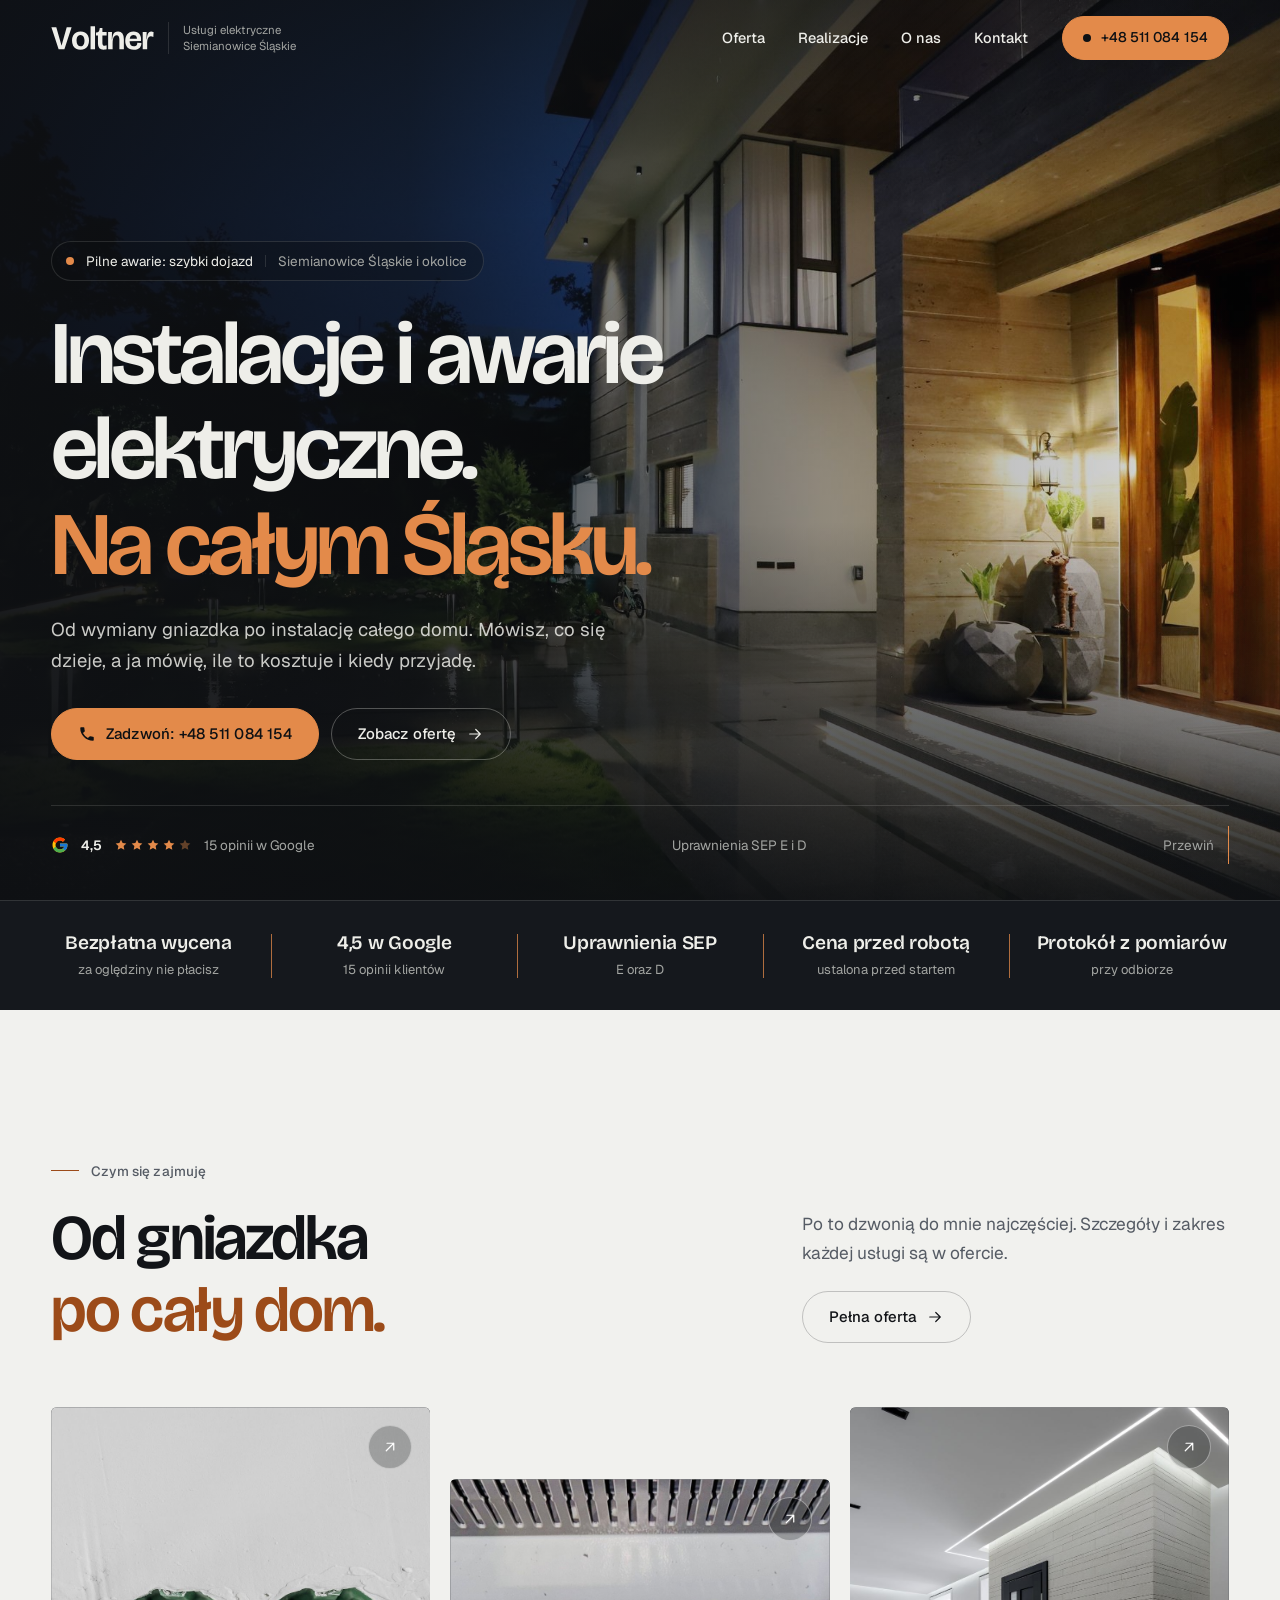
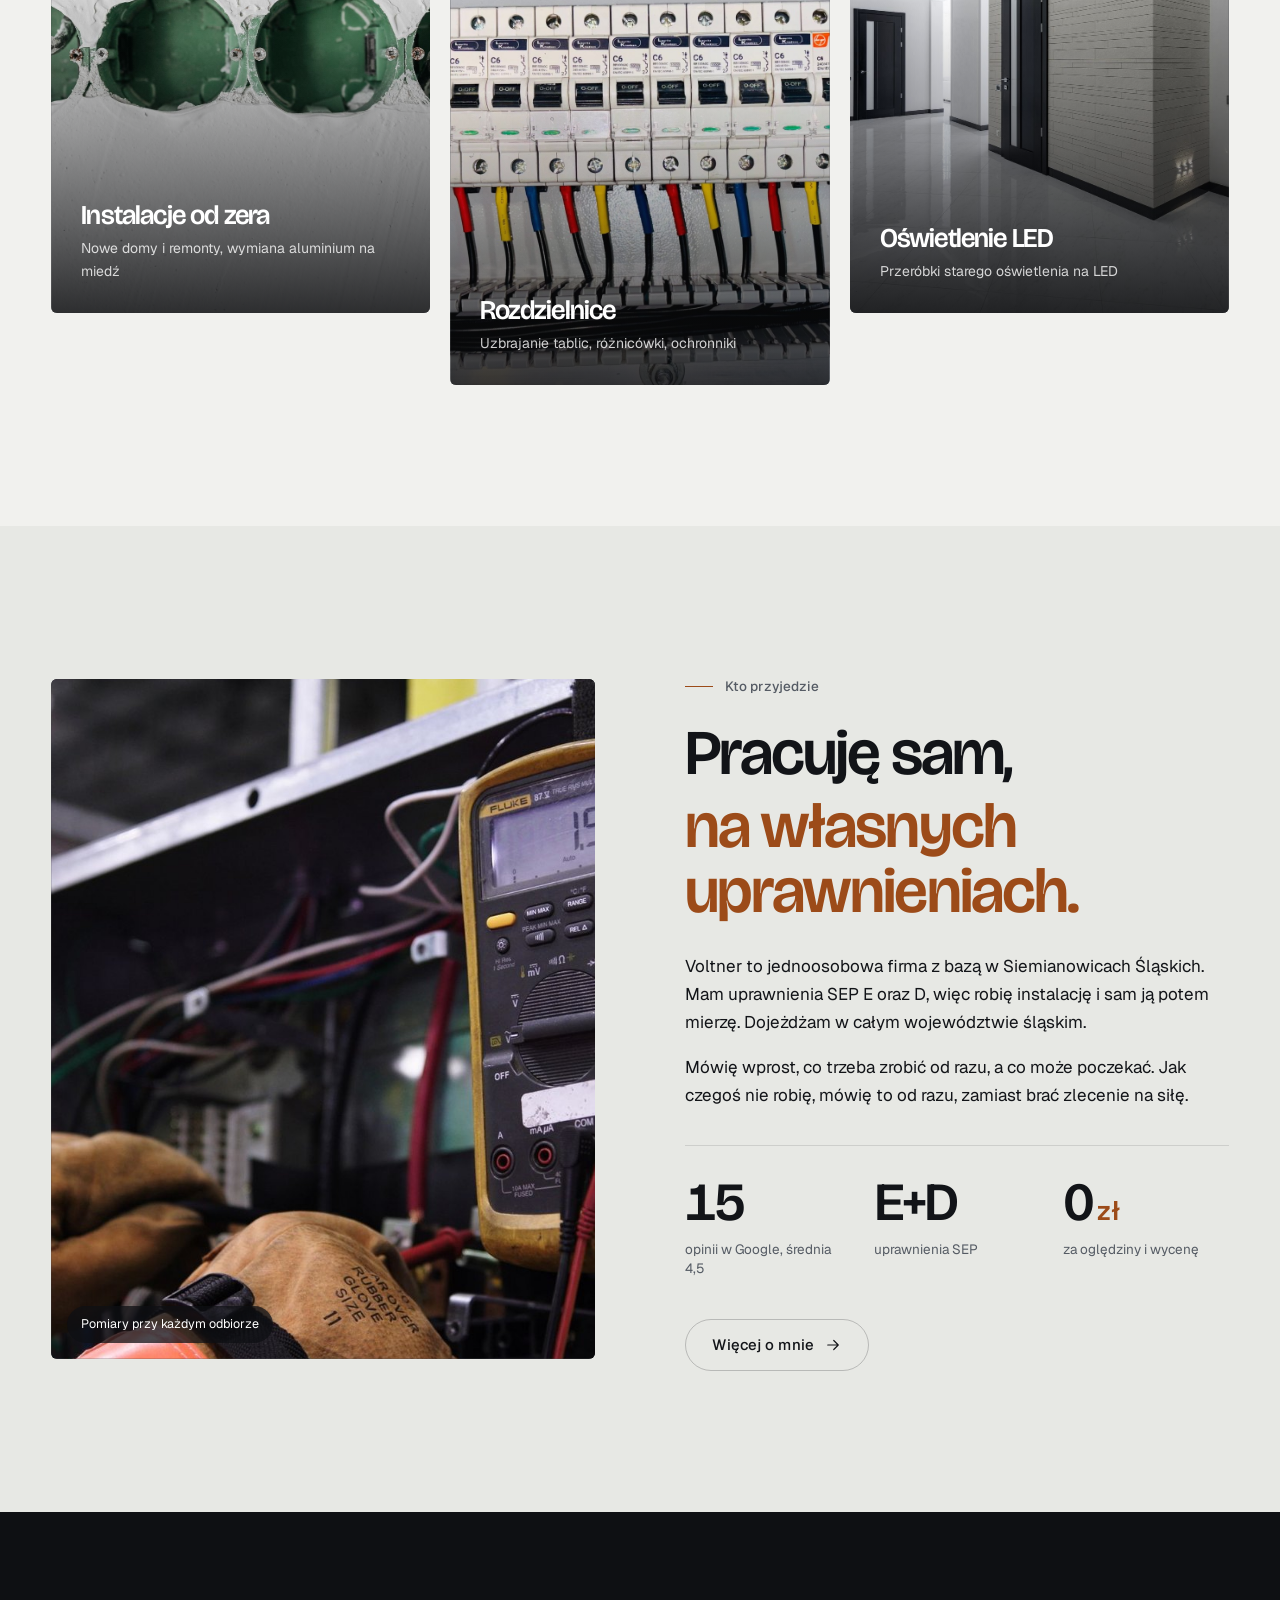
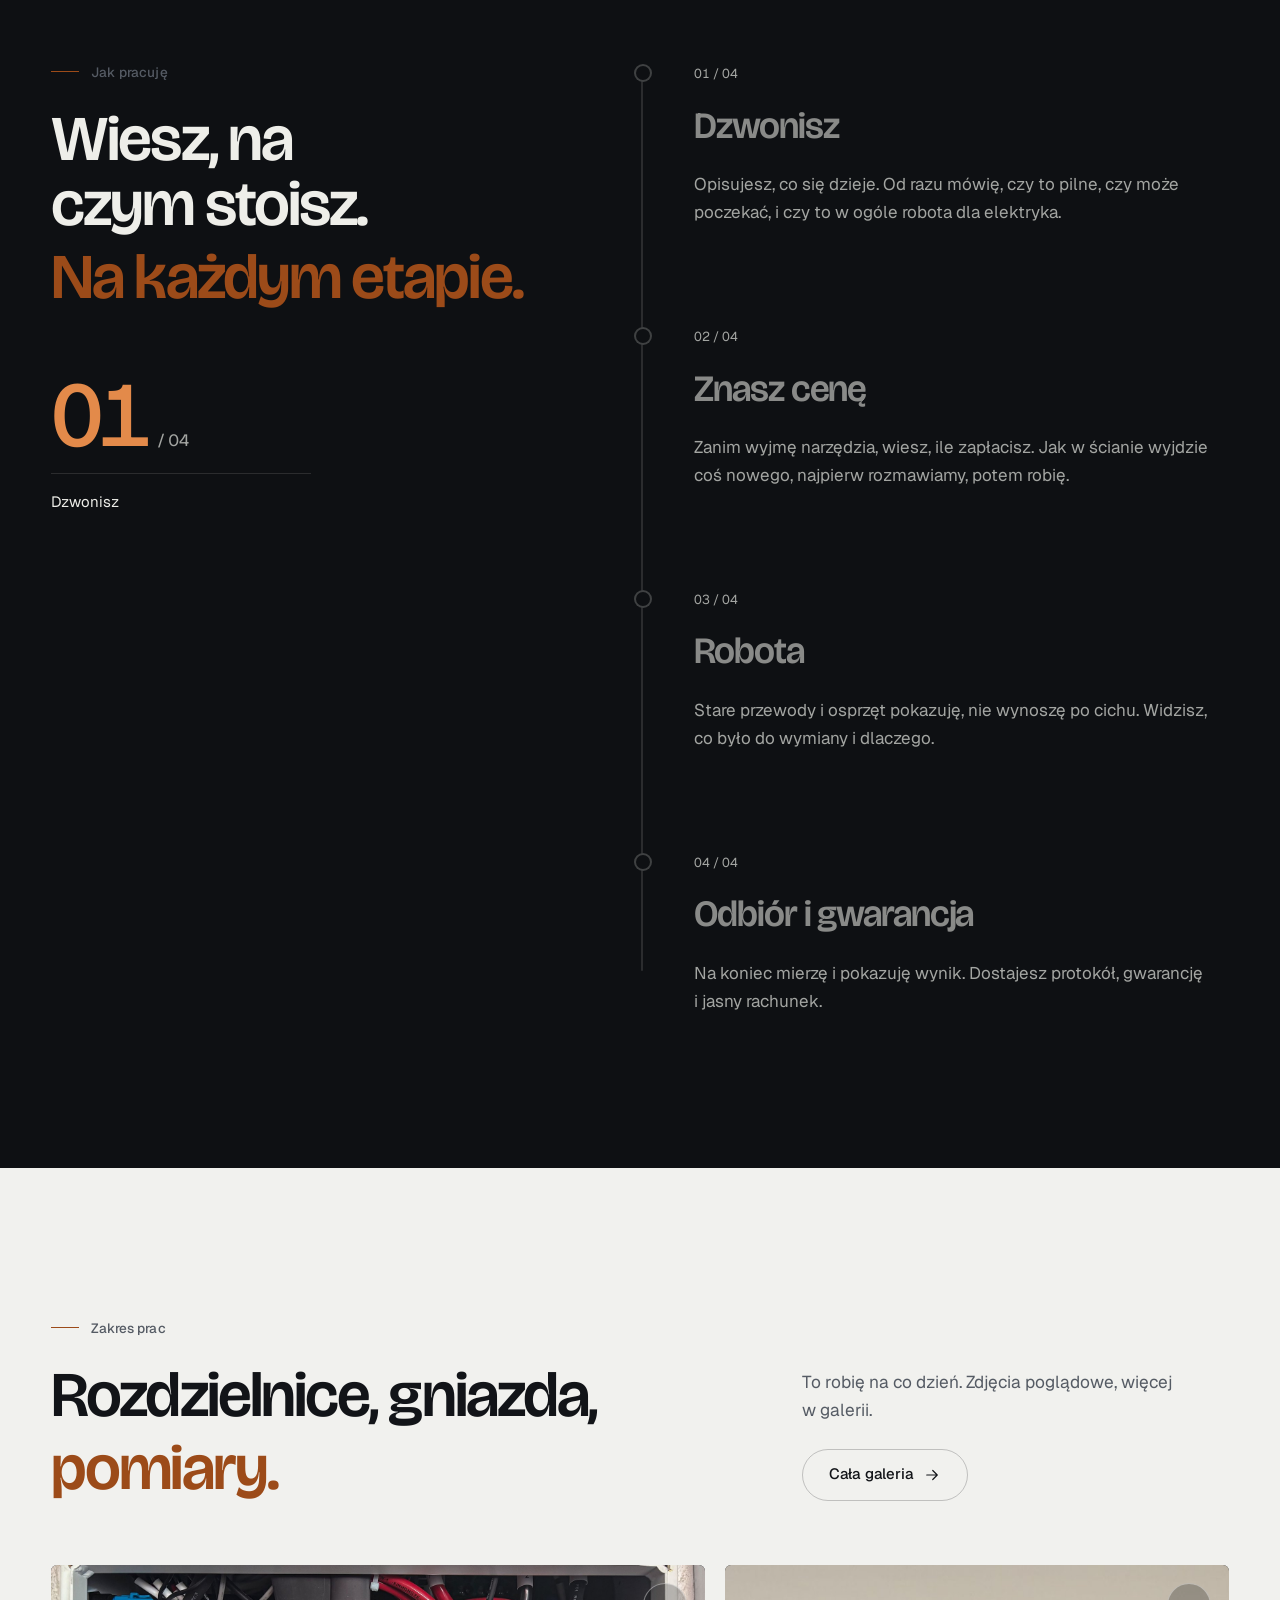
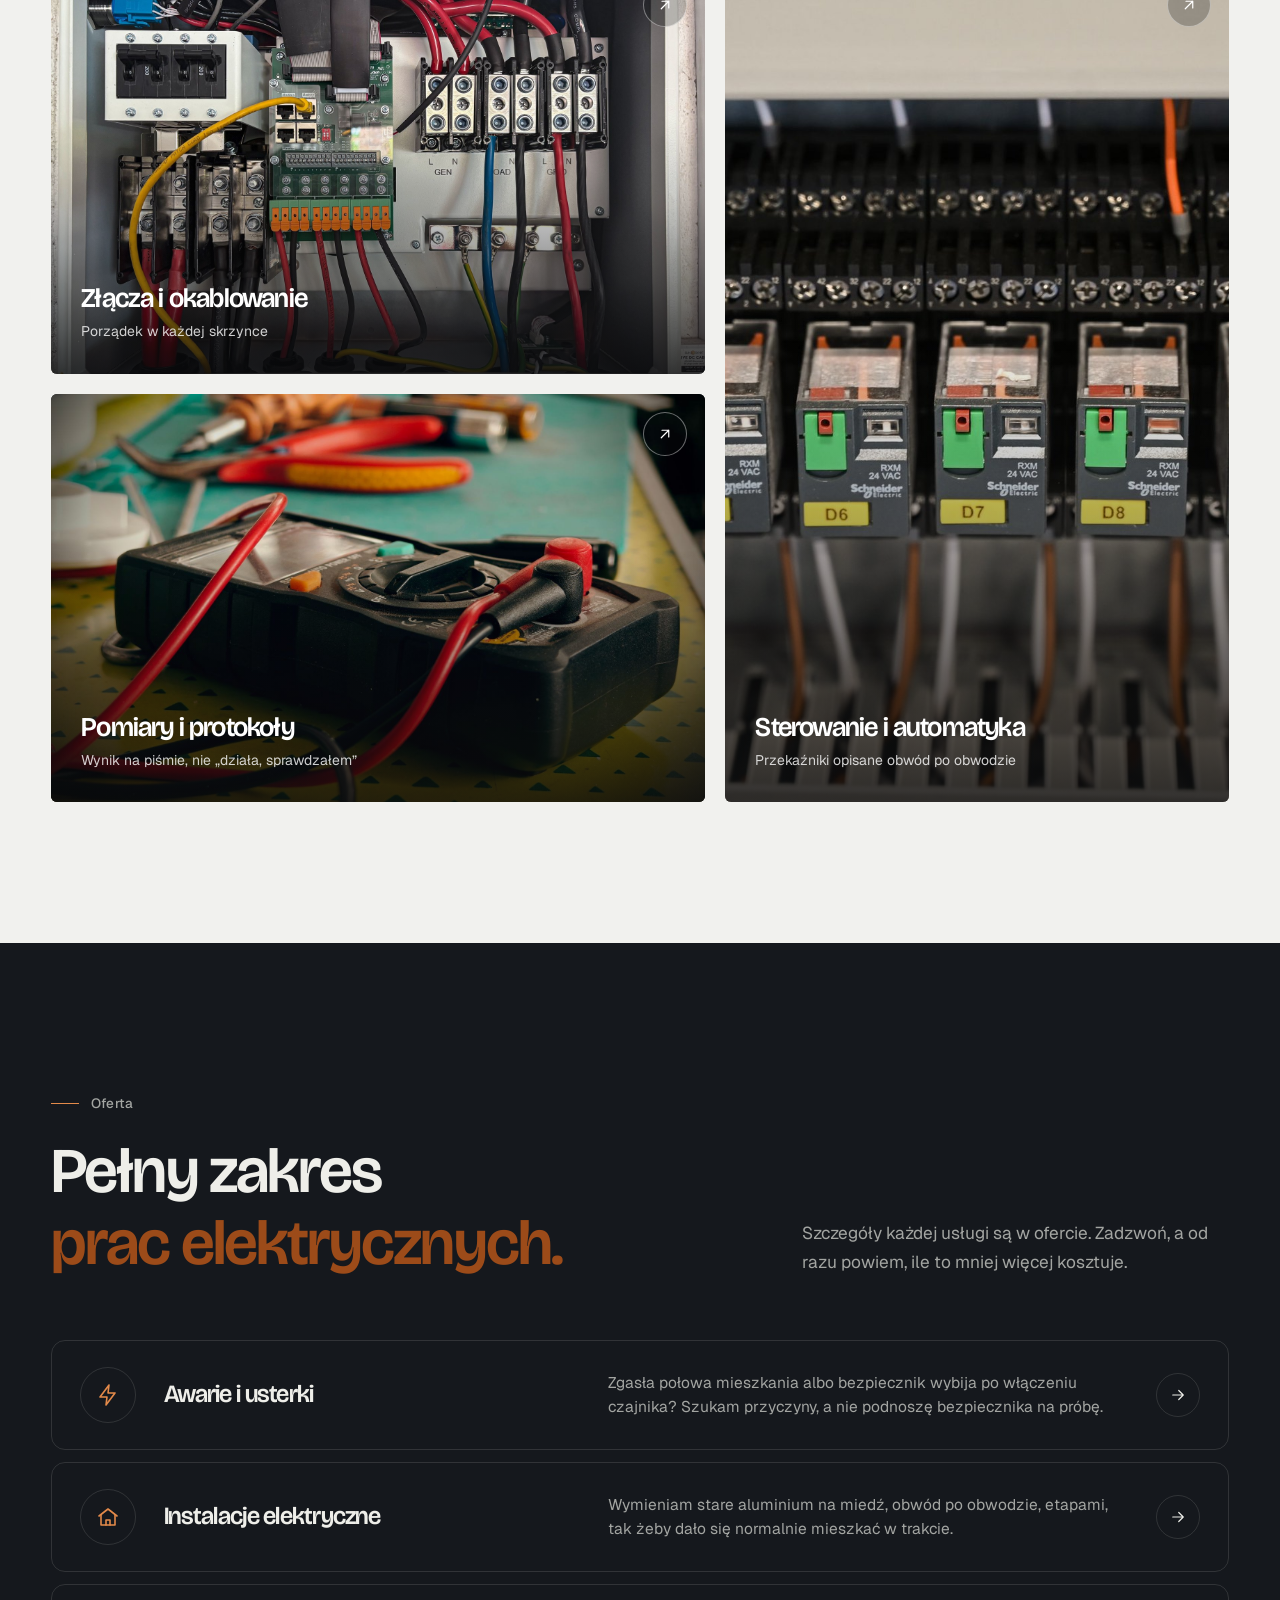
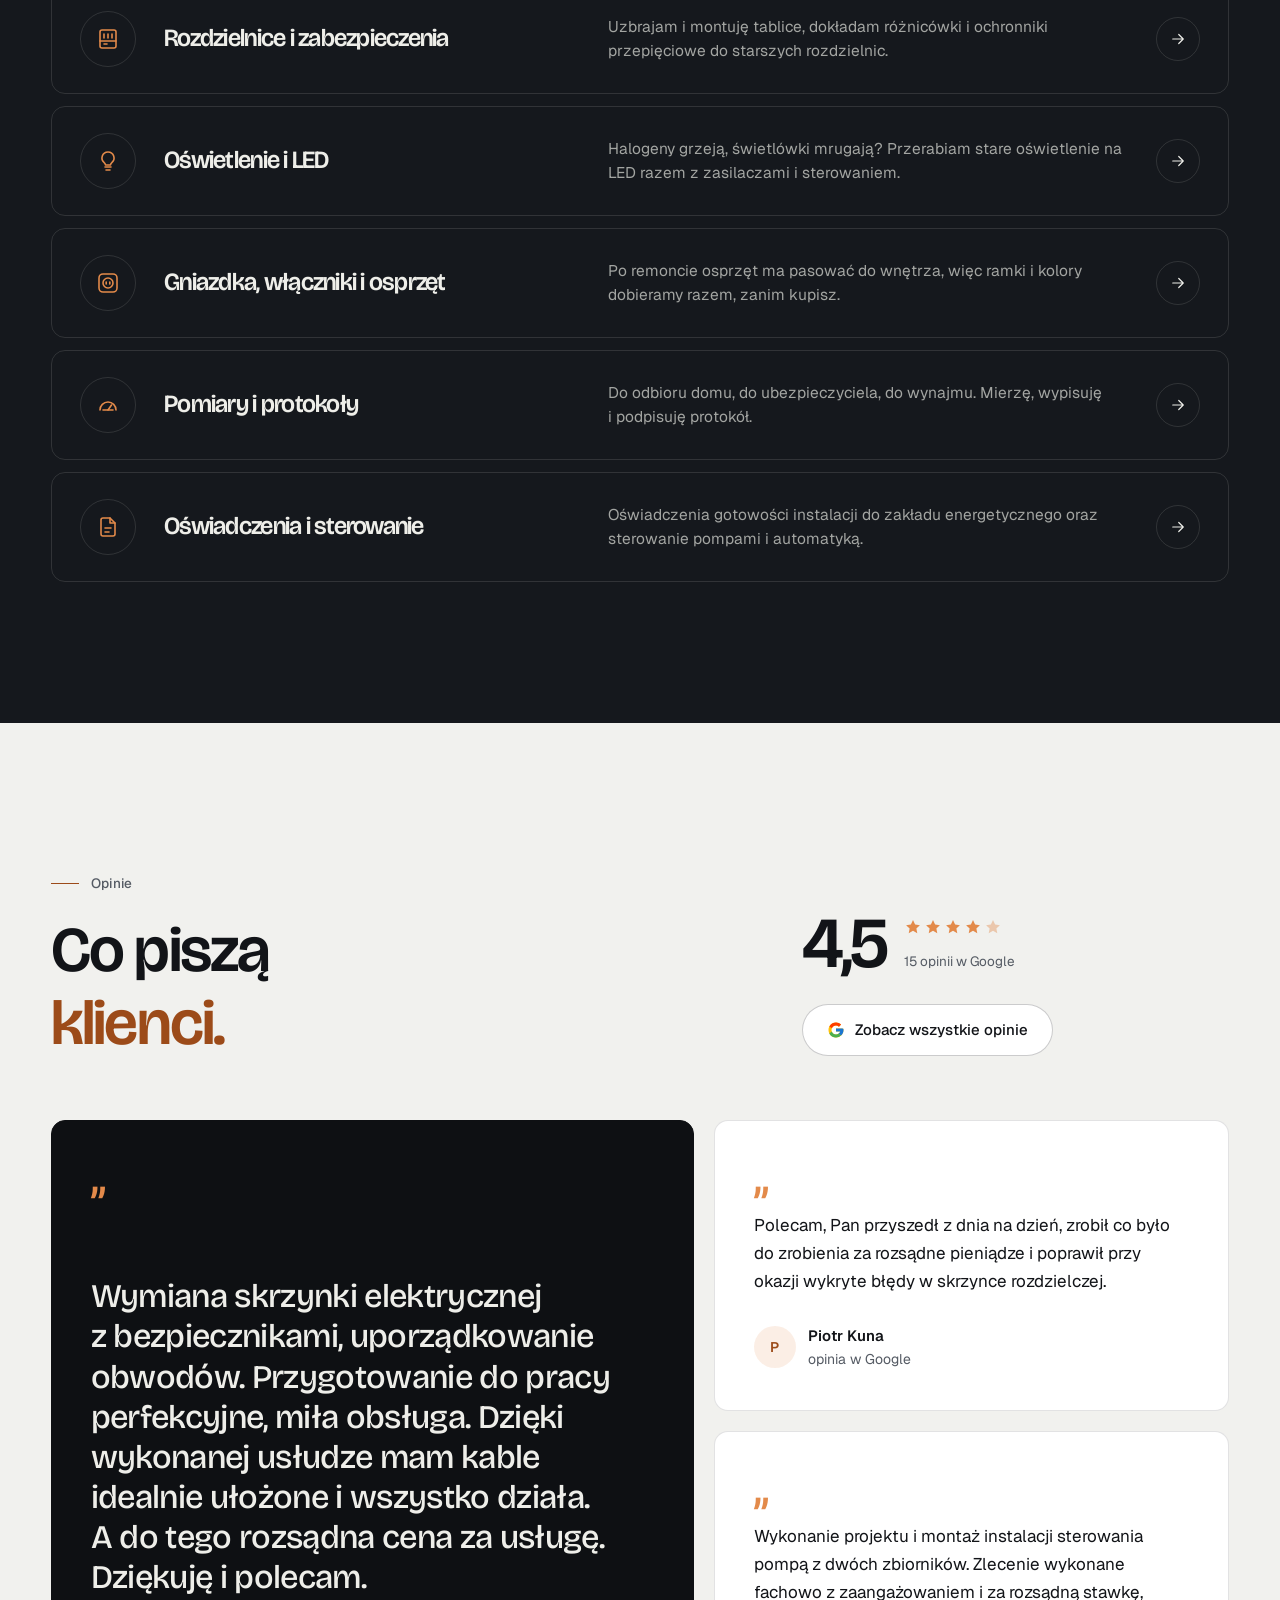
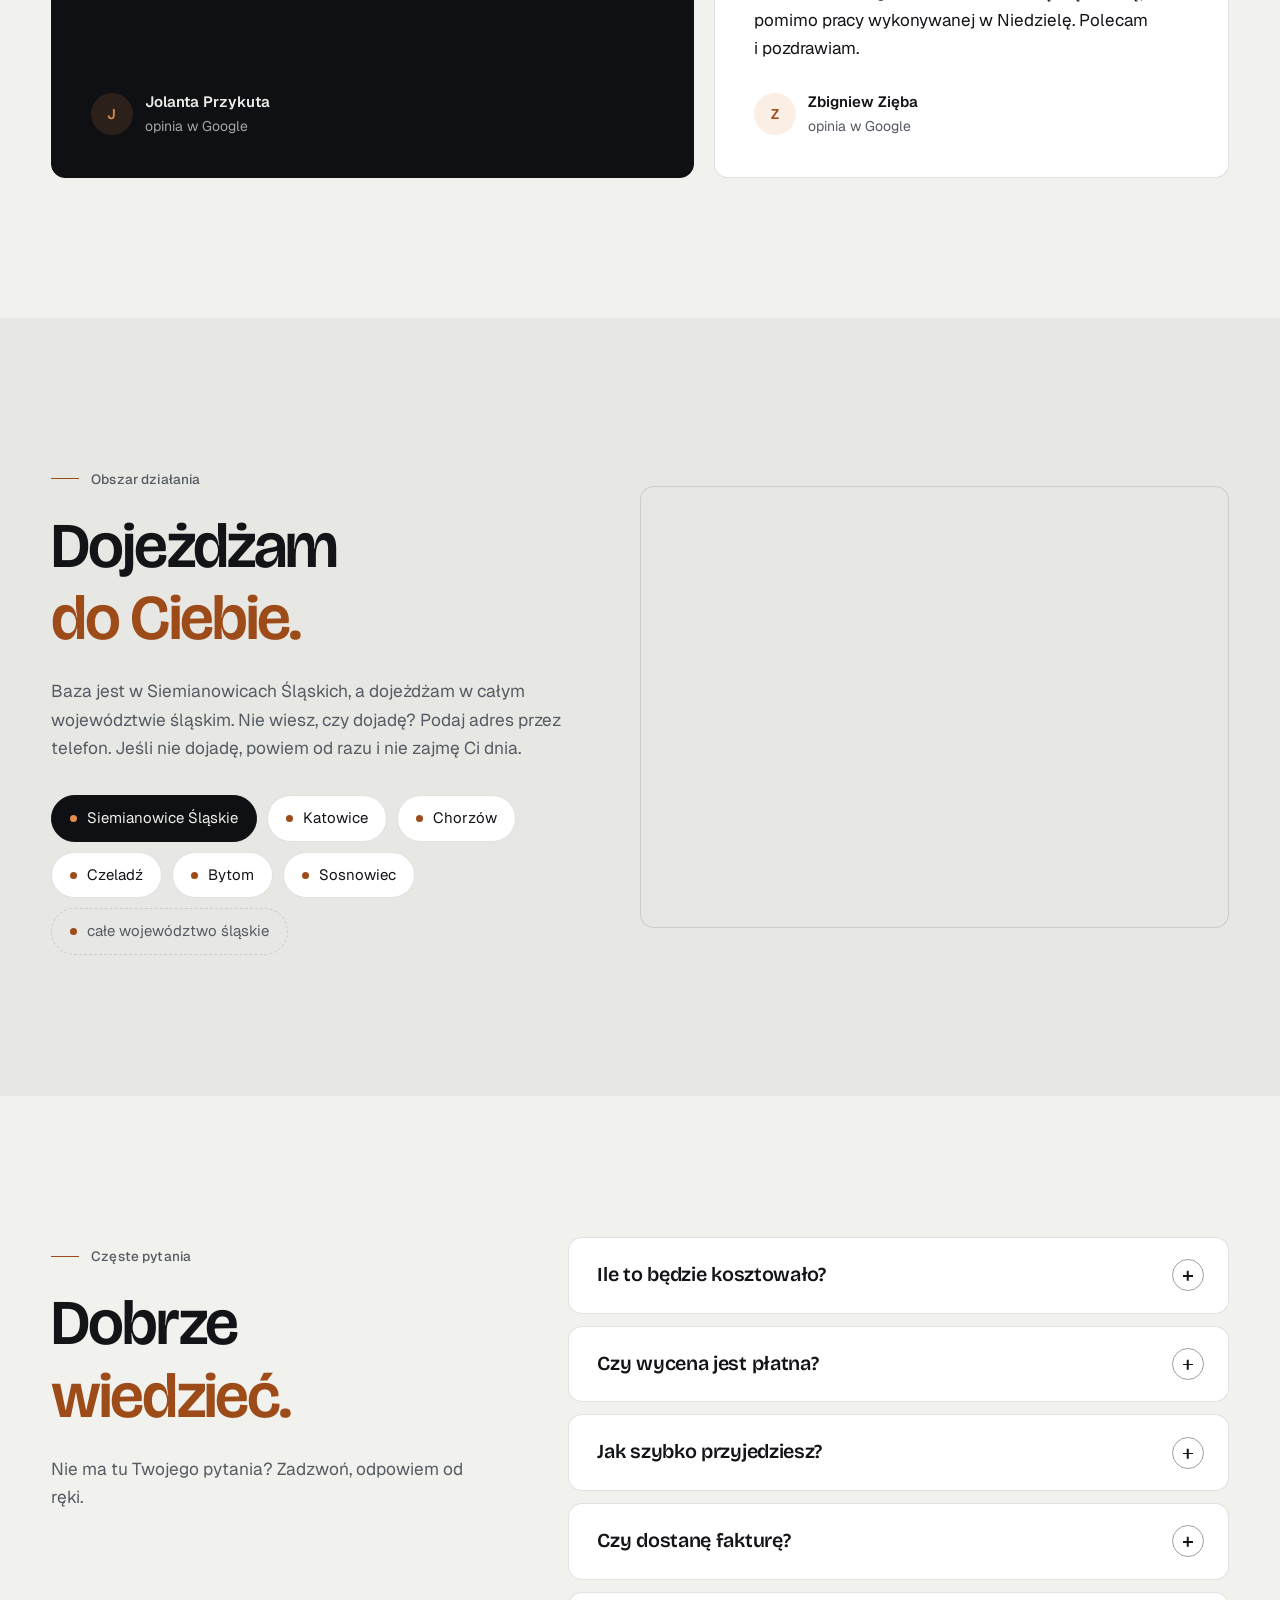
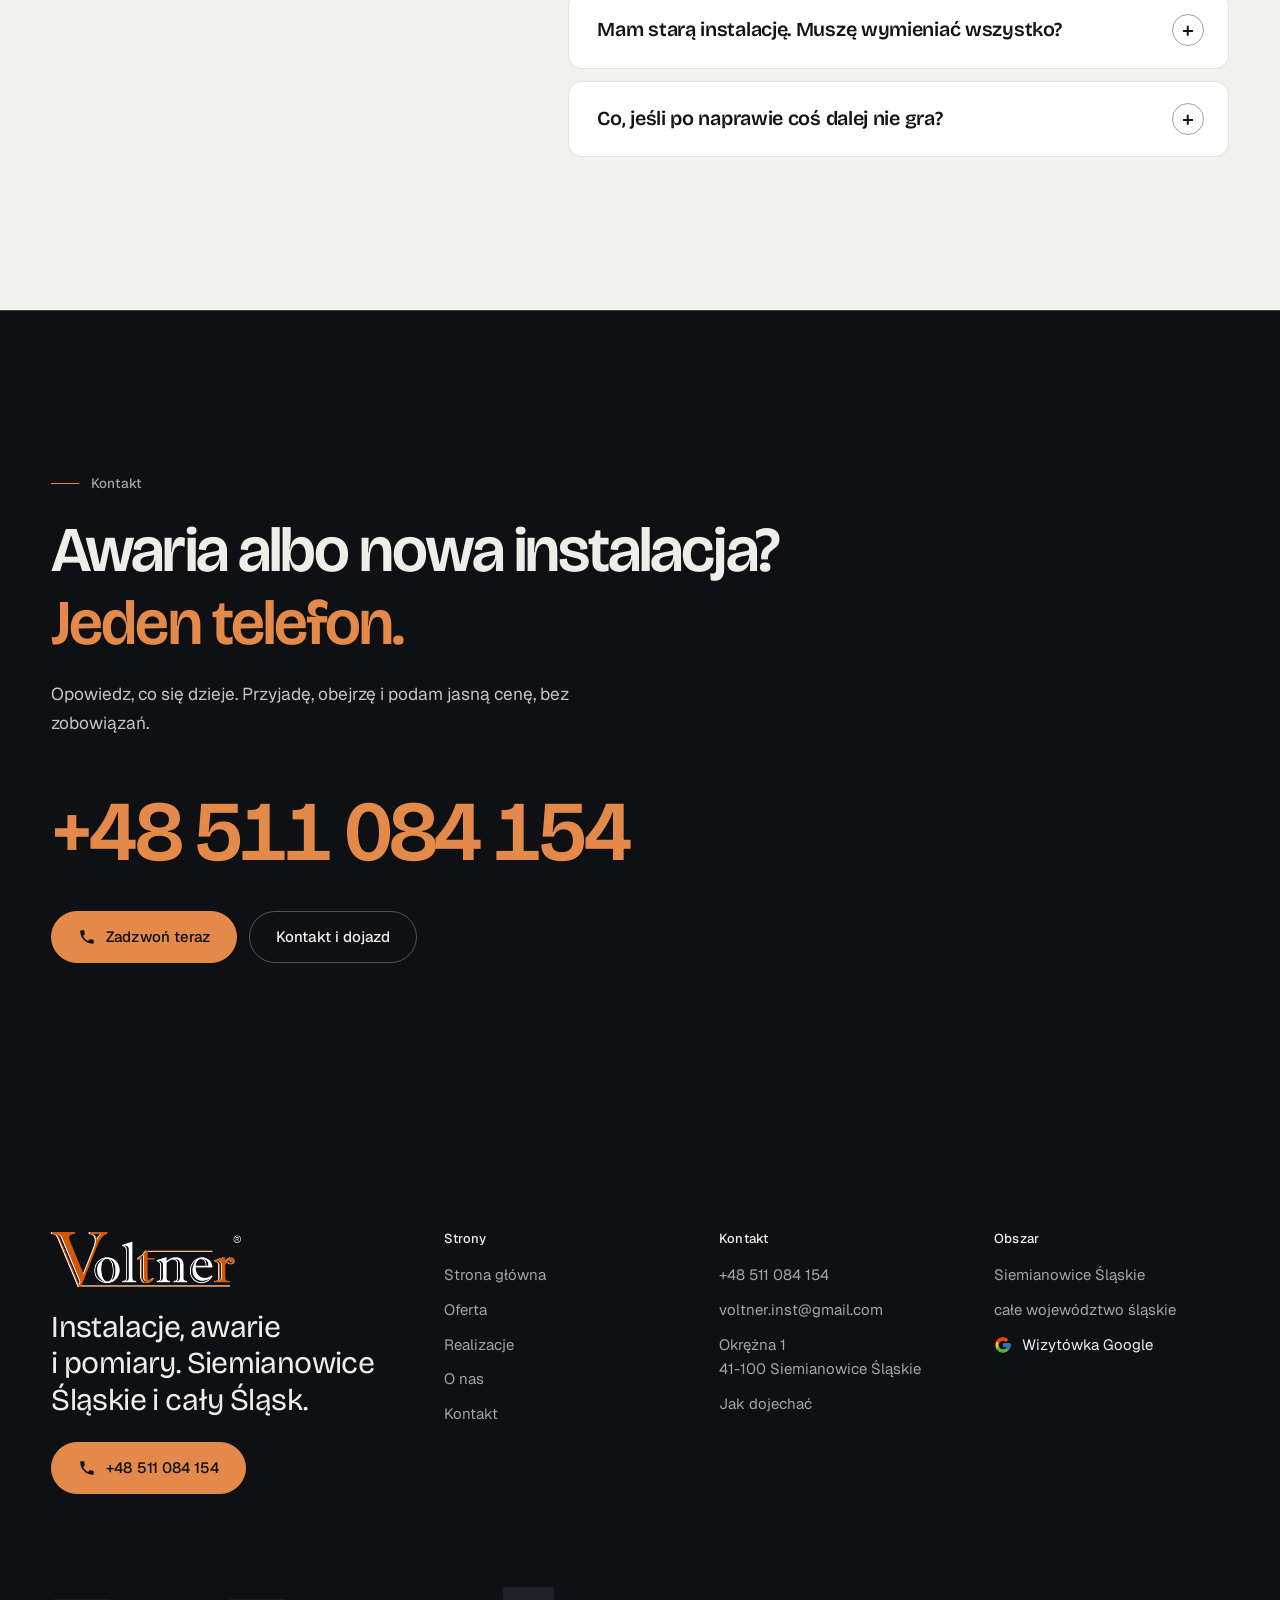
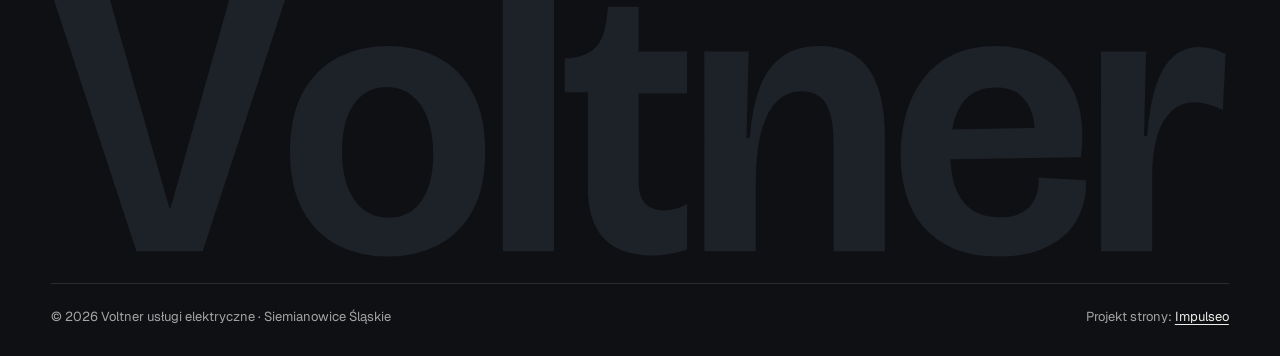
<file: index.html>
<!DOCTYPE html>
<html lang="pl">
<head>
<meta charset="UTF-8">
<meta name="viewport" content="width=device-width, initial-scale=1.0">
<title>Voltner - elektryk Siemianowice Śląskie | instalacje, awarie, pomiary</title>
<meta name="description" content="Elektryk z Siemianowic Śląskich z dojazdem w całym województwie śląskim. Awarie, instalacje, rozdzielnice, oświetlenie LED, pomiary z protokołem. Uprawnienia SEP E i D. Tel. +48 511 084 154.">
<link rel="canonical" href="https://impulseo-pl.github.io/voltner-uslugi-elektryczne/">
<meta name="robots" content="noindex, nofollow">
<meta name="theme-color" content="#0E1013">
<meta property="og:type" content="website">
<meta property="og:locale" content="pl_PL">
<meta property="og:site_name" content="Voltner usługi elektryczne">
<meta property="og:title" content="Voltner - elektryk Siemianowice Śląskie | instalacje, awarie, pomiary">
<meta property="og:description" content="Elektryk z Siemianowic Śląskich z dojazdem w całym województwie śląskim. Awarie, instalacje, rozdzielnice, oświetlenie LED, pomiary z protokołem. Uprawnienia SEP E i D. Tel. +48 511 084 154.">
<meta property="og:url" content="https://impulseo-pl.github.io/voltner-uslugi-elektryczne/">
<meta property="og:image" content="https://impulseo-pl.github.io/voltner-uslugi-elektryczne/img/og.jpg">
<meta property="og:image:width" content="1200">
<meta property="og:image:height" content="630">
<meta name="twitter:card" content="summary_large_image">
<script type="application/ld+json">{"@context": "https://schema.org", "@type": "Electrician", "name": "Voltner usługi elektryczne", "url": "https://impulseo-pl.github.io/voltner-uslugi-elektryczne/", "telephone": "+48511084154", "email": "voltner.inst@gmail.com", "image": "https://impulseo-pl.github.io/voltner-uslugi-elektryczne/img/og.jpg", "address": {"@type": "PostalAddress", "streetAddress": "Okrężna 1", "postalCode": "41-100", "addressLocality": "Siemianowice Śląskie", "addressCountry": "PL"}, "geo": {"@type": "GeoCoordinates", "latitude": 50.2966673, "longitude": 19.019728}, "areaServed": ["Siemianowice Śląskie", "województwo śląskie"], "aggregateRating": {"@type": "AggregateRating", "ratingValue": "4.5", "reviewCount": "15"}, "sameAs": ["https://maps.google.com/?cid=11020037258457436571"]}</script>
<script>(function(){var d=document.documentElement;d.classList.add('js');try{if(!window.matchMedia('(prefers-reduced-motion: reduce)').matches)d.classList.add('anim');}catch(e){}setTimeout(function(){if(!d.classList.contains('anim-ok'))d.classList.remove('anim');},3500);})();</script>
<script>(function(){try{var d=document.documentElement,q=/[?&]intro/.test(location.search);if(!q&&window.matchMedia&&matchMedia('(prefers-reduced-motion: reduce)').matches)return;if(!q&&sessionStorage.getItem('voltner_intro'))return;sessionStorage.setItem('voltner_intro','1');d.classList.add('intro-on');setTimeout(function(){d.classList.remove('intro-on','intro-gra','intro-out');d.classList.add('hero-go')},4600);}catch(e){}})();</script>
<link rel="preload" as="image" href="img/hero.jpg" fetchpriority="high">
<link rel="preconnect" href="https://fonts.googleapis.com">
<link rel="preconnect" href="https://fonts.gstatic.com" crossorigin>
<link href="https://fonts.googleapis.com/css2?family=Bricolage+Grotesque:opsz,wght@12..96,400..700&family=Geist:wght@400..600&display=swap" rel="stylesheet">
<link rel="stylesheet" href="assets/styles.css?v=20261026a">
<script src="assets/lenis.min.js?v=1.1.20" defer></script>
<script src="assets/main.js?v=20261026a" defer></script>
</head>
<body>
<a class="skip" href="#tresc">Przejdź do treści</a>
<header class="site-head">
<div class="intro" aria-hidden="true"><span class="intro-line"><i></i></span><span class="intro-meta">usługi elektryczne · Siemianowice Śląskie</span></div><div class="head-in">
  <a class="brand" href="index.html" aria-label="Voltner - strona główna">
    <span class="znak"><svg class="wm" viewBox="-1 -700 3084 721" role="img" aria-label="Voltner"><path pathLength="1" style="--i:0" d="M222.59283447265625 0.0 6.06689453125 -660.0H152.87200927734375L309.02423095703125 -113.07269287109375H312.02423095703125L465.9515380859375 -660.0H612.498291015625L396.230712890625 0.0Z"/><path pathLength="1" style="--i:1" d="M880.4832763671875 13.74163818359375Q806.5501708984375 13.74163818359375 748.5836181640625 -16.629180908203125Q690.6170654296875 -47.0 657.7462463378906 -108.11245727539062Q624.8754272460938 -169.22491455078125 624.8754272460938 -261.19146728515625Q624.8754272460938 -355.60784912109375 658.7295227050781 -416.59112548828125Q692.5836181640625 -477.57440185546875 750.533447265625 -507.4619445800781Q808.4832763671875 -537.3494873046875 881.1580200195312 -537.3494873046875Q956.3160400390625 -537.3494873046875 1013.7825927734375 -506.7203063964844Q1071.2491455078125 -476.09112548828125 1103.7491455078125 -414.8494873046875Q1136.2491455078125 -353.60784912109375 1136.2491455078125 -260.899658203125Q1136.2491455078125 -166.22491455078125 1102.6534118652344 -105.37081909179688Q1069.0576782226562 -44.5167236328125 1011.1078491210938 -15.387542724609375Q953.1580200195312 13.74163818359375 880.4832763671875 13.74163818359375ZM883.1914672851562 -88.46484375Q920.3921508789062 -88.46484375 946.301025390625 -107.77337646484375Q972.2098999023438 -127.0819091796875 986.0518798828125 -164.31143188476562Q999.8938598632812 -201.54095458984375 999.8938598632812 -253.70819091796875Q999.8938598632812 -309.5836181640625 985.1810607910156 -348.5715026855469Q970.46826171875 -387.55938720703125 943.1885681152344 -408.7554626464844Q915.9088745117188 -429.9515380859375 877.7081909179688 -429.9515380859375Q841.2491455078125 -429.9515380859375 815.2110900878906 -410.12628173828125Q789.1730346679688 -390.301025390625 775.2018737792969 -352.6839599609375Q761.230712890625 -315.06689453125 761.230712890625 -262.67474365234375Q761.230712890625 -180.732421875 793.5438537597656 -134.5986328125Q825.8569946289062 -88.46484375 883.1914672851562 -88.46484375Z"/><path pathLength="1" style="--i:2" d="M1182.1337890625 0.0V-692.2491455078125H1316.7474365234375V0.0Z"/><path pathLength="1" style="--i:3" d="M1573.1488037109375 10.966552734375Q1489.1914672851562 10.966552734375 1447.0501708984375 -33.303924560546875Q1404.9088745117188 -77.57440185546875 1404.9088745117188 -168.27337646484375V-416.46826171875H1344.3252563476562V-505.29180908203125H1356.367919921875Q1407.5167236328125 -511.22491455078125 1429.2537536621094 -538.5242309570312Q1450.9907836914062 -565.8235473632812 1455.698974609375 -620.6470947265625L1457.5075073242188 -640.4740600585938H1538.0392456054688V-523.3494873046875H1664.9815673828125V-413.501708984375H1538.0392456054688V-179.39794921875Q1538.0392456054688 -140.8812255859375 1556.4100646972656 -123.8477783203125Q1574.7808837890625 -106.8143310546875 1603.5894165039062 -106.8143310546875Q1618.8812255859375 -106.8143310546875 1635.3022155761719 -111.3310546875Q1651.7232055664062 -115.8477783203125 1664.9815673828125 -124.39794921875V-3.80853271484375Q1637.5986328125 4.67474365234375 1615.0196228027344 7.820648193359375Q1592.4406127929688 10.966552734375 1573.1488037109375 10.966552734375Z"/><path pathLength="1" style="--i:4" d="M1710.1337890625 0.0V-278.07269287109375L1709.6170654296875 -523.3494873046875H1826.2064819335938L1820.5225219726562 -296.9815673828125H1829.0392456054688Q1835.0392456054688 -378.5986328125 1855.9435119628906 -431.6822509765625Q1876.8477783203125 -484.765869140625 1915.0104064941406 -511.05767822265625Q1953.1730346679688 -537.3494873046875 2010.431396484375 -537.3494873046875Q2097.2064819335938 -537.3494873046875 2140.060577392578 -478.02423095703125Q2182.9146728515625 -418.698974609375 2182.9146728515625 -298.72320556640625V0.0H2048.301025390625V-284.698974609375Q2048.301025390625 -353.167236328125 2028.5715026855469 -386.2387390136719Q2008.8419799804688 -419.31024169921875 1964.832763671875 -419.31024169921875Q1927.8569946289062 -419.31024169921875 1900.8523864746094 -393.7889099121094Q1873.8477783203125 -368.267578125 1859.297607421875 -313.6459045410156Q1844.7474365234375 -259.02423095703125 1844.7474365234375 -170.46484375V0.0Z"/><path pathLength="1" style="--i:5" d="M2481.899658203125 13.74163818359375Q2412.3252563476562 13.74163818359375 2363.504608154297 -6.854095458984375Q2314.6839599609375 -27.4498291015625 2283.6839599609375 -64.04556274414062Q2252.6839599609375 -100.64129638671875 2238.2796936035156 -148.899658203125Q2223.8754272460938 -197.15802001953125 2223.8754272460938 -252.74163818359375Q2223.8754272460938 -309.74163818359375 2238.504608154297 -361.0957336425781Q2253.1337890625 -412.4498291015625 2283.3754272460938 -452.0455627441406Q2313.6170654296875 -491.64129638671875 2360.696075439453 -514.4953918457031Q2407.7750854492188 -537.3494873046875 2472.6747436523438 -537.3494873046875Q2535.5075073242188 -537.3494873046875 2581.5530700683594 -515.6580200195312Q2627.5986328125 -493.966552734375 2656.2110900878906 -454.6793518066406Q2684.8235473632812 -415.39215087890625 2694.8737182617188 -362.45904541015625Q2704.9238891601562 -309.52593994140625 2696.2491455078125 -246.55938720703125L2307.565185546875 -240.301025390625V-318.22491455078125L2594.46826171875 -323.4832763671875L2573.9849853515625 -278.42559814453125Q2578.434814453125 -325.7174072265625 2568.6095581054688 -359.2843017578125Q2558.7843017578125 -392.8511962890625 2535.296417236328 -410.9013671875Q2511.8085327148438 -428.9515380859375 2472.6747436523438 -428.9515380859375Q2431.0242309570312 -428.9515380859375 2404.632080078125 -407.7554626464844Q2378.2399291992188 -386.55938720703125 2366.268768310547 -348.3131408691406Q2354.297607421875 -310.06689453125 2354.297607421875 -258.93310546875Q2354.297607421875 -173.02423095703125 2386.8523864746094 -130.98617553710938Q2419.4071655273438 -88.9481201171875 2483.6747436523438 -88.9481201171875Q2513.6170654296875 -88.9481201171875 2533.4924926757812 -97.40255737304688Q2553.367919921875 -105.85699462890625 2565.305633544922 -120.58651733398438Q2577.2433471679688 -135.3160400390625 2581.8892517089844 -154.14129638671875Q2586.53515625 -172.966552734375 2585.2767944335938 -193.4498291015625L2709.2491455078125 -185.966552734375Q2711.2156982421875 -149.3494873046875 2699.9071655273438 -113.96194458007812Q2688.5986328125 -78.57440185546875 2661.694366455078 -49.8662109375Q2634.7901000976562 -21.15802001953125 2590.3569946289062 -3.70819091796875Q2545.9238891601562 13.74163818359375 2481.899658203125 13.74163818359375Z"/><path pathLength="1" style="--i:6" d="M2749.1337890625 0.0V-270.72320556640625L2748.6170654296875 -523.3494873046875H2867.1730346679688L2861.4890747070312 -301.72320556640625H2870.0057983398438Q2876.0057983398438 -387.0150146484375 2894.1517028808594 -438.2278137207031Q2912.297607421875 -489.44061279296875 2940.6061401367188 -512.265869140625Q2968.9146728515625 -535.0911254882812 3004.7566528320312 -535.0911254882812Q3021.46484375 -535.0911254882812 3039.5438537597656 -530.7370300292969Q3057.6228637695312 -526.3829345703125 3075.3310546875 -516.93310546875L3068.1061401367188 -369.22833251953125Q3048.431396484375 -380.16143798828125 3029.498291015625 -385.2404479980469Q3010.565185546875 -390.3194580078125 2993.632080078125 -390.3194580078125Q2958.53173828125 -390.3194580078125 2933.8189392089844 -367.6689453125Q2909.1061401367188 -345.0184326171875 2896.0559692382812 -301.234130859375Q2883.0057983398438 -257.4498291015625 2883.0057983398438 -194.79010009765625V0.0Z"/></svg></span>
    <span class="brand-sub">Usługi elektryczne<br>Siemianowice Śląskie</span>
  </a>
  <nav class="nav-links" aria-label="Menu główne">
    <a class="nl" href="oferta.html">Oferta</a><a class="nl" href="realizacje.html">Realizacje</a><a class="nl" href="o-nas.html">O&nbsp;nas</a><a class="nl" href="kontakt.html">Kontakt</a>
    <a class="btn btn-copper nav-cta" href="tel:+48511084154"><span class="live" aria-hidden="true"></span>+48 511 084 154</a>
  </nav>
  <button class="burger" type="button" aria-label="Otwórz menu" aria-expanded="false" aria-controls="mnav"><span></span><span></span></button>
</div>
</header>
<script>(function(){var d=document.documentElement;if(!d.classList.contains('intro-on'))return;
var wyszlo=false,koniec=false,t0=Date.now();
function heroGotowe(){var im=document.querySelector('.hero-media img');return !!(im&&im.complete&&im.naturalWidth>0);}
function sprzataj(){if(koniec)return;koniec=true;d.classList.add('hero-go');d.classList.remove('intro-on','intro-gra','intro-out');
['--i-w','--i-h','--i-px','--i-py','--i-zmniejsz','--i-baza-w','--i-baza-h'].forEach(function(k){d.style.removeProperty(k);});
try{document.dispatchEvent(new Event('wejscie:koniec'));}catch(e){}}
function wyjdz(){if(wyszlo||koniec)return;wyszlo=true;d.classList.add('intro-out');setTimeout(function(){d.classList.add('hero-go');},240);setTimeout(sprzataj,880);}
function moze(){if(wyszlo||koniec)return;var t=Date.now()-t0;if(t>=1240&&(heroGotowe()||t>=1700))wyjdz();else setTimeout(moze,60);}
try{var znak=document.querySelector('.brand .znak'),wm=znak&&znak.querySelector('.wm');if(!wm){sprzataj();return;}
znak.classList.add('mierze');var r=wm.getBoundingClientRect();znak.classList.remove('mierze');
if(!r.width||!r.height){sprzataj();return;}
var W=window.innerWidth,H=window.innerHeight,cel=W<680?Math.min(W*0.66,300):Math.min(W*0.34,520);cel=Math.max(r.width,cel);
var u=function(k,v){d.style.setProperty(k,v);};
u('--i-w',Math.round(cel)+'px');u('--i-h',Math.round(cel*r.height/r.width)+'px');u('--i-zmniejsz',(r.width/cel).toFixed(4));
u('--i-px',Math.round(r.left+r.width/2-W/2)+'px');u('--i-py',Math.round(r.top+r.height/2-H/2)+'px');
u('--i-baza-w',Math.round(r.width)+'px');u('--i-baza-h',Math.round(r.height)+'px');
requestAnimationFrame(function(){requestAnimationFrame(function(){d.classList.add('intro-gra');t0=Date.now();moze();});});
['wheel','touchstart','keydown','pointerdown'].forEach(function(ev){window.addEventListener(ev,function(){sprzataj();},{once:true,passive:true});});
setTimeout(sprzataj,3900);
}catch(e){sprzataj();}})();</script>
<div class="mnav" id="mnav">
  <div class="mnav-in">
    <a class="ml" href="index.html" aria-current="page">Strona główna</a><a class="ml" href="oferta.html">Oferta</a><a class="ml" href="realizacje.html">Realizacje</a><a class="ml" href="o-nas.html">O&nbsp;nas</a><a class="ml" href="kontakt.html">Kontakt</a>
    <div class="mnav-foot">
      <span>Pilne awarie: szybki dojazd, Siemianowice Śląskie i&nbsp;okolice</span>
      <a class="btn btn-copper" href="tel:+48511084154"><svg class="ico" width="16" height="16" viewBox="0 0 24 24" fill="none" aria-hidden="true"><path d="M6.6 10.8a15.5 15.5 0 0 0 6.6 6.6l2.2-2.2a1 1 0 0 1 1-.24 11.4 11.4 0 0 0 3.6.58 1 1 0 0 1 1 1V20a1 1 0 0 1-1 1A17 17 0 0 1 3 4a1 1 0 0 1 1-1h3.5a1 1 0 0 1 1 1c0 1.25.2 2.46.58 3.6a1 1 0 0 1-.25 1l-2.23 2.2Z" fill="currentColor"/></svg>+48 511 084 154</a>
    </div>
  </div>
</div>
<main id="tresc">

<section class="hero">
  <div class="hero-media"><img src="img/hero.jpg" alt="Nowoczesny dom wieczorem z oświetleniem ogrodu, schodów i wejścia" width="1880" height="1253" decoding="async" fetchpriority="high"></div>
  <div class="hero-in">
    <p class="hero-tag up" style="--d:0"><span class="live" aria-hidden="true"></span>Pilne awarie: szybki dojazd<span class="sep" aria-hidden="true"></span><span class="muted">Siemianowice Śląskie i&nbsp;okolice</span></p>
    <h1><span class="ln"><span class="ln-i" style="--k:0">Instalacje i&nbsp;awarie</span></span><span class="ln"><span class="ln-i" style="--k:1">elektryczne.</span></span><span class="ln"><span class="ln-i" style="--k:2"><em>Na całym Śląsku.</em></span></span></h1>
    <p class="hero-lead up" style="--d:380">Od wymiany gniazdka po instalację całego domu. Mówisz, co się dzieje, a&nbsp;ja mówię, ile to kosztuje i&nbsp;kiedy przyjadę.</p>
    <div class="hero-ctas up" style="--d:500">
      <a class="btn btn-copper" href="tel:+48511084154"><svg class="ico" width="16" height="16" viewBox="0 0 24 24" fill="none" aria-hidden="true"><path d="M6.6 10.8a15.5 15.5 0 0 0 6.6 6.6l2.2-2.2a1 1 0 0 1 1-.24 11.4 11.4 0 0 0 3.6.58 1 1 0 0 1 1 1V20a1 1 0 0 1-1 1A17 17 0 0 1 3 4a1 1 0 0 1 1-1h3.5a1 1 0 0 1 1 1c0 1.25.2 2.46.58 3.6a1 1 0 0 1-.25 1l-2.23 2.2Z" fill="currentColor"/></svg>Zadzwoń: +48 511 084 154</a>
      <a class="btn btn-ghost" href="oferta.html">Zobacz ofertę<svg class="ico arr" width="18" height="18" viewBox="0 0 24 24" fill="none" stroke="currentColor" stroke-width="1.6" stroke-linecap="round" stroke-linejoin="round" aria-hidden="true"><path d="M5 12h14M13 6l6 6-6 6"/></svg></a>
    </div>
    <div class="hero-foot up" style="--d:640">
      <span class="rate"><svg class="g-logo" viewBox="0 0 48 48" aria-hidden="true"><path fill="#FFC107" d="M43.6 20.5H42V20H24v8h11.3C33.7 32.7 29.2 36 24 36c-6.6 0-12-5.4-12-12s5.4-12 12-12c3.1 0 5.8 1.2 7.9 3.1l5.7-5.7C34 6.1 29.3 4 24 4 12.9 4 4 12.9 4 24s8.9 20 20 20 20-8.9 20-20c0-1.3-.1-2.4-.4-3.5z"/><path fill="#FF3D00" d="m6.3 14.7 6.6 4.8C14.7 15.1 19 12 24 12c3.1 0 5.8 1.2 7.9 3.1l5.7-5.7C34 6.1 29.3 4 24 4 16.3 4 9.7 8.3 6.3 14.7z"/><path fill="#4CAF50" d="M24 44c5.2 0 9.9-2 13.4-5.2l-6.2-5.2A11.9 11.9 0 0 1 24 36c-5.2 0-9.6-3.3-11.3-7.9l-6.5 5C9.5 39.6 16.2 44 24 44z"/><path fill="#1976D2" d="M43.6 20.5H42V20H24v8h11.3a12 12 0 0 1-4.1 5.6l6.2 5.2C37 39.2 44 34 44 24c0-1.3-.1-2.4-.4-3.5z"/></svg><b>4,5</b><span class="stars" aria-label="Ocena 4,5 na 5"><svg viewBox="0 0 24 24" aria-hidden="true"><path fill="currentColor" d="M12 2.8l2.8 5.9 6.4.8-4.7 4.4 1.2 6.3L12 17.1l-5.7 3.1 1.2-6.3L2.8 9.5l6.4-.8z"/></svg><svg viewBox="0 0 24 24" aria-hidden="true"><path fill="currentColor" d="M12 2.8l2.8 5.9 6.4.8-4.7 4.4 1.2 6.3L12 17.1l-5.7 3.1 1.2-6.3L2.8 9.5l6.4-.8z"/></svg><svg viewBox="0 0 24 24" aria-hidden="true"><path fill="currentColor" d="M12 2.8l2.8 5.9 6.4.8-4.7 4.4 1.2 6.3L12 17.1l-5.7 3.1 1.2-6.3L2.8 9.5l6.4-.8z"/></svg><svg viewBox="0 0 24 24" aria-hidden="true"><path fill="currentColor" d="M12 2.8l2.8 5.9 6.4.8-4.7 4.4 1.2 6.3L12 17.1l-5.7 3.1 1.2-6.3L2.8 9.5l6.4-.8z"/></svg><svg style="opacity:.4" viewBox="0 0 24 24" aria-hidden="true"><path fill="currentColor" d="M12 2.8l2.8 5.9 6.4.8-4.7 4.4 1.2 6.3L12 17.1l-5.7 3.1 1.2-6.3L2.8 9.5l6.4-.8z"/></svg></span><span>15 opinii w&nbsp;Google</span></span>
      <span>Uprawnienia SEP E i&nbsp;D</span>
      <span class="cue" aria-hidden="true">Przewiń<span class="cue-line"><i></i></span></span>
    </div>
  </div>
</section>

<section class="strip" aria-label="Najważniejsze w skrócie">
  <div class="strip-in">
    <div class="strip-it"><div class="k">Bezpłatna wycena</div><div class="v">za oględziny nie płacisz</div></div>
    <div class="strip-it"><div class="k">4,5 w&nbsp;Google</div><div class="v">15 opinii klientów</div></div>
    <div class="strip-it"><div class="k">Uprawnienia SEP</div><div class="v">E oraz D</div></div>
    <div class="strip-it"><div class="k">Cena przed robotą</div><div class="v">ustalona przed startem</div></div>
    <div class="strip-it"><div class="k">Protokół z&nbsp;pomiarów</div><div class="v">przy odbiorze</div></div>
  </div>
</section>

<section class="sec" id="uslugi">
  <div class="wrap">
    <div class="sec-head">
      <div>
        <p class="eyebrow rv">Czym się zajmuję</p>
        <h2 class="h2 rv rv-h"><span class="ln"><span class="ln-i" style="--k:0">Od gniazdka</span></span><span class="ln"><span class="ln-i" style="--k:1"><em>po cały dom.</em></span></span></h2>
      </div>
      <div class="side rv" style="--d:120">
        <p class="lead">Po to dzwonią do mnie najczęściej. Szczegóły i&nbsp;zakres każdej usługi są w&nbsp;ofercie.</p>
        <a class="btn btn-ghost" href="oferta.html">Pełna oferta<svg class="ico arr" width="18" height="18" viewBox="0 0 24 24" fill="none" stroke="currentColor" stroke-width="1.6" stroke-linecap="round" stroke-linejoin="round" aria-hidden="true"><path d="M5 12h14M13 6l6 6-6 6"/></svg></a>
      </div>
    </div>
    <div class="tiles-3">
      <a class="tile rv-img rv" style="--d:0" href="oferta.html#instalacje">
        <img src="img/g1.jpg" alt="Puszki elektryczne osadzone w ścianie przed montażem osprzętu" width="1880" height="1255" decoding="async">
        <span class="go" aria-hidden="true"><svg class="ico" width="18" height="18" viewBox="0 0 24 24" fill="none" stroke="currentColor" stroke-width="1.6" stroke-linecap="round" stroke-linejoin="round" aria-hidden="true"><path d="M7 17 17 7M8 7h9v9"/></svg></span>
        <span class="tile-cap"><h3>Instalacje od zera</h3><span>Nowe domy i&nbsp;remonty, wymiana aluminium na miedź</span></span>
      </a><a class="tile rv-img rv" style="--d:120" href="oferta.html#rozdzielnice">
        <img src="img/g15.jpg" alt="Uporządkowana rozdzielnica z rzędem zabezpieczeń" width="1880" height="1170" decoding="async">
        <span class="go" aria-hidden="true"><svg class="ico" width="18" height="18" viewBox="0 0 24 24" fill="none" stroke="currentColor" stroke-width="1.6" stroke-linecap="round" stroke-linejoin="round" aria-hidden="true"><path d="M7 17 17 7M8 7h9v9"/></svg></span>
        <span class="tile-cap"><h3>Rozdzielnice</h3><span>Uzbrajanie tablic, różnicówki, ochronniki</span></span>
      </a><a class="tile rv-img rv" style="--d:240" href="oferta.html#oswietlenie">
        <img src="img/about.jpg" alt="Korytarz z liniowym oświetleniem LED w suficie" width="1880" height="1255" decoding="async">
        <span class="go" aria-hidden="true"><svg class="ico" width="18" height="18" viewBox="0 0 24 24" fill="none" stroke="currentColor" stroke-width="1.6" stroke-linecap="round" stroke-linejoin="round" aria-hidden="true"><path d="M7 17 17 7M8 7h9v9"/></svg></span>
        <span class="tile-cap"><h3>Oświetlenie LED</h3><span>Przeróbki starego oświetlenia na LED</span></span>
      </a>
    </div>
  </div>
</section>

<section class="sec paper-2">
  <div class="wrap about">
    <figure class="fig rv-img rv">
      <img src="img/g9.jpg" alt="Pomiar miernikiem w szafie elektrycznej" width="1880" height="992" decoding="async" data-plx="36" style="height:112%;margin-top:-6%">
      <figcaption class="fig-tag">Pomiary przy każdym odbiorze</figcaption>
    </figure>
    <div>
      <p class="eyebrow rv">Kto przyjedzie</p>
      <h2 class="h2 rv rv-h"><span class="ln"><span class="ln-i" style="--k:0">Pracuję sam,</span></span><span class="ln"><span class="ln-i" style="--k:1"><em>na własnych uprawnieniach.</em></span></span></h2>
      <p class="rv" style="--d:100;margin-top:28px">Voltner to jednoosobowa firma z&nbsp;bazą w&nbsp;Siemianowicach Śląskich. Mam uprawnienia SEP E oraz D, więc robię instalację i&nbsp;sam ją potem mierzę. Dojeżdżam w&nbsp;całym województwie śląskim.</p>
      <p class="rv" style="--d:160">Mówię wprost, co trzeba zrobić od razu, a&nbsp;co może poczekać. Jak czegoś nie robię, mówię to od razu, zamiast brać zlecenie na siłę.</p>
      <div class="stats rv" style="--d:200">
        <div class="stat"><b><span class="num" data-to="15">15</span></b><span>opinii w&nbsp;Google, średnia 4,5</span></div>
        <div class="stat"><b>E+D</b><span>uprawnienia SEP</span></div>
        <div class="stat"><b><span class="num" data-to="0">0</span><small>zł</small></b><span>za oględziny i&nbsp;wycenę</span></div>
      </div>
      <a class="btn btn-ghost rv" style="--d:240" href="o-nas.html">Więcej o&nbsp;mnie<svg class="ico arr" width="18" height="18" viewBox="0 0 24 24" fill="none" stroke="currentColor" stroke-width="1.6" stroke-linecap="round" stroke-linejoin="round" aria-hidden="true"><path d="M5 12h14M13 6l6 6-6 6"/></svg></a>
    </div>
  </div>
</section>

<section class="proces proces-os sec">
  <div class="wrap proc-grid">
    <div class="proc-side">
      <p class="eyebrow rv">Jak pracuję</p>
      <h2 class="h2 rv rv-h"><span class="ln"><span class="ln-i" style="--k:0">Wiesz, na czym stoisz.</span></span><span class="ln"><span class="ln-i" style="--k:1"><em>Na każdym etapie.</em></span></span></h2>
      <div class="proc-count rv" style="--d:160" aria-hidden="true"><b>01</b><span>/ 04</span></div>
      <p class="proc-now rv" style="--d:200" aria-hidden="true">Dzwonisz</p>
    </div>
    <div class="proc-steps">
      <span class="wire" aria-hidden="true"><i></i></span>
      <ol class="proc-ol"><li class="step" data-nazwa="Dzwonisz">
          <span class="no">01 / 04</span>
          <h3>Dzwonisz</h3>
          <p>Opisujesz, co się dzieje. Od razu mówię, czy to pilne, czy może poczekać, i&nbsp;czy to w&nbsp;ogóle robota dla elektryka.</p>
        </li><li class="step" data-nazwa="Znasz cenę">
          <span class="no">02 / 04</span>
          <h3>Znasz cenę</h3>
          <p>Zanim wyjmę narzędzia, wiesz, ile zapłacisz. Jak w&nbsp;ścianie wyjdzie coś nowego, najpierw rozmawiamy, potem robię.</p>
        </li><li class="step" data-nazwa="Robota">
          <span class="no">03 / 04</span>
          <h3>Robota</h3>
          <p>Stare przewody i&nbsp;osprzęt pokazuję, nie wynoszę po cichu. Widzisz, co było do wymiany i&nbsp;dlaczego.</p>
        </li><li class="step" data-nazwa="Odbiór i gwarancja">
          <span class="no">04 / 04</span>
          <h3>Odbiór i&nbsp;gwarancja</h3>
          <p>Na koniec mierzę i&nbsp;pokazuję wynik. Dostajesz protokół, gwarancję i&nbsp;jasny rachunek.</p>
        </li></ol>
    </div>
  </div>
</section>

<section class="sec">
  <div class="wrap">
    <div class="sec-head">
      <div>
        <p class="eyebrow rv">Zakres prac</p>
        <h2 class="h2 rv rv-h"><span class="ln"><span class="ln-i" style="--k:0">Rozdzielnice, gniazda,</span></span><span class="ln"><span class="ln-i" style="--k:1"><em>pomiary.</em></span></span></h2>
      </div>
      <div class="side rv" style="--d:120">
        <p class="lead">To robię na co dzień. Zdjęcia poglądowe, więcej w&nbsp;galerii.</p>
        <a class="btn btn-ghost" href="realizacje.html">Cała galeria<svg class="ico arr" width="18" height="18" viewBox="0 0 24 24" fill="none" stroke="currentColor" stroke-width="1.6" stroke-linecap="round" stroke-linejoin="round" aria-hidden="true"><path d="M5 12h14M13 6l6 6-6 6"/></svg></a>
      </div>
    </div>
    <div class="gal-3">
      <a class="tile rv-img rv" style="--d:0" href="realizacje.html">
        <img src="img/g8.jpg" alt="Okablowana skrzynka elektryczna z listwami zaciskowymi" width="1880" height="1357" loading="lazy" decoding="async">
        <span class="go" aria-hidden="true"><svg class="ico" width="18" height="18" viewBox="0 0 24 24" fill="none" stroke="currentColor" stroke-width="1.6" stroke-linecap="round" stroke-linejoin="round" aria-hidden="true"><path d="M7 17 17 7M8 7h9v9"/></svg></span>
        <span class="tile-cap"><h3>Złącza i&nbsp;okablowanie</h3><span>Porządek w&nbsp;każdej skrzynce</span></span>
      </a><a class="tile rv-img rv" style="--d:120" href="realizacje.html">
        <img src="img/g14.jpg" alt="Rząd przekaźników w szafie sterowniczej" width="1880" height="1251" loading="lazy" decoding="async">
        <span class="go" aria-hidden="true"><svg class="ico" width="18" height="18" viewBox="0 0 24 24" fill="none" stroke="currentColor" stroke-width="1.6" stroke-linecap="round" stroke-linejoin="round" aria-hidden="true"><path d="M7 17 17 7M8 7h9v9"/></svg></span>
        <span class="tile-cap"><h3>Sterowanie i&nbsp;automatyka</h3><span>Przekaźniki opisane obwód po obwodzie</span></span>
      </a><a class="tile rv-img rv" style="--d:240" href="realizacje.html">
        <img src="img/g6.jpg" alt="Miernik elektryczny i narzędzia na stole warsztatowym" width="1731" height="1300" loading="lazy" decoding="async">
        <span class="go" aria-hidden="true"><svg class="ico" width="18" height="18" viewBox="0 0 24 24" fill="none" stroke="currentColor" stroke-width="1.6" stroke-linecap="round" stroke-linejoin="round" aria-hidden="true"><path d="M7 17 17 7M8 7h9v9"/></svg></span>
        <span class="tile-cap"><h3>Pomiary i&nbsp;protokoły</h3><span>Wynik na piśmie, nie „działa, sprawdzałem”</span></span>
      </a>
    </div>
  </div>
</section>

<section class="sec dark-2" id="oferta">
  <div class="wrap">
    <div class="sec-head">
      <div>
        <p class="eyebrow rv">Oferta</p>
        <h2 class="h2 rv rv-h"><span class="ln"><span class="ln-i" style="--k:0">Pełny zakres</span></span><span class="ln"><span class="ln-i" style="--k:1"><em>prac elektrycznych.</em></span></span></h2>
      </div>
      <div class="side rv" style="--d:120">
        <p class="lead">Szczegóły każdej usługi są w&nbsp;ofercie. Zadzwoń, a&nbsp;od razu powiem, ile to mniej więcej kosztuje.</p>
      </div>
    </div>
    <div class="svc-list">
      <a class="card rv" style="--d:0" href="oferta.html#awarie">
        <span class="ic"><svg class="ico" width="24" height="24" viewBox="0 0 24 24" fill="none" stroke="currentColor" stroke-width="1.6" stroke-linecap="round" stroke-linejoin="round" aria-hidden="true"><path d="M13 2 4 14h7l-1 8 9-12h-7l1-8z"/></svg></span>
        <h3>Awarie i&nbsp;usterki</h3>
        <p>Zgasła połowa mieszkania albo bezpiecznik wybija po włączeniu czajnika? Szukam przyczyny, a&nbsp;nie podnoszę bezpiecznika na próbę.</p>
        <span class="go" aria-hidden="true"><svg class="ico arr" width="18" height="18" viewBox="0 0 24 24" fill="none" stroke="currentColor" stroke-width="1.6" stroke-linecap="round" stroke-linejoin="round" aria-hidden="true"><path d="M5 12h14M13 6l6 6-6 6"/></svg></span>
      </a><a class="card rv" style="--d:60" href="oferta.html#instalacje">
        <span class="ic"><svg class="ico" width="24" height="24" viewBox="0 0 24 24" fill="none" stroke="currentColor" stroke-width="1.6" stroke-linecap="round" stroke-linejoin="round" aria-hidden="true"><path d="M3 11 12 4l9 7"/><path d="M5 10v10h14V10"/><path d="M10 20v-5h4v5"/></svg></span>
        <h3>Instalacje elektryczne</h3>
        <p>Wymieniam stare aluminium na miedź, obwód po obwodzie, etapami, tak żeby dało się normalnie mieszkać w&nbsp;trakcie.</p>
        <span class="go" aria-hidden="true"><svg class="ico arr" width="18" height="18" viewBox="0 0 24 24" fill="none" stroke="currentColor" stroke-width="1.6" stroke-linecap="round" stroke-linejoin="round" aria-hidden="true"><path d="M5 12h14M13 6l6 6-6 6"/></svg></span>
      </a><a class="card rv" style="--d:120" href="oferta.html#rozdzielnice">
        <span class="ic"><svg class="ico" width="24" height="24" viewBox="0 0 24 24" fill="none" stroke="currentColor" stroke-width="1.6" stroke-linecap="round" stroke-linejoin="round" aria-hidden="true"><rect x="4" y="3" width="16" height="18" rx="2"/><path d="M8 7v4M12 7v4M16 7v4M4 14h16M8 17h3"/></svg></span>
        <h3>Rozdzielnice i&nbsp;zabezpieczenia</h3>
        <p>Uzbrajam i&nbsp;montuję tablice, dokładam różnicówki i&nbsp;ochronniki przepięciowe do starszych rozdzielnic.</p>
        <span class="go" aria-hidden="true"><svg class="ico arr" width="18" height="18" viewBox="0 0 24 24" fill="none" stroke="currentColor" stroke-width="1.6" stroke-linecap="round" stroke-linejoin="round" aria-hidden="true"><path d="M5 12h14M13 6l6 6-6 6"/></svg></span>
      </a><a class="card rv" style="--d:180" href="oferta.html#oswietlenie">
        <span class="ic"><svg class="ico" width="24" height="24" viewBox="0 0 24 24" fill="none" stroke="currentColor" stroke-width="1.6" stroke-linecap="round" stroke-linejoin="round" aria-hidden="true"><path d="M9 18h6M10 21h4"/><path d="M12 3a6 6 0 0 0-3.6 10.8c.6.5 1 1.2 1.1 2V16h5v-.2c.1-.8.5-1.5 1.1-2A6 6 0 0 0 12 3z"/></svg></span>
        <h3>Oświetlenie i&nbsp;LED</h3>
        <p>Halogeny grzeją, świetlówki mrugają? Przerabiam stare oświetlenie na LED razem z&nbsp;zasilaczami i&nbsp;sterowaniem.</p>
        <span class="go" aria-hidden="true"><svg class="ico arr" width="18" height="18" viewBox="0 0 24 24" fill="none" stroke="currentColor" stroke-width="1.6" stroke-linecap="round" stroke-linejoin="round" aria-hidden="true"><path d="M5 12h14M13 6l6 6-6 6"/></svg></span>
      </a><a class="card rv" style="--d:240" href="oferta.html#gniazdka">
        <span class="ic"><svg class="ico" width="24" height="24" viewBox="0 0 24 24" fill="none" stroke="currentColor" stroke-width="1.6" stroke-linecap="round" stroke-linejoin="round" aria-hidden="true"><rect x="3" y="3" width="18" height="18" rx="4"/><circle cx="12" cy="12" r="5"/><path d="M10.2 11v2M13.8 11v2"/></svg></span>
        <h3>Gniazdka, włączniki i&nbsp;osprzęt</h3>
        <p>Po remoncie osprzęt ma pasować do wnętrza, więc ramki i&nbsp;kolory dobieramy razem, zanim kupisz.</p>
        <span class="go" aria-hidden="true"><svg class="ico arr" width="18" height="18" viewBox="0 0 24 24" fill="none" stroke="currentColor" stroke-width="1.6" stroke-linecap="round" stroke-linejoin="round" aria-hidden="true"><path d="M5 12h14M13 6l6 6-6 6"/></svg></span>
      </a><a class="card rv" style="--d:300" href="oferta.html#pomiary">
        <span class="ic"><svg class="ico" width="24" height="24" viewBox="0 0 24 24" fill="none" stroke="currentColor" stroke-width="1.6" stroke-linecap="round" stroke-linejoin="round" aria-hidden="true"><path d="M4 17a8 8 0 1 1 16 0"/><path d="M12 17l3.5-5"/><path d="M7 17h10"/></svg></span>
        <h3>Pomiary i&nbsp;protokoły</h3>
        <p>Do odbioru domu, do ubezpieczyciela, do wynajmu. Mierzę, wypisuję i&nbsp;podpisuję protokół.</p>
        <span class="go" aria-hidden="true"><svg class="ico arr" width="18" height="18" viewBox="0 0 24 24" fill="none" stroke="currentColor" stroke-width="1.6" stroke-linecap="round" stroke-linejoin="round" aria-hidden="true"><path d="M5 12h14M13 6l6 6-6 6"/></svg></span>
      </a><a class="card rv" style="--d:360" href="oferta.html#dodatkowo">
        <span class="ic"><svg class="ico" width="24" height="24" viewBox="0 0 24 24" fill="none" stroke="currentColor" stroke-width="1.6" stroke-linecap="round" stroke-linejoin="round" aria-hidden="true"><path d="M14 3H7a2 2 0 0 0-2 2v14a2 2 0 0 0 2 2h10a2 2 0 0 0 2-2V8z"/><path d="M14 3v5h5M9 13h6M9 17h4"/></svg></span>
        <h3>Oświadczenia i&nbsp;sterowanie</h3>
        <p>Oświadczenia gotowości instalacji do zakładu energetycznego oraz sterowanie pompami i&nbsp;automatyką.</p>
        <span class="go" aria-hidden="true"><svg class="ico arr" width="18" height="18" viewBox="0 0 24 24" fill="none" stroke="currentColor" stroke-width="1.6" stroke-linecap="round" stroke-linejoin="round" aria-hidden="true"><path d="M5 12h14M13 6l6 6-6 6"/></svg></span>
      </a>
    </div>
  </div>
</section>

<section class="opinie sec" id="opinie">
  <div class="wrap">
    <div class="sec-head">
      <div>
        <p class="eyebrow rv">Opinie</p>
        <h2 class="h2 rv rv-h"><span class="ln"><span class="ln-i" style="--k:0">Co piszą</span></span><span class="ln"><span class="ln-i" style="--k:1"><em>klienci.</em></span></span></h2>
      </div>
      <div class="side rv" style="--d:120">
        <div class="op-meta"><span class="big">4,5</span><span><span class="stars" aria-label="Ocena 4,5 na 5"><svg viewBox="0 0 24 24" aria-hidden="true"><path fill="currentColor" d="M12 2.8l2.8 5.9 6.4.8-4.7 4.4 1.2 6.3L12 17.1l-5.7 3.1 1.2-6.3L2.8 9.5l6.4-.8z"/></svg><svg viewBox="0 0 24 24" aria-hidden="true"><path fill="currentColor" d="M12 2.8l2.8 5.9 6.4.8-4.7 4.4 1.2 6.3L12 17.1l-5.7 3.1 1.2-6.3L2.8 9.5l6.4-.8z"/></svg><svg viewBox="0 0 24 24" aria-hidden="true"><path fill="currentColor" d="M12 2.8l2.8 5.9 6.4.8-4.7 4.4 1.2 6.3L12 17.1l-5.7 3.1 1.2-6.3L2.8 9.5l6.4-.8z"/></svg><svg viewBox="0 0 24 24" aria-hidden="true"><path fill="currentColor" d="M12 2.8l2.8 5.9 6.4.8-4.7 4.4 1.2 6.3L12 17.1l-5.7 3.1 1.2-6.3L2.8 9.5l6.4-.8z"/></svg><svg style="opacity:.4" viewBox="0 0 24 24" aria-hidden="true"><path fill="currentColor" d="M12 2.8l2.8 5.9 6.4.8-4.7 4.4 1.2 6.3L12 17.1l-5.7 3.1 1.2-6.3L2.8 9.5l6.4-.8z"/></svg></span><small>15 opinii w&nbsp;Google</small></span></div>
        <a class="op-google" href="https://maps.google.com/?cid=11020037258457436571" target="_blank" rel="noopener"><svg class="g-logo" viewBox="0 0 48 48" aria-hidden="true"><path fill="#FFC107" d="M43.6 20.5H42V20H24v8h11.3C33.7 32.7 29.2 36 24 36c-6.6 0-12-5.4-12-12s5.4-12 12-12c3.1 0 5.8 1.2 7.9 3.1l5.7-5.7C34 6.1 29.3 4 24 4 12.9 4 4 12.9 4 24s8.9 20 20 20 20-8.9 20-20c0-1.3-.1-2.4-.4-3.5z"/><path fill="#FF3D00" d="m6.3 14.7 6.6 4.8C14.7 15.1 19 12 24 12c3.1 0 5.8 1.2 7.9 3.1l5.7-5.7C34 6.1 29.3 4 24 4 16.3 4 9.7 8.3 6.3 14.7z"/><path fill="#4CAF50" d="M24 44c5.2 0 9.9-2 13.4-5.2l-6.2-5.2A11.9 11.9 0 0 1 24 36c-5.2 0-9.6-3.3-11.3-7.9l-6.5 5C9.5 39.6 16.2 44 24 44z"/><path fill="#1976D2" d="M43.6 20.5H42V20H24v8h11.3a12 12 0 0 1-4.1 5.6l6.2 5.2C37 39.2 44 34 44 24c0-1.3-.1-2.4-.4-3.5z"/></svg>Zobacz wszystkie opinie</a>
      </div>
    </div>
    <div class="opinie-grid">
      <figure class="op-card feat rv" style="--d:0">
          <span class="q" aria-hidden="true">„</span>
          <blockquote><p>Wymiana skrzynki elektrycznej z&nbsp;bezpiecznikami, uporządkowanie obwodów. Przygotowanie do pracy perfekcyjne, miła obsługa. Dzięki wykonanej usłudze mam kable idealnie ułożone i&nbsp;wszystko działa. A&nbsp;do tego rozsądna cena za usługę. Dziękuję i&nbsp;polecam.</p></blockquote>
          <figcaption><span class="av" aria-hidden="true">J</span><span><b>Jolanta Przykuta</b>opinia w&nbsp;Google</span></figcaption>
        </figure><figure class="op-card  rv" style="--d:110">
          <span class="q" aria-hidden="true">„</span>
          <blockquote><p>Polecam, Pan przyszedł z&nbsp;dnia na dzień, zrobił co było do zrobienia za rozsądne pieniądze i&nbsp;poprawił przy okazji wykryte błędy w&nbsp;skrzynce rozdzielczej.</p></blockquote>
          <figcaption><span class="av" aria-hidden="true">P</span><span><b>Piotr Kuna</b>opinia w&nbsp;Google</span></figcaption>
        </figure><figure class="op-card  rv" style="--d:220">
          <span class="q" aria-hidden="true">„</span>
          <blockquote><p>Wykonanie projektu i&nbsp;montaż instalacji sterowania pompą z&nbsp;dwóch zbiorników. Zlecenie wykonane fachowo z&nbsp;zaangażowaniem i&nbsp;za rozsądną stawkę, pomimo pracy wykonywanej w&nbsp;Niedzielę. Polecam i&nbsp;pozdrawiam.</p></blockquote>
          <figcaption><span class="av" aria-hidden="true">Z</span><span><b>Zbigniew Zięba</b>opinia w&nbsp;Google</span></figcaption>
        </figure>
    </div>
  </div>
</section>

<section class="sec paper-2" id="dojazd">
  <div class="wrap area">
    <div>
      <p class="eyebrow rv">Obszar działania</p>
      <h2 class="h2 rv rv-h"><span class="ln"><span class="ln-i" style="--k:0">Dojeżdżam</span></span><span class="ln"><span class="ln-i" style="--k:1"><em>do Ciebie.</em></span></span></h2>
      <p class="lead rv" style="--d:120;margin-top:26px">Baza jest w&nbsp;Siemianowicach Śląskich, a&nbsp;dojeżdżam w&nbsp;całym województwie śląskim. Nie wiesz, czy dojadę? Podaj adres przez telefon. Jeśli nie dojadę, powiem od razu i&nbsp;nie zajmę Ci dnia.</p>
      <ul class="cities rv" style="--d:180">
        <li class="base">Siemianowice Śląskie</li><li>Katowice</li><li>Chorzów</li><li>Czeladź</li><li>Bytom</li><li>Sosnowiec</li><li class="more">całe województwo śląskie</li>
      </ul>
    </div>
    <div class="map rv" style="--d:120">
      <iframe title="Mapa dojazdu - Voltner, Siemianowice Śląskie" src="https://maps.google.com/maps?q=50.2966673,19.019728&z=10&output=embed" loading="lazy" referrerpolicy="no-referrer-when-downgrade"></iframe>
    </div>
  </div>
</section>

<section class="sec" id="pytania">
  <div class="wrap faq-wrap">
    <div class="faq-side">
      <p class="eyebrow rv">Częste pytania</p>
      <h2 class="h2 rv rv-h"><span class="ln"><span class="ln-i" style="--k:0">Dobrze</span></span><span class="ln"><span class="ln-i" style="--k:1"><em>wiedzieć.</em></span></span></h2>
      <p class="lead rv" style="--d:120;margin-top:26px">Nie ma tu Twojego pytania? Zadzwoń, odpowiem od ręki.</p>
    </div>
    <div>
      <details class="faq-item rv" style="--d:0">
          <summary>Ile to będzie kosztowało?<i></i><i></i></summary>
          <div class="faq-a"><p>Zależy, co się dzieje, dlatego wypytuję przez telefon i&nbsp;od razu podaję widełki. Ostateczną cenę ustalamy przy oględzinach, zanim zacznę.</p></div>
        </details><details class="faq-item rv" style="--d:70">
          <summary>Czy wycena jest płatna?<i></i><i></i></summary>
          <div class="faq-a"><p>Za obejrzenie i&nbsp;wycenę nie biorę pieniędzy. Płacisz za robotę, nie za rozmowę o&nbsp;niej.</p></div>
        </details><details class="faq-item rv" style="--d:140">
          <summary>Jak szybko przyjedziesz?<i></i><i></i></summary>
          <div class="faq-a"><p>Brak prądu w&nbsp;całym domu to pilny wyjazd i&nbsp;przestawiam grafik. Dołożenie gniazdka spokojnie poczeka na umówiony termin.</p></div>
        </details><details class="faq-item rv" style="--d:210">
          <summary>Czy dostanę fakturę?<i></i><i></i></summary>
          <div class="faq-a"><p>Tak, na firmę albo na osobę prywatną. Dokument dostajesz od razu, razem z&nbsp;protokołem, jeśli robiłem pomiary.</p></div>
        </details><details class="faq-item rv" style="--d:280">
          <summary>Mam starą instalację. Muszę wymieniać wszystko?<i></i><i></i></summary>
          <div class="faq-a"><p>Aluminium w&nbsp;ścianach to jeszcze nie wyrok, ale ma swoje lata i&nbsp;lubi luzujące się zaciski. Mówię wprost, co wymienić od razu, a&nbsp;co można zaplanować, z&nbsp;cenami, żebyś mógł rozłożyć to w&nbsp;czasie.</p></div>
        </details><details class="faq-item rv" style="--d:350">
          <summary>Co, jeśli po naprawie coś dalej nie gra?<i></i><i></i></summary>
          <div class="faq-a"><p>Wracam i&nbsp;mierzę jeszcze raz. Moja wina, poprawiam za darmo. Wyszło coś nowego, mówię wprost, co i&nbsp;za ile.</p></div>
        </details>
    </div>
  </div>
</section>

<section class="stopklatka">
  <div class="stk-bg" style="background-image:url(img/dom-wieczor.jpg)" aria-hidden="true"></div>
  <div class="stk-in">
    <p class="eyebrow rv">Kontakt</p>
    <h2 class="h2 rv rv-h"><span class="ln"><span class="ln-i" style="--k:0">Awaria albo nowa instalacja?</span></span><span class="ln"><span class="ln-i" style="--k:1"><em>Jeden telefon.</em></span></span></h2>
    <p class="lead rv" style="--d:120;margin-top:24px">Opowiedz, co się dzieje. Przyjadę, obejrzę i&nbsp;podam jasną cenę, bez zobowiązań.</p>
    <a class="cta-phone rv" style="--d:180" href="tel:+48511084154">+48 511 084 154</a>
    <div class="cta-row rv" style="--d:240">
      <a class="btn btn-copper" href="tel:+48511084154"><svg class="ico" width="16" height="16" viewBox="0 0 24 24" fill="none" aria-hidden="true"><path d="M6.6 10.8a15.5 15.5 0 0 0 6.6 6.6l2.2-2.2a1 1 0 0 1 1-.24 11.4 11.4 0 0 0 3.6.58 1 1 0 0 1 1 1V20a1 1 0 0 1-1 1A17 17 0 0 1 3 4a1 1 0 0 1 1-1h3.5a1 1 0 0 1 1 1c0 1.25.2 2.46.58 3.6a1 1 0 0 1-.25 1l-2.23 2.2Z" fill="currentColor"/></svg>Zadzwoń teraz</a>
      <a class="btn btn-ghost" href="kontakt.html">Kontakt i&nbsp;dojazd</a>
    </div>
  </div>
</section>
</main>
<footer class="site-foot">
  <div class="wrap">
    <div class="foot-top">
      <div>
        <img class="foot-logo" src="img/logo-voltner.png" alt="Voltner - logo firmy" width="720" height="207" loading="lazy" decoding="async" style="width:190px;height:auto;margin:0 0 22px">
        <p class="foot-claim">Instalacje, awarie i&nbsp;pomiary. Siemianowice Śląskie i&nbsp;cały Śląsk.</p>
        <a class="btn btn-copper" href="tel:+48511084154"><svg class="ico" width="16" height="16" viewBox="0 0 24 24" fill="none" aria-hidden="true"><path d="M6.6 10.8a15.5 15.5 0 0 0 6.6 6.6l2.2-2.2a1 1 0 0 1 1-.24 11.4 11.4 0 0 0 3.6.58 1 1 0 0 1 1 1V20a1 1 0 0 1-1 1A17 17 0 0 1 3 4a1 1 0 0 1 1-1h3.5a1 1 0 0 1 1 1c0 1.25.2 2.46.58 3.6a1 1 0 0 1-.25 1l-2.23 2.2Z" fill="currentColor"/></svg>+48 511 084 154</a>
      </div>
      <div>
        <h4>Strony</h4>
        <ul><li><a href="index.html">Strona główna</a></li><li><a href="oferta.html">Oferta</a></li><li><a href="realizacje.html">Realizacje</a></li><li><a href="o-nas.html">O&nbsp;nas</a></li><li><a href="kontakt.html">Kontakt</a></li></ul>
      </div>
      <div>
        <h4>Kontakt</h4>
        <ul>
          <li><a href="tel:+48511084154">+48 511 084 154</a></li>
          <li><a href="mailto:voltner.inst@gmail.com">voltner.inst@gmail.com</a></li>
          <li>Okrężna 1<br>41-100 Siemianowice Śląskie</li>
          <li><a href="https://maps.google.com/?cid=11020037258457436571" target="_blank" rel="noopener">Jak dojechać</a></li>
        </ul>
      </div>
      <div>
        <h4>Obszar</h4>
        <ul>
          <li>Siemianowice Śląskie</li>
          <li>całe województwo śląskie</li>
          <li><a class="soc" href="https://maps.google.com/?cid=11020037258457436571" target="_blank" rel="noopener" aria-label="Wizytówka Voltner w Google"><svg class="g-logo" viewBox="0 0 48 48" aria-hidden="true"><path fill="#FFC107" d="M43.6 20.5H42V20H24v8h11.3C33.7 32.7 29.2 36 24 36c-6.6 0-12-5.4-12-12s5.4-12 12-12c3.1 0 5.8 1.2 7.9 3.1l5.7-5.7C34 6.1 29.3 4 24 4 12.9 4 4 12.9 4 24s8.9 20 20 20 20-8.9 20-20c0-1.3-.1-2.4-.4-3.5z"/><path fill="#FF3D00" d="m6.3 14.7 6.6 4.8C14.7 15.1 19 12 24 12c3.1 0 5.8 1.2 7.9 3.1l5.7-5.7C34 6.1 29.3 4 24 4 16.3 4 9.7 8.3 6.3 14.7z"/><path fill="#4CAF50" d="M24 44c5.2 0 9.9-2 13.4-5.2l-6.2-5.2A11.9 11.9 0 0 1 24 36c-5.2 0-9.6-3.3-11.3-7.9l-6.5 5C9.5 39.6 16.2 44 24 44z"/><path fill="#1976D2" d="M43.6 20.5H42V20H24v8h11.3a12 12 0 0 1-4.1 5.6l6.2 5.2C37 39.2 44 34 44 24c0-1.3-.1-2.4-.4-3.5z"/></svg>Wizytówka Google</a></li>
        </ul>
      </div>
    </div>
    <div class="foot-mark" aria-hidden="true"><svg class="wm-foot" viewBox="-1 -700 3084 721" aria-hidden="true" focusable="false"><path style="--i:0" d="M222.59283447265625 0.0 6.06689453125 -660.0H152.87200927734375L309.02423095703125 -113.07269287109375H312.02423095703125L465.9515380859375 -660.0H612.498291015625L396.230712890625 0.0Z"/><path style="--i:1" d="M880.4832763671875 13.74163818359375Q806.5501708984375 13.74163818359375 748.5836181640625 -16.629180908203125Q690.6170654296875 -47.0 657.7462463378906 -108.11245727539062Q624.8754272460938 -169.22491455078125 624.8754272460938 -261.19146728515625Q624.8754272460938 -355.60784912109375 658.7295227050781 -416.59112548828125Q692.5836181640625 -477.57440185546875 750.533447265625 -507.4619445800781Q808.4832763671875 -537.3494873046875 881.1580200195312 -537.3494873046875Q956.3160400390625 -537.3494873046875 1013.7825927734375 -506.7203063964844Q1071.2491455078125 -476.09112548828125 1103.7491455078125 -414.8494873046875Q1136.2491455078125 -353.60784912109375 1136.2491455078125 -260.899658203125Q1136.2491455078125 -166.22491455078125 1102.6534118652344 -105.37081909179688Q1069.0576782226562 -44.5167236328125 1011.1078491210938 -15.387542724609375Q953.1580200195312 13.74163818359375 880.4832763671875 13.74163818359375ZM883.1914672851562 -88.46484375Q920.3921508789062 -88.46484375 946.301025390625 -107.77337646484375Q972.2098999023438 -127.0819091796875 986.0518798828125 -164.31143188476562Q999.8938598632812 -201.54095458984375 999.8938598632812 -253.70819091796875Q999.8938598632812 -309.5836181640625 985.1810607910156 -348.5715026855469Q970.46826171875 -387.55938720703125 943.1885681152344 -408.7554626464844Q915.9088745117188 -429.9515380859375 877.7081909179688 -429.9515380859375Q841.2491455078125 -429.9515380859375 815.2110900878906 -410.12628173828125Q789.1730346679688 -390.301025390625 775.2018737792969 -352.6839599609375Q761.230712890625 -315.06689453125 761.230712890625 -262.67474365234375Q761.230712890625 -180.732421875 793.5438537597656 -134.5986328125Q825.8569946289062 -88.46484375 883.1914672851562 -88.46484375Z"/><path style="--i:2" d="M1182.1337890625 0.0V-692.2491455078125H1316.7474365234375V0.0Z"/><path style="--i:3" d="M1573.1488037109375 10.966552734375Q1489.1914672851562 10.966552734375 1447.0501708984375 -33.303924560546875Q1404.9088745117188 -77.57440185546875 1404.9088745117188 -168.27337646484375V-416.46826171875H1344.3252563476562V-505.29180908203125H1356.367919921875Q1407.5167236328125 -511.22491455078125 1429.2537536621094 -538.5242309570312Q1450.9907836914062 -565.8235473632812 1455.698974609375 -620.6470947265625L1457.5075073242188 -640.4740600585938H1538.0392456054688V-523.3494873046875H1664.9815673828125V-413.501708984375H1538.0392456054688V-179.39794921875Q1538.0392456054688 -140.8812255859375 1556.4100646972656 -123.8477783203125Q1574.7808837890625 -106.8143310546875 1603.5894165039062 -106.8143310546875Q1618.8812255859375 -106.8143310546875 1635.3022155761719 -111.3310546875Q1651.7232055664062 -115.8477783203125 1664.9815673828125 -124.39794921875V-3.80853271484375Q1637.5986328125 4.67474365234375 1615.0196228027344 7.820648193359375Q1592.4406127929688 10.966552734375 1573.1488037109375 10.966552734375Z"/><path style="--i:4" d="M1710.1337890625 0.0V-278.07269287109375L1709.6170654296875 -523.3494873046875H1826.2064819335938L1820.5225219726562 -296.9815673828125H1829.0392456054688Q1835.0392456054688 -378.5986328125 1855.9435119628906 -431.6822509765625Q1876.8477783203125 -484.765869140625 1915.0104064941406 -511.05767822265625Q1953.1730346679688 -537.3494873046875 2010.431396484375 -537.3494873046875Q2097.2064819335938 -537.3494873046875 2140.060577392578 -478.02423095703125Q2182.9146728515625 -418.698974609375 2182.9146728515625 -298.72320556640625V0.0H2048.301025390625V-284.698974609375Q2048.301025390625 -353.167236328125 2028.5715026855469 -386.2387390136719Q2008.8419799804688 -419.31024169921875 1964.832763671875 -419.31024169921875Q1927.8569946289062 -419.31024169921875 1900.8523864746094 -393.7889099121094Q1873.8477783203125 -368.267578125 1859.297607421875 -313.6459045410156Q1844.7474365234375 -259.02423095703125 1844.7474365234375 -170.46484375V0.0Z"/><path style="--i:5" d="M2481.899658203125 13.74163818359375Q2412.3252563476562 13.74163818359375 2363.504608154297 -6.854095458984375Q2314.6839599609375 -27.4498291015625 2283.6839599609375 -64.04556274414062Q2252.6839599609375 -100.64129638671875 2238.2796936035156 -148.899658203125Q2223.8754272460938 -197.15802001953125 2223.8754272460938 -252.74163818359375Q2223.8754272460938 -309.74163818359375 2238.504608154297 -361.0957336425781Q2253.1337890625 -412.4498291015625 2283.3754272460938 -452.0455627441406Q2313.6170654296875 -491.64129638671875 2360.696075439453 -514.4953918457031Q2407.7750854492188 -537.3494873046875 2472.6747436523438 -537.3494873046875Q2535.5075073242188 -537.3494873046875 2581.5530700683594 -515.6580200195312Q2627.5986328125 -493.966552734375 2656.2110900878906 -454.6793518066406Q2684.8235473632812 -415.39215087890625 2694.8737182617188 -362.45904541015625Q2704.9238891601562 -309.52593994140625 2696.2491455078125 -246.55938720703125L2307.565185546875 -240.301025390625V-318.22491455078125L2594.46826171875 -323.4832763671875L2573.9849853515625 -278.42559814453125Q2578.434814453125 -325.7174072265625 2568.6095581054688 -359.2843017578125Q2558.7843017578125 -392.8511962890625 2535.296417236328 -410.9013671875Q2511.8085327148438 -428.9515380859375 2472.6747436523438 -428.9515380859375Q2431.0242309570312 -428.9515380859375 2404.632080078125 -407.7554626464844Q2378.2399291992188 -386.55938720703125 2366.268768310547 -348.3131408691406Q2354.297607421875 -310.06689453125 2354.297607421875 -258.93310546875Q2354.297607421875 -173.02423095703125 2386.8523864746094 -130.98617553710938Q2419.4071655273438 -88.9481201171875 2483.6747436523438 -88.9481201171875Q2513.6170654296875 -88.9481201171875 2533.4924926757812 -97.40255737304688Q2553.367919921875 -105.85699462890625 2565.305633544922 -120.58651733398438Q2577.2433471679688 -135.3160400390625 2581.8892517089844 -154.14129638671875Q2586.53515625 -172.966552734375 2585.2767944335938 -193.4498291015625L2709.2491455078125 -185.966552734375Q2711.2156982421875 -149.3494873046875 2699.9071655273438 -113.96194458007812Q2688.5986328125 -78.57440185546875 2661.694366455078 -49.8662109375Q2634.7901000976562 -21.15802001953125 2590.3569946289062 -3.70819091796875Q2545.9238891601562 13.74163818359375 2481.899658203125 13.74163818359375Z"/><path style="--i:6" d="M2749.1337890625 0.0V-270.72320556640625L2748.6170654296875 -523.3494873046875H2867.1730346679688L2861.4890747070312 -301.72320556640625H2870.0057983398438Q2876.0057983398438 -387.0150146484375 2894.1517028808594 -438.2278137207031Q2912.297607421875 -489.44061279296875 2940.6061401367188 -512.265869140625Q2968.9146728515625 -535.0911254882812 3004.7566528320312 -535.0911254882812Q3021.46484375 -535.0911254882812 3039.5438537597656 -530.7370300292969Q3057.6228637695312 -526.3829345703125 3075.3310546875 -516.93310546875L3068.1061401367188 -369.22833251953125Q3048.431396484375 -380.16143798828125 3029.498291015625 -385.2404479980469Q3010.565185546875 -390.3194580078125 2993.632080078125 -390.3194580078125Q2958.53173828125 -390.3194580078125 2933.8189392089844 -367.6689453125Q2909.1061401367188 -345.0184326171875 2896.0559692382812 -301.234130859375Q2883.0057983398438 -257.4498291015625 2883.0057983398438 -194.79010009765625V0.0Z"/></svg></div>
    <div class="foot-bottom">
      <span>© 2026 Voltner usługi elektryczne · Siemianowice Śląskie</span>
      <span>Projekt strony: <a class="foot-credit" href="https://impulseo.pl" target="_blank" rel="noopener">Impulseo</a></span>
    </div>
  </div>
</footer>
<div class="sticky-call">
  <a class="btn btn-copper" href="tel:+48511084154"><svg class="ico" width="16" height="16" viewBox="0 0 24 24" fill="none" aria-hidden="true"><path d="M6.6 10.8a15.5 15.5 0 0 0 6.6 6.6l2.2-2.2a1 1 0 0 1 1-.24 11.4 11.4 0 0 0 3.6.58 1 1 0 0 1 1 1V20a1 1 0 0 1-1 1A17 17 0 0 1 3 4a1 1 0 0 1 1-1h3.5a1 1 0 0 1 1 1c0 1.25.2 2.46.58 3.6a1 1 0 0 1-.25 1l-2.23 2.2Z" fill="currentColor"/></svg>Zadzwoń</a>
  <a class="btn btn-ghost" href="kontakt.html">Kontakt i&nbsp;dojazd</a>
</div>
</body>
</html>
</file>
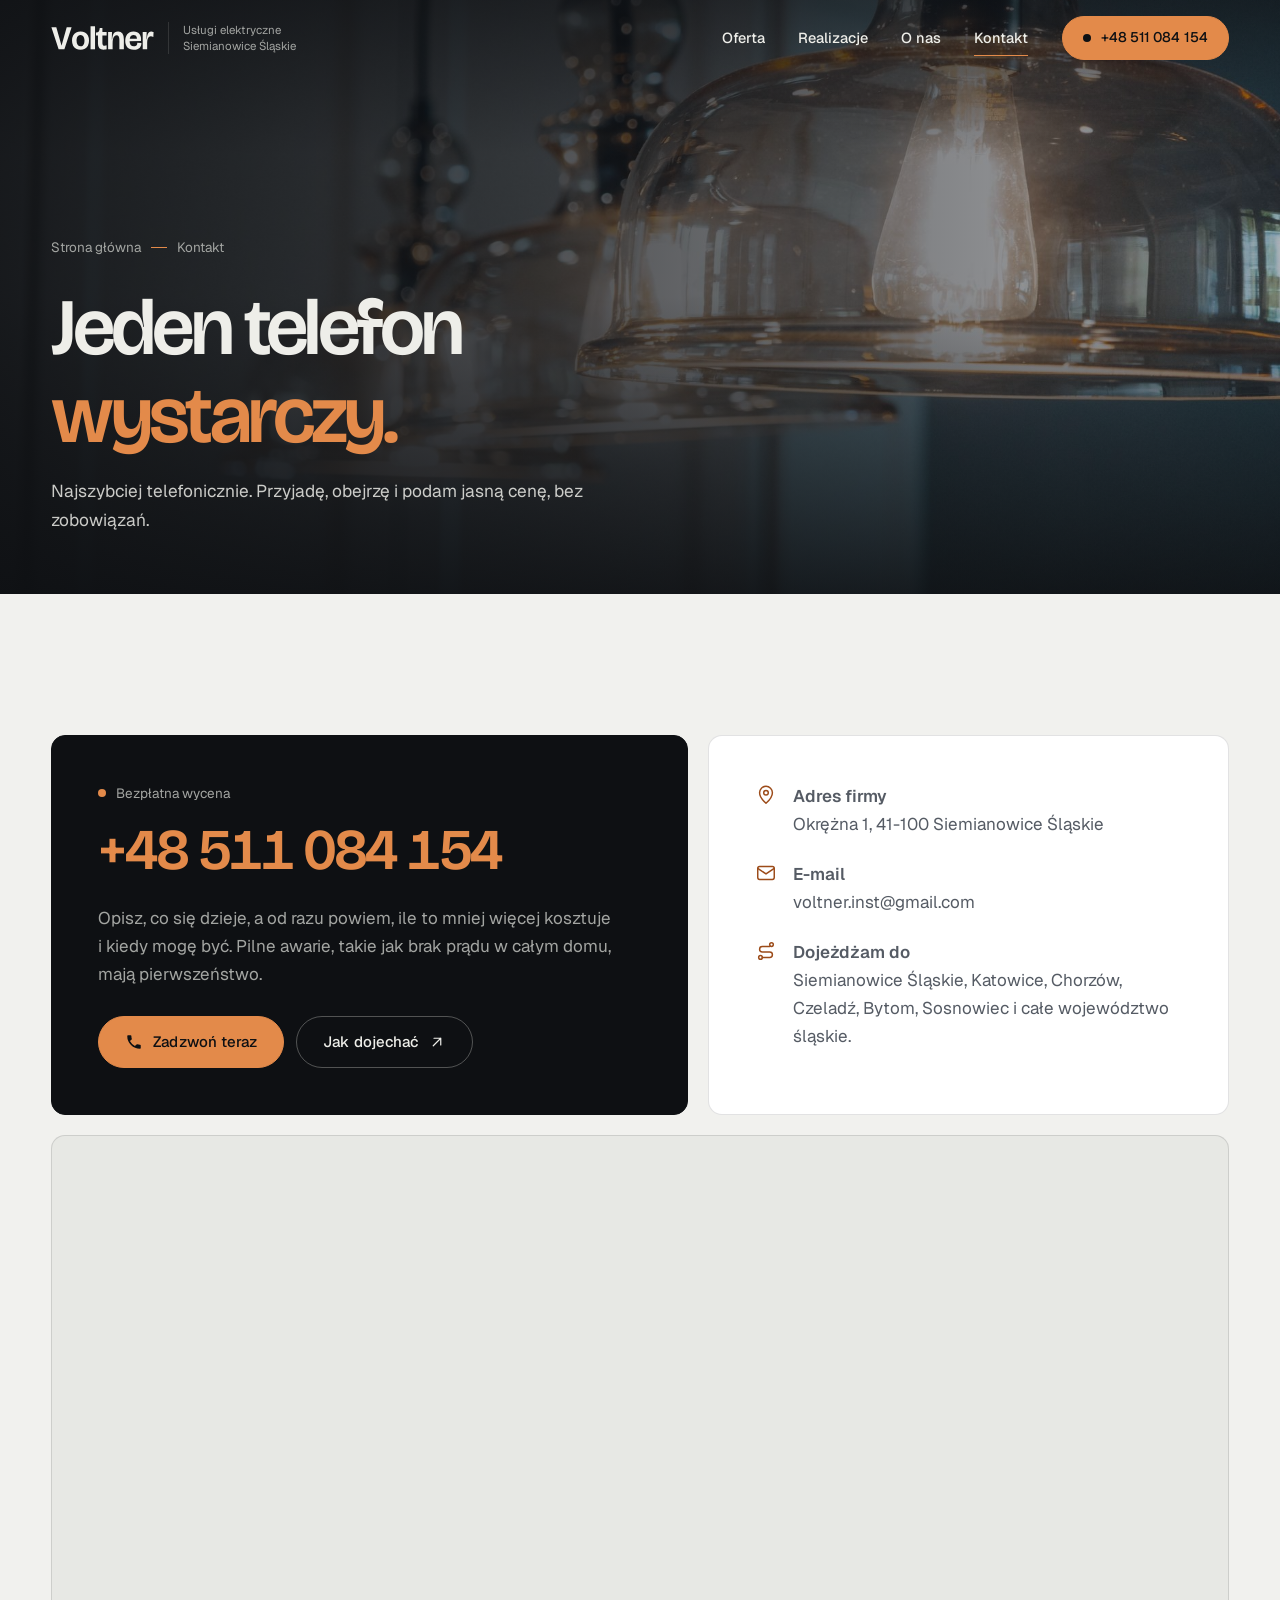
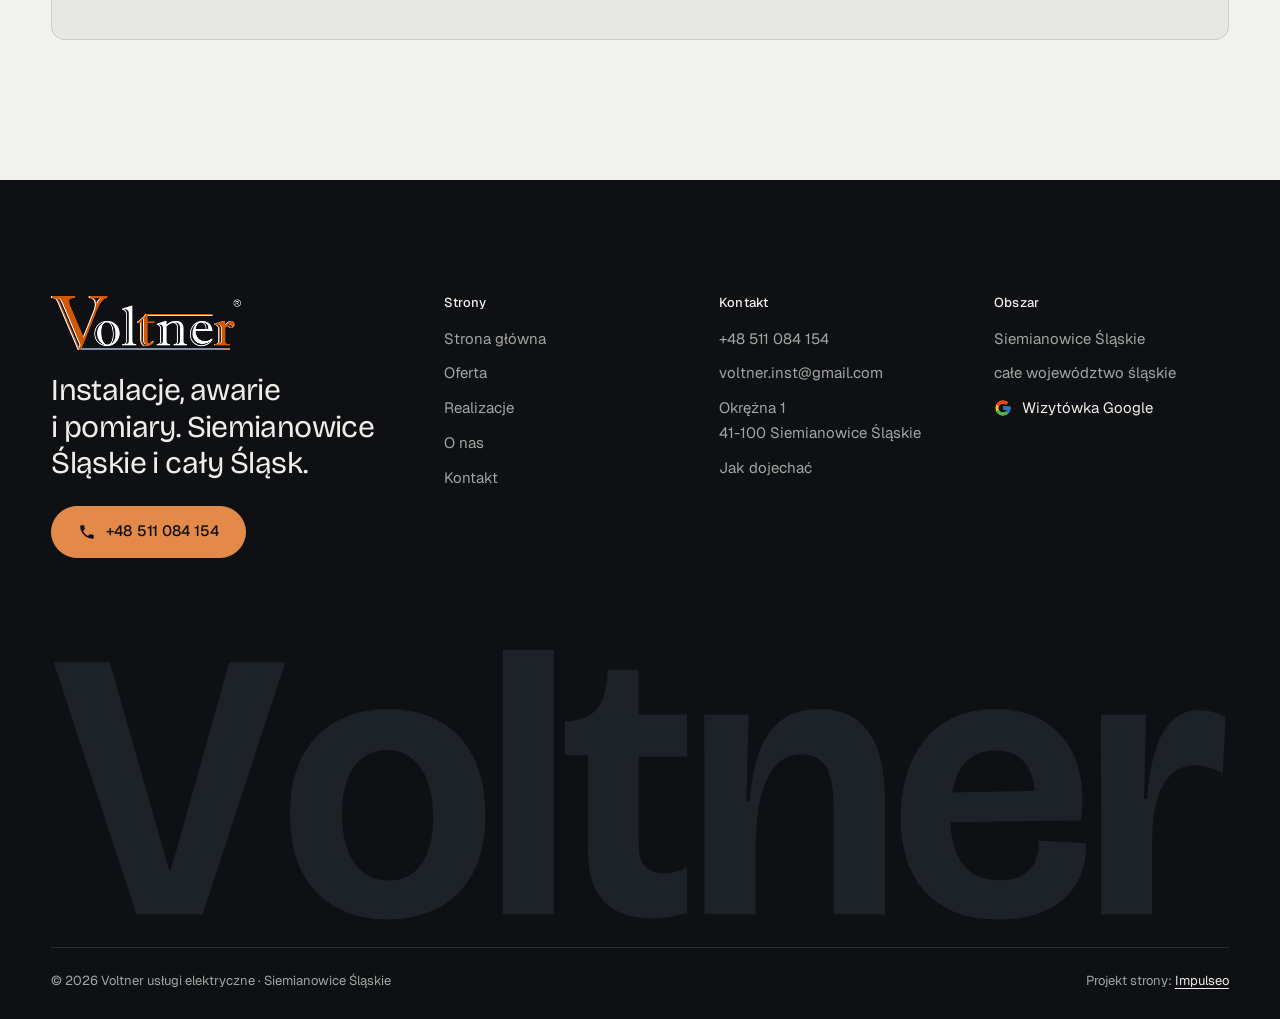
<file: kontakt.html>
<!DOCTYPE html>
<html lang="pl">
<head>
<meta charset="UTF-8">
<meta name="viewport" content="width=device-width, initial-scale=1.0">
<title>Kontakt - Voltner elektryk Siemianowice Śląskie</title>
<meta name="description" content="Telefon: +48 511 084 154, e-mail voltner.inst@gmail.com. Voltner, Okrężna 1, 41-100 Siemianowice Śląskie. Dojazd w całym województwie śląskim.">
<link rel="canonical" href="https://impulseo-pl.github.io/voltner-uslugi-elektryczne/kontakt.html">
<meta name="robots" content="noindex, nofollow">
<meta name="theme-color" content="#0E1013">
<meta property="og:type" content="website">
<meta property="og:locale" content="pl_PL">
<meta property="og:site_name" content="Voltner usługi elektryczne">
<meta property="og:title" content="Kontakt - Voltner elektryk Siemianowice Śląskie">
<meta property="og:description" content="Telefon: +48 511 084 154, e-mail voltner.inst@gmail.com. Voltner, Okrężna 1, 41-100 Siemianowice Śląskie. Dojazd w całym województwie śląskim.">
<meta property="og:url" content="https://impulseo-pl.github.io/voltner-uslugi-elektryczne/kontakt.html">
<meta property="og:image" content="https://impulseo-pl.github.io/voltner-uslugi-elektryczne/img/og.jpg">
<meta property="og:image:width" content="1200">
<meta property="og:image:height" content="630">
<meta name="twitter:card" content="summary_large_image">
<script>(function(){var d=document.documentElement;d.classList.add('js');try{if(!window.matchMedia('(prefers-reduced-motion: reduce)').matches)d.classList.add('anim');}catch(e){}setTimeout(function(){if(!d.classList.contains('anim-ok'))d.classList.remove('anim');},3500);})();</script>

<link rel="preload" as="image" href="img/head-kontakt.jpg" fetchpriority="high">
<link rel="preconnect" href="https://fonts.googleapis.com">
<link rel="preconnect" href="https://fonts.gstatic.com" crossorigin>
<link href="https://fonts.googleapis.com/css2?family=Bricolage+Grotesque:opsz,wght@12..96,400..700&family=Geist:wght@400..600&display=swap" rel="stylesheet">
<link rel="stylesheet" href="assets/styles.css?v=20261026a">
<script src="assets/lenis.min.js?v=1.1.20" defer></script>
<script src="assets/main.js?v=20261026a" defer></script>
</head>
<body>
<a class="skip" href="#tresc">Przejdź do treści</a>
<header class="site-head">

<div class="head-in">
  <a class="brand" href="index.html" aria-label="Voltner - strona główna">
    <span class="znak"><svg class="wm" viewBox="-1 -700 3084 721" role="img" aria-label="Voltner"><path pathLength="1" style="--i:0" d="M222.59283447265625 0.0 6.06689453125 -660.0H152.87200927734375L309.02423095703125 -113.07269287109375H312.02423095703125L465.9515380859375 -660.0H612.498291015625L396.230712890625 0.0Z"/><path pathLength="1" style="--i:1" d="M880.4832763671875 13.74163818359375Q806.5501708984375 13.74163818359375 748.5836181640625 -16.629180908203125Q690.6170654296875 -47.0 657.7462463378906 -108.11245727539062Q624.8754272460938 -169.22491455078125 624.8754272460938 -261.19146728515625Q624.8754272460938 -355.60784912109375 658.7295227050781 -416.59112548828125Q692.5836181640625 -477.57440185546875 750.533447265625 -507.4619445800781Q808.4832763671875 -537.3494873046875 881.1580200195312 -537.3494873046875Q956.3160400390625 -537.3494873046875 1013.7825927734375 -506.7203063964844Q1071.2491455078125 -476.09112548828125 1103.7491455078125 -414.8494873046875Q1136.2491455078125 -353.60784912109375 1136.2491455078125 -260.899658203125Q1136.2491455078125 -166.22491455078125 1102.6534118652344 -105.37081909179688Q1069.0576782226562 -44.5167236328125 1011.1078491210938 -15.387542724609375Q953.1580200195312 13.74163818359375 880.4832763671875 13.74163818359375ZM883.1914672851562 -88.46484375Q920.3921508789062 -88.46484375 946.301025390625 -107.77337646484375Q972.2098999023438 -127.0819091796875 986.0518798828125 -164.31143188476562Q999.8938598632812 -201.54095458984375 999.8938598632812 -253.70819091796875Q999.8938598632812 -309.5836181640625 985.1810607910156 -348.5715026855469Q970.46826171875 -387.55938720703125 943.1885681152344 -408.7554626464844Q915.9088745117188 -429.9515380859375 877.7081909179688 -429.9515380859375Q841.2491455078125 -429.9515380859375 815.2110900878906 -410.12628173828125Q789.1730346679688 -390.301025390625 775.2018737792969 -352.6839599609375Q761.230712890625 -315.06689453125 761.230712890625 -262.67474365234375Q761.230712890625 -180.732421875 793.5438537597656 -134.5986328125Q825.8569946289062 -88.46484375 883.1914672851562 -88.46484375Z"/><path pathLength="1" style="--i:2" d="M1182.1337890625 0.0V-692.2491455078125H1316.7474365234375V0.0Z"/><path pathLength="1" style="--i:3" d="M1573.1488037109375 10.966552734375Q1489.1914672851562 10.966552734375 1447.0501708984375 -33.303924560546875Q1404.9088745117188 -77.57440185546875 1404.9088745117188 -168.27337646484375V-416.46826171875H1344.3252563476562V-505.29180908203125H1356.367919921875Q1407.5167236328125 -511.22491455078125 1429.2537536621094 -538.5242309570312Q1450.9907836914062 -565.8235473632812 1455.698974609375 -620.6470947265625L1457.5075073242188 -640.4740600585938H1538.0392456054688V-523.3494873046875H1664.9815673828125V-413.501708984375H1538.0392456054688V-179.39794921875Q1538.0392456054688 -140.8812255859375 1556.4100646972656 -123.8477783203125Q1574.7808837890625 -106.8143310546875 1603.5894165039062 -106.8143310546875Q1618.8812255859375 -106.8143310546875 1635.3022155761719 -111.3310546875Q1651.7232055664062 -115.8477783203125 1664.9815673828125 -124.39794921875V-3.80853271484375Q1637.5986328125 4.67474365234375 1615.0196228027344 7.820648193359375Q1592.4406127929688 10.966552734375 1573.1488037109375 10.966552734375Z"/><path pathLength="1" style="--i:4" d="M1710.1337890625 0.0V-278.07269287109375L1709.6170654296875 -523.3494873046875H1826.2064819335938L1820.5225219726562 -296.9815673828125H1829.0392456054688Q1835.0392456054688 -378.5986328125 1855.9435119628906 -431.6822509765625Q1876.8477783203125 -484.765869140625 1915.0104064941406 -511.05767822265625Q1953.1730346679688 -537.3494873046875 2010.431396484375 -537.3494873046875Q2097.2064819335938 -537.3494873046875 2140.060577392578 -478.02423095703125Q2182.9146728515625 -418.698974609375 2182.9146728515625 -298.72320556640625V0.0H2048.301025390625V-284.698974609375Q2048.301025390625 -353.167236328125 2028.5715026855469 -386.2387390136719Q2008.8419799804688 -419.31024169921875 1964.832763671875 -419.31024169921875Q1927.8569946289062 -419.31024169921875 1900.8523864746094 -393.7889099121094Q1873.8477783203125 -368.267578125 1859.297607421875 -313.6459045410156Q1844.7474365234375 -259.02423095703125 1844.7474365234375 -170.46484375V0.0Z"/><path pathLength="1" style="--i:5" d="M2481.899658203125 13.74163818359375Q2412.3252563476562 13.74163818359375 2363.504608154297 -6.854095458984375Q2314.6839599609375 -27.4498291015625 2283.6839599609375 -64.04556274414062Q2252.6839599609375 -100.64129638671875 2238.2796936035156 -148.899658203125Q2223.8754272460938 -197.15802001953125 2223.8754272460938 -252.74163818359375Q2223.8754272460938 -309.74163818359375 2238.504608154297 -361.0957336425781Q2253.1337890625 -412.4498291015625 2283.3754272460938 -452.0455627441406Q2313.6170654296875 -491.64129638671875 2360.696075439453 -514.4953918457031Q2407.7750854492188 -537.3494873046875 2472.6747436523438 -537.3494873046875Q2535.5075073242188 -537.3494873046875 2581.5530700683594 -515.6580200195312Q2627.5986328125 -493.966552734375 2656.2110900878906 -454.6793518066406Q2684.8235473632812 -415.39215087890625 2694.8737182617188 -362.45904541015625Q2704.9238891601562 -309.52593994140625 2696.2491455078125 -246.55938720703125L2307.565185546875 -240.301025390625V-318.22491455078125L2594.46826171875 -323.4832763671875L2573.9849853515625 -278.42559814453125Q2578.434814453125 -325.7174072265625 2568.6095581054688 -359.2843017578125Q2558.7843017578125 -392.8511962890625 2535.296417236328 -410.9013671875Q2511.8085327148438 -428.9515380859375 2472.6747436523438 -428.9515380859375Q2431.0242309570312 -428.9515380859375 2404.632080078125 -407.7554626464844Q2378.2399291992188 -386.55938720703125 2366.268768310547 -348.3131408691406Q2354.297607421875 -310.06689453125 2354.297607421875 -258.93310546875Q2354.297607421875 -173.02423095703125 2386.8523864746094 -130.98617553710938Q2419.4071655273438 -88.9481201171875 2483.6747436523438 -88.9481201171875Q2513.6170654296875 -88.9481201171875 2533.4924926757812 -97.40255737304688Q2553.367919921875 -105.85699462890625 2565.305633544922 -120.58651733398438Q2577.2433471679688 -135.3160400390625 2581.8892517089844 -154.14129638671875Q2586.53515625 -172.966552734375 2585.2767944335938 -193.4498291015625L2709.2491455078125 -185.966552734375Q2711.2156982421875 -149.3494873046875 2699.9071655273438 -113.96194458007812Q2688.5986328125 -78.57440185546875 2661.694366455078 -49.8662109375Q2634.7901000976562 -21.15802001953125 2590.3569946289062 -3.70819091796875Q2545.9238891601562 13.74163818359375 2481.899658203125 13.74163818359375Z"/><path pathLength="1" style="--i:6" d="M2749.1337890625 0.0V-270.72320556640625L2748.6170654296875 -523.3494873046875H2867.1730346679688L2861.4890747070312 -301.72320556640625H2870.0057983398438Q2876.0057983398438 -387.0150146484375 2894.1517028808594 -438.2278137207031Q2912.297607421875 -489.44061279296875 2940.6061401367188 -512.265869140625Q2968.9146728515625 -535.0911254882812 3004.7566528320312 -535.0911254882812Q3021.46484375 -535.0911254882812 3039.5438537597656 -530.7370300292969Q3057.6228637695312 -526.3829345703125 3075.3310546875 -516.93310546875L3068.1061401367188 -369.22833251953125Q3048.431396484375 -380.16143798828125 3029.498291015625 -385.2404479980469Q3010.565185546875 -390.3194580078125 2993.632080078125 -390.3194580078125Q2958.53173828125 -390.3194580078125 2933.8189392089844 -367.6689453125Q2909.1061401367188 -345.0184326171875 2896.0559692382812 -301.234130859375Q2883.0057983398438 -257.4498291015625 2883.0057983398438 -194.79010009765625V0.0Z"/></svg></span>
    <span class="brand-sub">Usługi elektryczne<br>Siemianowice Śląskie</span>
  </a>
  <nav class="nav-links" aria-label="Menu główne">
    <a class="nl" href="oferta.html">Oferta</a><a class="nl" href="realizacje.html">Realizacje</a><a class="nl" href="o-nas.html">O&nbsp;nas</a><a class="nl" href="kontakt.html" aria-current="page">Kontakt</a>
    <a class="btn btn-copper nav-cta" href="tel:+48511084154"><span class="live" aria-hidden="true"></span>+48 511 084 154</a>
  </nav>
  <button class="burger" type="button" aria-label="Otwórz menu" aria-expanded="false" aria-controls="mnav"><span></span><span></span></button>
</div>
</header>

<div class="mnav" id="mnav">
  <div class="mnav-in">
    <a class="ml" href="index.html">Strona główna</a><a class="ml" href="oferta.html">Oferta</a><a class="ml" href="realizacje.html">Realizacje</a><a class="ml" href="o-nas.html">O&nbsp;nas</a><a class="ml" href="kontakt.html" aria-current="page">Kontakt</a>
    <div class="mnav-foot">
      <span>Pilne awarie: szybki dojazd, Siemianowice Śląskie i&nbsp;okolice</span>
      <a class="btn btn-copper" href="tel:+48511084154"><svg class="ico" width="16" height="16" viewBox="0 0 24 24" fill="none" aria-hidden="true"><path d="M6.6 10.8a15.5 15.5 0 0 0 6.6 6.6l2.2-2.2a1 1 0 0 1 1-.24 11.4 11.4 0 0 0 3.6.58 1 1 0 0 1 1 1V20a1 1 0 0 1-1 1A17 17 0 0 1 3 4a1 1 0 0 1 1-1h3.5a1 1 0 0 1 1 1c0 1.25.2 2.46.58 3.6a1 1 0 0 1-.25 1l-2.23 2.2Z" fill="currentColor"/></svg>+48 511 084 154</a>
    </div>
  </div>
</div>
<main id="tresc">

<section class="pagehead">
  <div class="pagehead-media"><img src="img/head-kontakt.jpg" alt="Lampy wiszące ze szklanymi kloszami i żarówkami" width="1880" height="1253" decoding="async" fetchpriority="high"></div>
  <div class="ph-in">
    <p class="crumb up" style="--d:0"><a href="index.html">Strona główna</a><span class="sl" aria-hidden="true"></span>Kontakt</p>
    <h1><span class="ln"><span class="ln-i" style="--k:0">Jeden telefon</span></span><span class="ln"><span class="ln-i" style="--k:1"><em>wystarczy.</em></span></span></h1>
    <p class="ph-lead up" style="--d:300">Najszybciej telefonicznie. Przyjadę, obejrzę i&nbsp;podam jasną cenę, bez zobowiązań.</p>
  </div>
</section>

<section class="sec">
  <div class="wrap">
    <div class="k-grid">
      <div class="k-card dark rv">
        <span class="lbl"><span class="live" aria-hidden="true"></span>Bezpłatna wycena</span>
        <a class="k-phone" href="tel:+48511084154">+48 511 084 154</a>
        <p>Opisz, co się dzieje, a&nbsp;od razu powiem, ile to mniej więcej kosztuje i&nbsp;kiedy mogę być. Pilne awarie, takie jak brak prądu w&nbsp;całym domu, mają pierwszeństwo.</p>
        <div class="cta-row" style="margin-top:28px">
          <a class="btn btn-copper" href="tel:+48511084154"><svg class="ico" width="16" height="16" viewBox="0 0 24 24" fill="none" aria-hidden="true"><path d="M6.6 10.8a15.5 15.5 0 0 0 6.6 6.6l2.2-2.2a1 1 0 0 1 1-.24 11.4 11.4 0 0 0 3.6.58 1 1 0 0 1 1 1V20a1 1 0 0 1-1 1A17 17 0 0 1 3 4a1 1 0 0 1 1-1h3.5a1 1 0 0 1 1 1c0 1.25.2 2.46.58 3.6a1 1 0 0 1-.25 1l-2.23 2.2Z" fill="currentColor"/></svg>Zadzwoń teraz</a>
          <a class="btn btn-ghost" href="https://maps.google.com/?cid=11020037258457436571" target="_blank" rel="noopener">Jak dojechać<svg class="ico" width="18" height="18" viewBox="0 0 24 24" fill="none" stroke="currentColor" stroke-width="1.6" stroke-linecap="round" stroke-linejoin="round" aria-hidden="true"><path d="M7 17 17 7M8 7h9v9"/></svg></a>
        </div>
      </div>
      <div class="k-card rv" style="--d:120">
        <ul class="k-list">
          <li><svg class="ico" width="24" height="24" viewBox="0 0 24 24" fill="none" stroke="currentColor" stroke-width="1.6" stroke-linecap="round" stroke-linejoin="round" aria-hidden="true"><path d="M12 21s-7-6.2-7-11.5A7 7 0 0 1 19 9.5C19 14.8 12 21 12 21z"/><circle cx="12" cy="9.5" r="2.5"/></svg><span><b>Adres firmy</b>Okrężna 1, 41-100 Siemianowice Śląskie</span></li>
          <li><svg class="ico" width="20" height="20" viewBox="0 0 24 24" fill="none" stroke="currentColor" stroke-width="1.6" stroke-linecap="round" stroke-linejoin="round" aria-hidden="true"><rect x="3" y="5" width="18" height="14" rx="2"/><path d="m3 7 9 6 9-6"/></svg><span><b>E-mail</b><a href="mailto:voltner.inst@gmail.com">voltner.inst@gmail.com</a></span></li>
          <li><svg class="ico" width="24" height="24" viewBox="0 0 24 24" fill="none" stroke="currentColor" stroke-width="1.6" stroke-linecap="round" stroke-linejoin="round" aria-hidden="true"><circle cx="6" cy="19" r="2"/><circle cx="18" cy="5" r="2"/><path d="M8 19h8a3 3 0 0 0 0-6H8a3 3 0 0 1 0-6h8"/></svg><span><b>Dojeżdżam do</b>Siemianowice Śląskie, Katowice, Chorzów, Czeladź, Bytom, Sosnowiec i&nbsp;całe województwo śląskie.</span></li>
        </ul>
      </div>
    </div>
    <div class="map map-lg rv">
      <iframe title="Mapa dojazdu - Voltner, Siemianowice Śląskie" src="https://maps.google.com/maps?q=50.2966673,19.019728&z=14&output=embed" loading="lazy" referrerpolicy="no-referrer-when-downgrade"></iframe>
    </div>
  </div>
</section>
</main>
<footer class="site-foot">
  <div class="wrap">
    <div class="foot-top">
      <div>
        <img class="foot-logo" src="img/logo-voltner.png" alt="Voltner - logo firmy" width="720" height="207" loading="lazy" decoding="async" style="width:190px;height:auto;margin:0 0 22px">
        <p class="foot-claim">Instalacje, awarie i&nbsp;pomiary. Siemianowice Śląskie i&nbsp;cały Śląsk.</p>
        <a class="btn btn-copper" href="tel:+48511084154"><svg class="ico" width="16" height="16" viewBox="0 0 24 24" fill="none" aria-hidden="true"><path d="M6.6 10.8a15.5 15.5 0 0 0 6.6 6.6l2.2-2.2a1 1 0 0 1 1-.24 11.4 11.4 0 0 0 3.6.58 1 1 0 0 1 1 1V20a1 1 0 0 1-1 1A17 17 0 0 1 3 4a1 1 0 0 1 1-1h3.5a1 1 0 0 1 1 1c0 1.25.2 2.46.58 3.6a1 1 0 0 1-.25 1l-2.23 2.2Z" fill="currentColor"/></svg>+48 511 084 154</a>
      </div>
      <div>
        <h4>Strony</h4>
        <ul><li><a href="index.html">Strona główna</a></li><li><a href="oferta.html">Oferta</a></li><li><a href="realizacje.html">Realizacje</a></li><li><a href="o-nas.html">O&nbsp;nas</a></li><li><a href="kontakt.html">Kontakt</a></li></ul>
      </div>
      <div>
        <h4>Kontakt</h4>
        <ul>
          <li><a href="tel:+48511084154">+48 511 084 154</a></li>
          <li><a href="mailto:voltner.inst@gmail.com">voltner.inst@gmail.com</a></li>
          <li>Okrężna 1<br>41-100 Siemianowice Śląskie</li>
          <li><a href="https://maps.google.com/?cid=11020037258457436571" target="_blank" rel="noopener">Jak dojechać</a></li>
        </ul>
      </div>
      <div>
        <h4>Obszar</h4>
        <ul>
          <li>Siemianowice Śląskie</li>
          <li>całe województwo śląskie</li>
          <li><a class="soc" href="https://maps.google.com/?cid=11020037258457436571" target="_blank" rel="noopener" aria-label="Wizytówka Voltner w Google"><svg class="g-logo" viewBox="0 0 48 48" aria-hidden="true"><path fill="#FFC107" d="M43.6 20.5H42V20H24v8h11.3C33.7 32.7 29.2 36 24 36c-6.6 0-12-5.4-12-12s5.4-12 12-12c3.1 0 5.8 1.2 7.9 3.1l5.7-5.7C34 6.1 29.3 4 24 4 12.9 4 4 12.9 4 24s8.9 20 20 20 20-8.9 20-20c0-1.3-.1-2.4-.4-3.5z"/><path fill="#FF3D00" d="m6.3 14.7 6.6 4.8C14.7 15.1 19 12 24 12c3.1 0 5.8 1.2 7.9 3.1l5.7-5.7C34 6.1 29.3 4 24 4 16.3 4 9.7 8.3 6.3 14.7z"/><path fill="#4CAF50" d="M24 44c5.2 0 9.9-2 13.4-5.2l-6.2-5.2A11.9 11.9 0 0 1 24 36c-5.2 0-9.6-3.3-11.3-7.9l-6.5 5C9.5 39.6 16.2 44 24 44z"/><path fill="#1976D2" d="M43.6 20.5H42V20H24v8h11.3a12 12 0 0 1-4.1 5.6l6.2 5.2C37 39.2 44 34 44 24c0-1.3-.1-2.4-.4-3.5z"/></svg>Wizytówka Google</a></li>
        </ul>
      </div>
    </div>
    <div class="foot-mark" aria-hidden="true"><svg class="wm-foot" viewBox="-1 -700 3084 721" aria-hidden="true" focusable="false"><path style="--i:0" d="M222.59283447265625 0.0 6.06689453125 -660.0H152.87200927734375L309.02423095703125 -113.07269287109375H312.02423095703125L465.9515380859375 -660.0H612.498291015625L396.230712890625 0.0Z"/><path style="--i:1" d="M880.4832763671875 13.74163818359375Q806.5501708984375 13.74163818359375 748.5836181640625 -16.629180908203125Q690.6170654296875 -47.0 657.7462463378906 -108.11245727539062Q624.8754272460938 -169.22491455078125 624.8754272460938 -261.19146728515625Q624.8754272460938 -355.60784912109375 658.7295227050781 -416.59112548828125Q692.5836181640625 -477.57440185546875 750.533447265625 -507.4619445800781Q808.4832763671875 -537.3494873046875 881.1580200195312 -537.3494873046875Q956.3160400390625 -537.3494873046875 1013.7825927734375 -506.7203063964844Q1071.2491455078125 -476.09112548828125 1103.7491455078125 -414.8494873046875Q1136.2491455078125 -353.60784912109375 1136.2491455078125 -260.899658203125Q1136.2491455078125 -166.22491455078125 1102.6534118652344 -105.37081909179688Q1069.0576782226562 -44.5167236328125 1011.1078491210938 -15.387542724609375Q953.1580200195312 13.74163818359375 880.4832763671875 13.74163818359375ZM883.1914672851562 -88.46484375Q920.3921508789062 -88.46484375 946.301025390625 -107.77337646484375Q972.2098999023438 -127.0819091796875 986.0518798828125 -164.31143188476562Q999.8938598632812 -201.54095458984375 999.8938598632812 -253.70819091796875Q999.8938598632812 -309.5836181640625 985.1810607910156 -348.5715026855469Q970.46826171875 -387.55938720703125 943.1885681152344 -408.7554626464844Q915.9088745117188 -429.9515380859375 877.7081909179688 -429.9515380859375Q841.2491455078125 -429.9515380859375 815.2110900878906 -410.12628173828125Q789.1730346679688 -390.301025390625 775.2018737792969 -352.6839599609375Q761.230712890625 -315.06689453125 761.230712890625 -262.67474365234375Q761.230712890625 -180.732421875 793.5438537597656 -134.5986328125Q825.8569946289062 -88.46484375 883.1914672851562 -88.46484375Z"/><path style="--i:2" d="M1182.1337890625 0.0V-692.2491455078125H1316.7474365234375V0.0Z"/><path style="--i:3" d="M1573.1488037109375 10.966552734375Q1489.1914672851562 10.966552734375 1447.0501708984375 -33.303924560546875Q1404.9088745117188 -77.57440185546875 1404.9088745117188 -168.27337646484375V-416.46826171875H1344.3252563476562V-505.29180908203125H1356.367919921875Q1407.5167236328125 -511.22491455078125 1429.2537536621094 -538.5242309570312Q1450.9907836914062 -565.8235473632812 1455.698974609375 -620.6470947265625L1457.5075073242188 -640.4740600585938H1538.0392456054688V-523.3494873046875H1664.9815673828125V-413.501708984375H1538.0392456054688V-179.39794921875Q1538.0392456054688 -140.8812255859375 1556.4100646972656 -123.8477783203125Q1574.7808837890625 -106.8143310546875 1603.5894165039062 -106.8143310546875Q1618.8812255859375 -106.8143310546875 1635.3022155761719 -111.3310546875Q1651.7232055664062 -115.8477783203125 1664.9815673828125 -124.39794921875V-3.80853271484375Q1637.5986328125 4.67474365234375 1615.0196228027344 7.820648193359375Q1592.4406127929688 10.966552734375 1573.1488037109375 10.966552734375Z"/><path style="--i:4" d="M1710.1337890625 0.0V-278.07269287109375L1709.6170654296875 -523.3494873046875H1826.2064819335938L1820.5225219726562 -296.9815673828125H1829.0392456054688Q1835.0392456054688 -378.5986328125 1855.9435119628906 -431.6822509765625Q1876.8477783203125 -484.765869140625 1915.0104064941406 -511.05767822265625Q1953.1730346679688 -537.3494873046875 2010.431396484375 -537.3494873046875Q2097.2064819335938 -537.3494873046875 2140.060577392578 -478.02423095703125Q2182.9146728515625 -418.698974609375 2182.9146728515625 -298.72320556640625V0.0H2048.301025390625V-284.698974609375Q2048.301025390625 -353.167236328125 2028.5715026855469 -386.2387390136719Q2008.8419799804688 -419.31024169921875 1964.832763671875 -419.31024169921875Q1927.8569946289062 -419.31024169921875 1900.8523864746094 -393.7889099121094Q1873.8477783203125 -368.267578125 1859.297607421875 -313.6459045410156Q1844.7474365234375 -259.02423095703125 1844.7474365234375 -170.46484375V0.0Z"/><path style="--i:5" d="M2481.899658203125 13.74163818359375Q2412.3252563476562 13.74163818359375 2363.504608154297 -6.854095458984375Q2314.6839599609375 -27.4498291015625 2283.6839599609375 -64.04556274414062Q2252.6839599609375 -100.64129638671875 2238.2796936035156 -148.899658203125Q2223.8754272460938 -197.15802001953125 2223.8754272460938 -252.74163818359375Q2223.8754272460938 -309.74163818359375 2238.504608154297 -361.0957336425781Q2253.1337890625 -412.4498291015625 2283.3754272460938 -452.0455627441406Q2313.6170654296875 -491.64129638671875 2360.696075439453 -514.4953918457031Q2407.7750854492188 -537.3494873046875 2472.6747436523438 -537.3494873046875Q2535.5075073242188 -537.3494873046875 2581.5530700683594 -515.6580200195312Q2627.5986328125 -493.966552734375 2656.2110900878906 -454.6793518066406Q2684.8235473632812 -415.39215087890625 2694.8737182617188 -362.45904541015625Q2704.9238891601562 -309.52593994140625 2696.2491455078125 -246.55938720703125L2307.565185546875 -240.301025390625V-318.22491455078125L2594.46826171875 -323.4832763671875L2573.9849853515625 -278.42559814453125Q2578.434814453125 -325.7174072265625 2568.6095581054688 -359.2843017578125Q2558.7843017578125 -392.8511962890625 2535.296417236328 -410.9013671875Q2511.8085327148438 -428.9515380859375 2472.6747436523438 -428.9515380859375Q2431.0242309570312 -428.9515380859375 2404.632080078125 -407.7554626464844Q2378.2399291992188 -386.55938720703125 2366.268768310547 -348.3131408691406Q2354.297607421875 -310.06689453125 2354.297607421875 -258.93310546875Q2354.297607421875 -173.02423095703125 2386.8523864746094 -130.98617553710938Q2419.4071655273438 -88.9481201171875 2483.6747436523438 -88.9481201171875Q2513.6170654296875 -88.9481201171875 2533.4924926757812 -97.40255737304688Q2553.367919921875 -105.85699462890625 2565.305633544922 -120.58651733398438Q2577.2433471679688 -135.3160400390625 2581.8892517089844 -154.14129638671875Q2586.53515625 -172.966552734375 2585.2767944335938 -193.4498291015625L2709.2491455078125 -185.966552734375Q2711.2156982421875 -149.3494873046875 2699.9071655273438 -113.96194458007812Q2688.5986328125 -78.57440185546875 2661.694366455078 -49.8662109375Q2634.7901000976562 -21.15802001953125 2590.3569946289062 -3.70819091796875Q2545.9238891601562 13.74163818359375 2481.899658203125 13.74163818359375Z"/><path style="--i:6" d="M2749.1337890625 0.0V-270.72320556640625L2748.6170654296875 -523.3494873046875H2867.1730346679688L2861.4890747070312 -301.72320556640625H2870.0057983398438Q2876.0057983398438 -387.0150146484375 2894.1517028808594 -438.2278137207031Q2912.297607421875 -489.44061279296875 2940.6061401367188 -512.265869140625Q2968.9146728515625 -535.0911254882812 3004.7566528320312 -535.0911254882812Q3021.46484375 -535.0911254882812 3039.5438537597656 -530.7370300292969Q3057.6228637695312 -526.3829345703125 3075.3310546875 -516.93310546875L3068.1061401367188 -369.22833251953125Q3048.431396484375 -380.16143798828125 3029.498291015625 -385.2404479980469Q3010.565185546875 -390.3194580078125 2993.632080078125 -390.3194580078125Q2958.53173828125 -390.3194580078125 2933.8189392089844 -367.6689453125Q2909.1061401367188 -345.0184326171875 2896.0559692382812 -301.234130859375Q2883.0057983398438 -257.4498291015625 2883.0057983398438 -194.79010009765625V0.0Z"/></svg></div>
    <div class="foot-bottom">
      <span>© 2026 Voltner usługi elektryczne · Siemianowice Śląskie</span>
      <span>Projekt strony: <a class="foot-credit" href="https://impulseo.pl" target="_blank" rel="noopener">Impulseo</a></span>
    </div>
  </div>
</footer>
<div class="sticky-call">
  <a class="btn btn-copper" href="tel:+48511084154"><svg class="ico" width="16" height="16" viewBox="0 0 24 24" fill="none" aria-hidden="true"><path d="M6.6 10.8a15.5 15.5 0 0 0 6.6 6.6l2.2-2.2a1 1 0 0 1 1-.24 11.4 11.4 0 0 0 3.6.58 1 1 0 0 1 1 1V20a1 1 0 0 1-1 1A17 17 0 0 1 3 4a1 1 0 0 1 1-1h3.5a1 1 0 0 1 1 1c0 1.25.2 2.46.58 3.6a1 1 0 0 1-.25 1l-2.23 2.2Z" fill="currentColor"/></svg>Zadzwoń</a>
  <a class="btn btn-ghost" href="kontakt.html">Kontakt i&nbsp;dojazd</a>
</div>
</body>
</html>
</file>
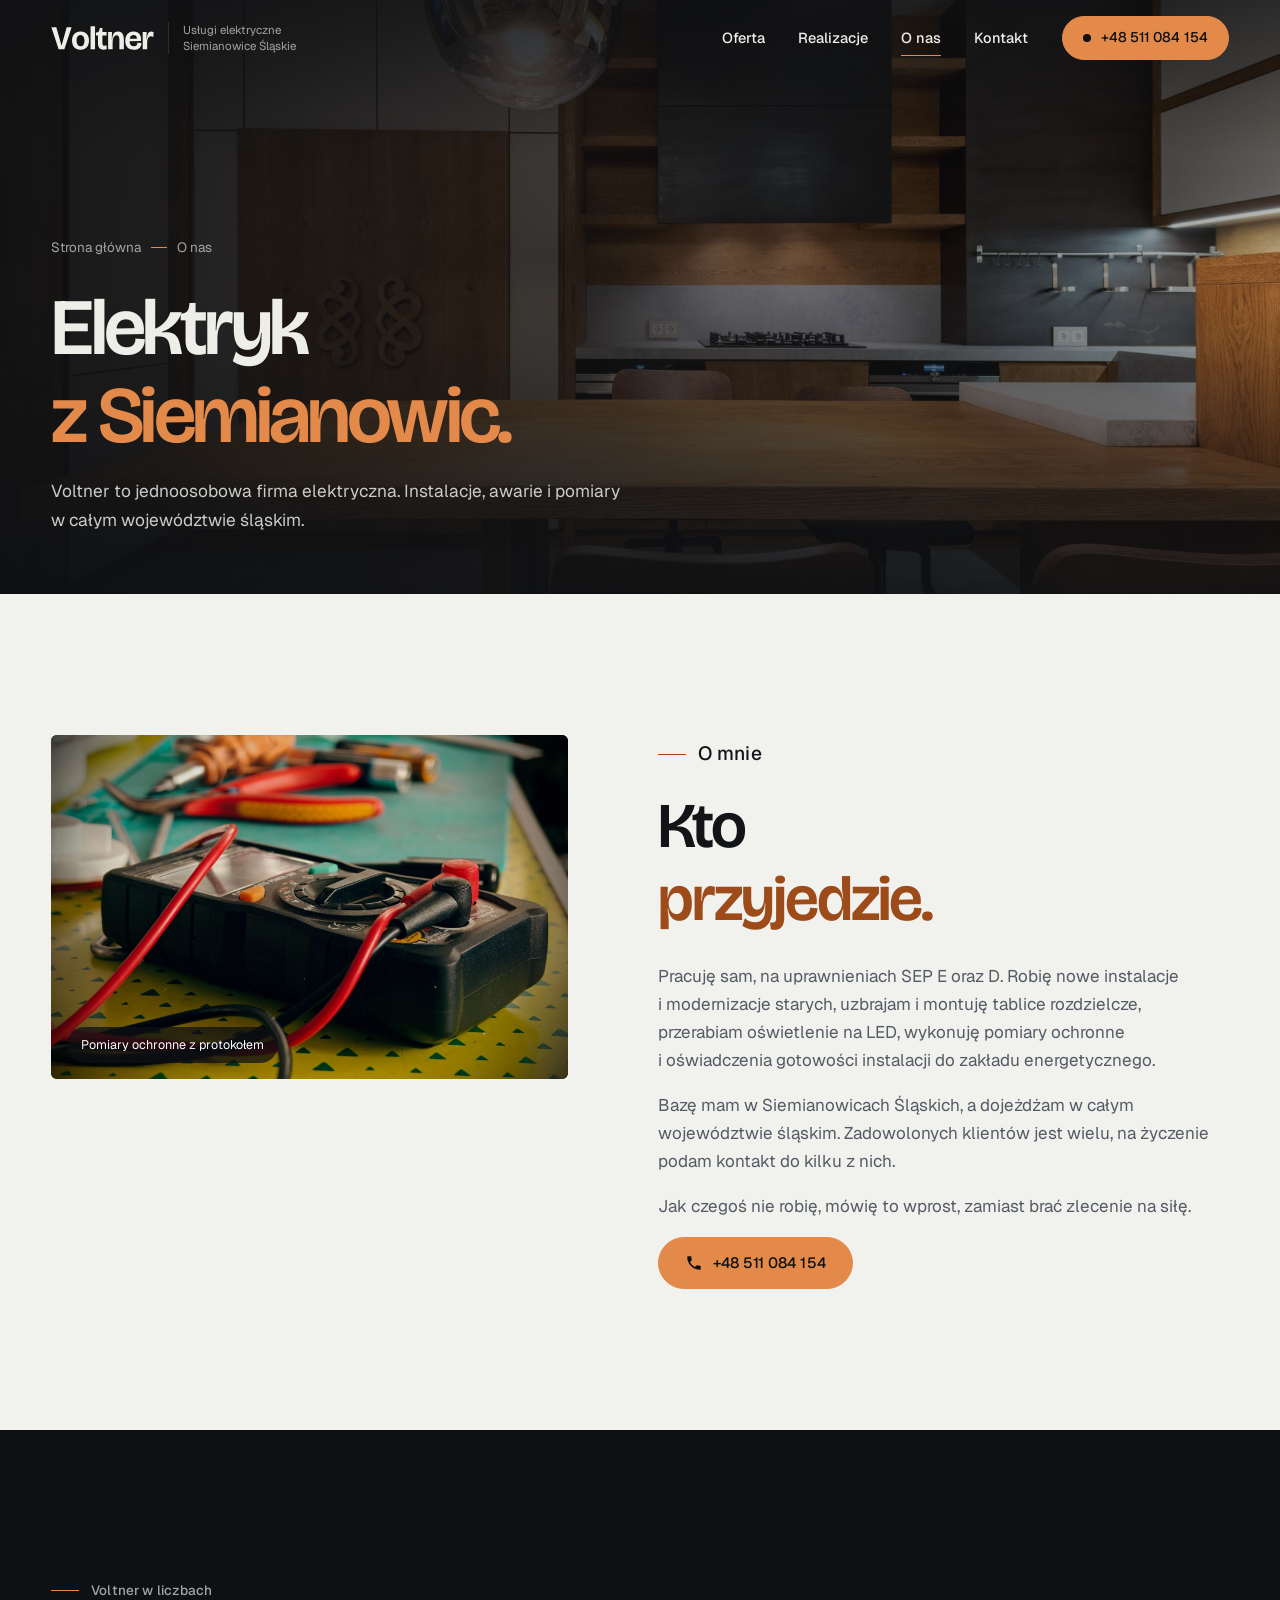
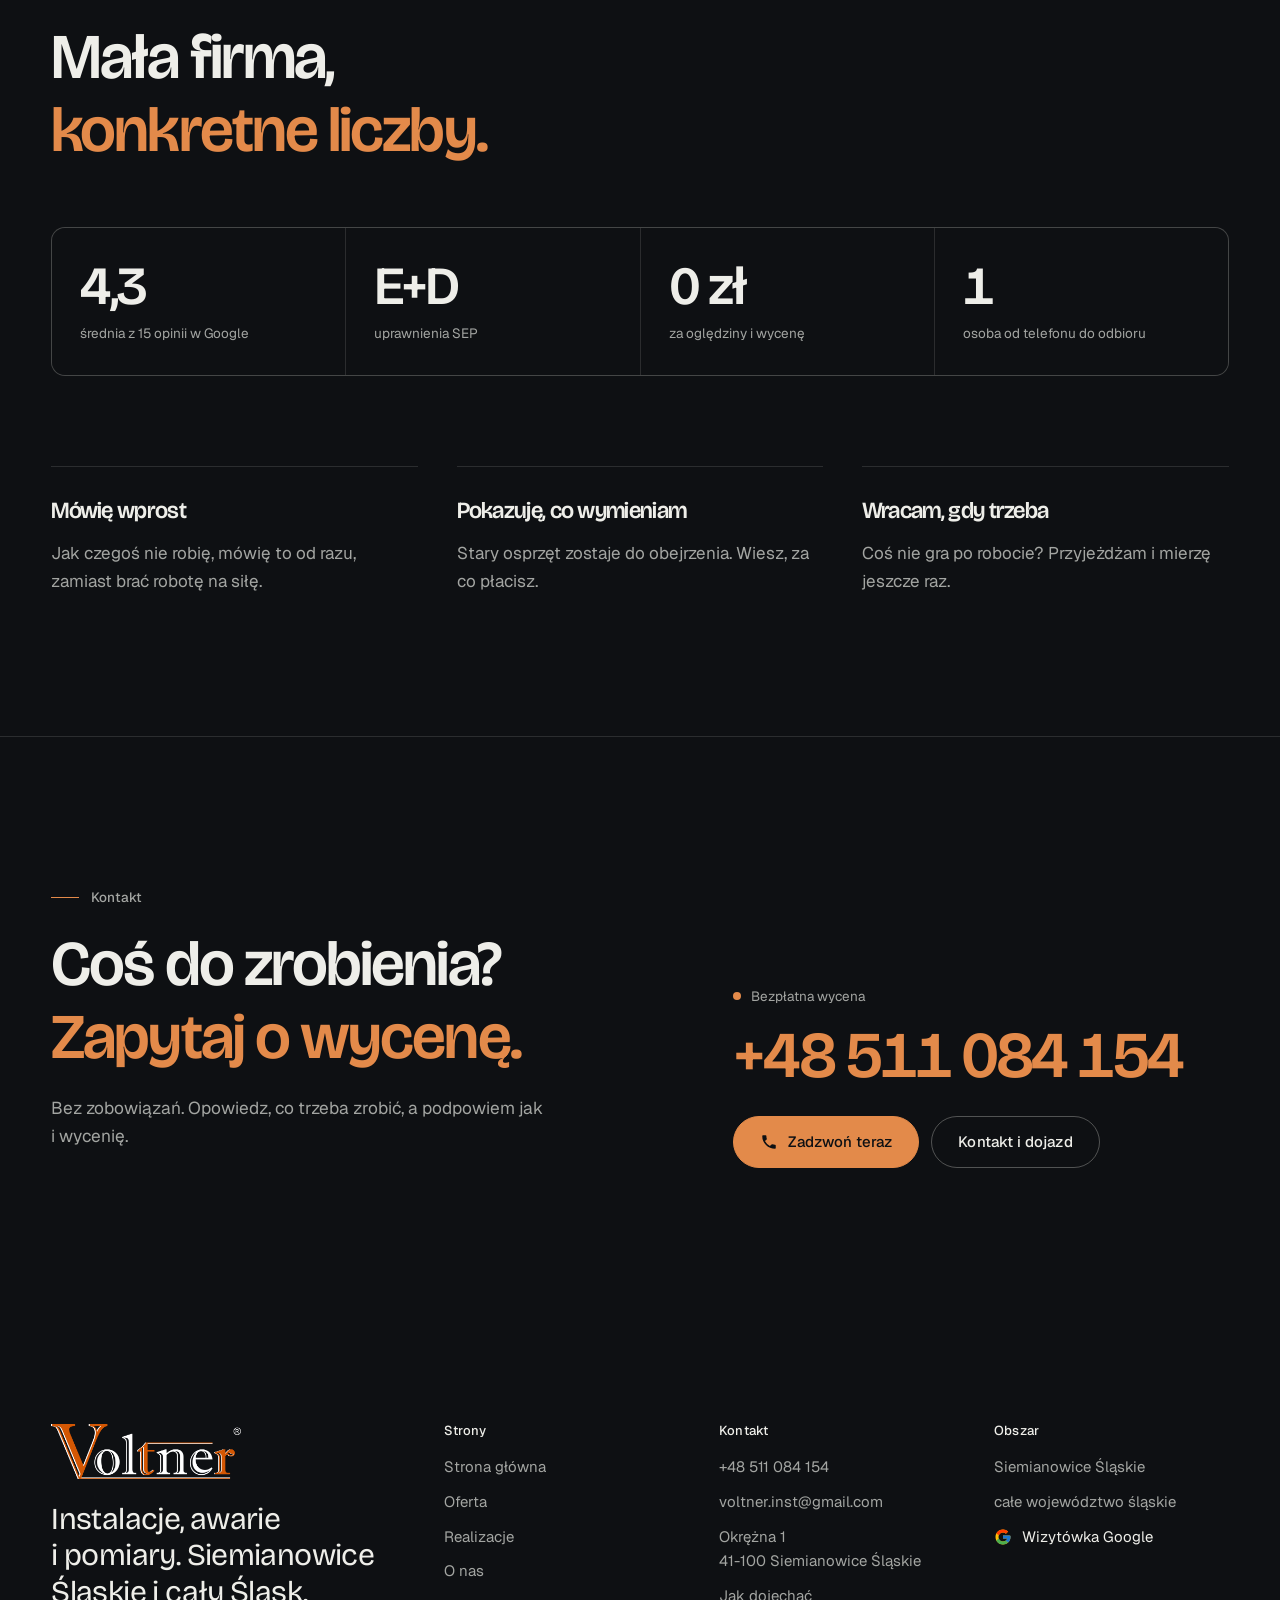
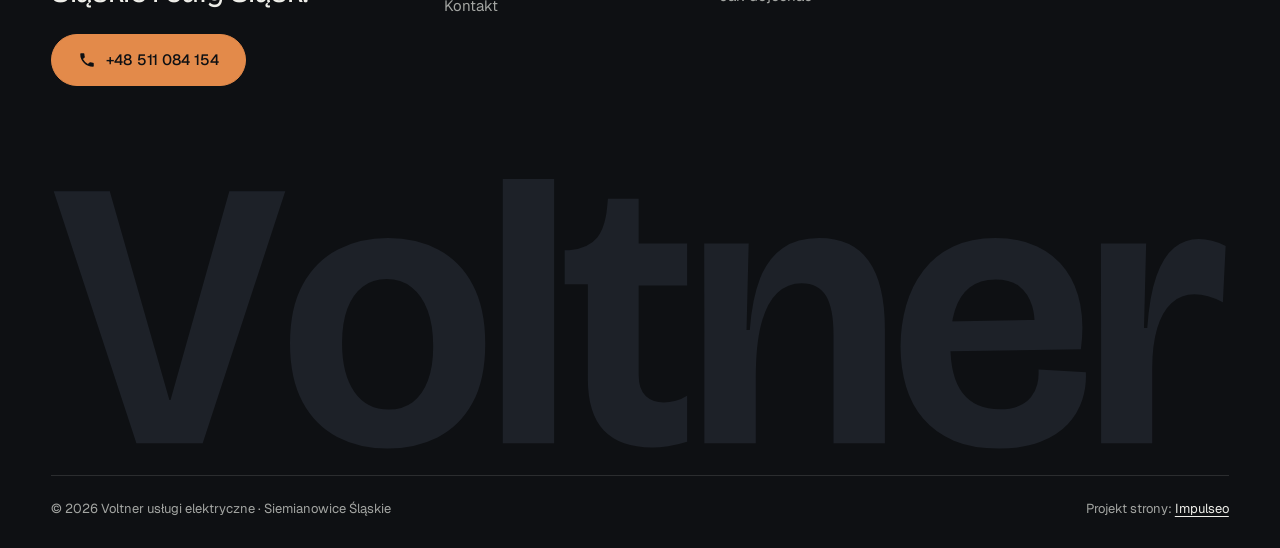
<file: o-nas.html>
<!DOCTYPE html>
<html lang="pl">
<head>
<meta charset="UTF-8">
<meta name="viewport" content="width=device-width, initial-scale=1.0">
<title>O&nbsp;nas - Voltner usługi elektryczne, Siemianowice Śląskie</title>
<meta name="description" content="Voltner to jednoosobowa firma elektryczna z Siemianowic Śląskich. Uprawnienia SEP E i D, instalacje, tablice, LED, pomiary.">
<link rel="canonical" href="https://impulseo-pl.github.io/voltner-uslugi-elektryczne/o-nas.html">
<meta name="robots" content="noindex, nofollow">
<meta name="theme-color" content="#0E1013">
<meta property="og:type" content="website">
<meta property="og:locale" content="pl_PL">
<meta property="og:site_name" content="Voltner usługi elektryczne">
<meta property="og:title" content="O nas - Voltner usługi elektryczne, Siemianowice Śląskie">
<meta property="og:description" content="Voltner to jednoosobowa firma elektryczna z Siemianowic Śląskich. Uprawnienia SEP E i D, instalacje, tablice, LED, pomiary.">
<meta property="og:url" content="https://impulseo-pl.github.io/voltner-uslugi-elektryczne/o-nas.html">
<meta property="og:image" content="https://impulseo-pl.github.io/voltner-uslugi-elektryczne/img/og.jpg">
<meta property="og:image:width" content="1200">
<meta property="og:image:height" content="630">
<meta name="twitter:card" content="summary_large_image">
<script>(function(){var d=document.documentElement;d.classList.add('js');try{if(!window.matchMedia('(prefers-reduced-motion: reduce)').matches)d.classList.add('anim');}catch(e){}setTimeout(function(){if(!d.classList.contains('anim-ok'))d.classList.remove('anim');},3500);})();</script>

<link rel="preload" as="image" href="img/head-o-nas.jpg" fetchpriority="high">
<link rel="preconnect" href="https://fonts.googleapis.com">
<link rel="preconnect" href="https://fonts.gstatic.com" crossorigin>
<link href="https://fonts.googleapis.com/css2?family=Bricolage+Grotesque:opsz,wght@12..96,400..700&family=Geist:wght@400..600&display=swap" rel="stylesheet">
<link rel="stylesheet" href="assets/styles.css?v=20261026a">
<script src="assets/lenis.min.js?v=1.1.20" defer></script>
<script src="assets/main.js?v=20261026a" defer></script>
</head>
<body>
<a class="skip" href="#tresc">Przejdź do treści</a>
<header class="site-head">

<div class="head-in">
  <a class="brand" href="index.html" aria-label="Voltner - strona główna">
    <span class="znak"><svg class="wm" viewBox="-1 -700 3084 721" role="img" aria-label="Voltner"><path pathLength="1" style="--i:0" d="M222.59283447265625 0.0 6.06689453125 -660.0H152.87200927734375L309.02423095703125 -113.07269287109375H312.02423095703125L465.9515380859375 -660.0H612.498291015625L396.230712890625 0.0Z"/><path pathLength="1" style="--i:1" d="M880.4832763671875 13.74163818359375Q806.5501708984375 13.74163818359375 748.5836181640625 -16.629180908203125Q690.6170654296875 -47.0 657.7462463378906 -108.11245727539062Q624.8754272460938 -169.22491455078125 624.8754272460938 -261.19146728515625Q624.8754272460938 -355.60784912109375 658.7295227050781 -416.59112548828125Q692.5836181640625 -477.57440185546875 750.533447265625 -507.4619445800781Q808.4832763671875 -537.3494873046875 881.1580200195312 -537.3494873046875Q956.3160400390625 -537.3494873046875 1013.7825927734375 -506.7203063964844Q1071.2491455078125 -476.09112548828125 1103.7491455078125 -414.8494873046875Q1136.2491455078125 -353.60784912109375 1136.2491455078125 -260.899658203125Q1136.2491455078125 -166.22491455078125 1102.6534118652344 -105.37081909179688Q1069.0576782226562 -44.5167236328125 1011.1078491210938 -15.387542724609375Q953.1580200195312 13.74163818359375 880.4832763671875 13.74163818359375ZM883.1914672851562 -88.46484375Q920.3921508789062 -88.46484375 946.301025390625 -107.77337646484375Q972.2098999023438 -127.0819091796875 986.0518798828125 -164.31143188476562Q999.8938598632812 -201.54095458984375 999.8938598632812 -253.70819091796875Q999.8938598632812 -309.5836181640625 985.1810607910156 -348.5715026855469Q970.46826171875 -387.55938720703125 943.1885681152344 -408.7554626464844Q915.9088745117188 -429.9515380859375 877.7081909179688 -429.9515380859375Q841.2491455078125 -429.9515380859375 815.2110900878906 -410.12628173828125Q789.1730346679688 -390.301025390625 775.2018737792969 -352.6839599609375Q761.230712890625 -315.06689453125 761.230712890625 -262.67474365234375Q761.230712890625 -180.732421875 793.5438537597656 -134.5986328125Q825.8569946289062 -88.46484375 883.1914672851562 -88.46484375Z"/><path pathLength="1" style="--i:2" d="M1182.1337890625 0.0V-692.2491455078125H1316.7474365234375V0.0Z"/><path pathLength="1" style="--i:3" d="M1573.1488037109375 10.966552734375Q1489.1914672851562 10.966552734375 1447.0501708984375 -33.303924560546875Q1404.9088745117188 -77.57440185546875 1404.9088745117188 -168.27337646484375V-416.46826171875H1344.3252563476562V-505.29180908203125H1356.367919921875Q1407.5167236328125 -511.22491455078125 1429.2537536621094 -538.5242309570312Q1450.9907836914062 -565.8235473632812 1455.698974609375 -620.6470947265625L1457.5075073242188 -640.4740600585938H1538.0392456054688V-523.3494873046875H1664.9815673828125V-413.501708984375H1538.0392456054688V-179.39794921875Q1538.0392456054688 -140.8812255859375 1556.4100646972656 -123.8477783203125Q1574.7808837890625 -106.8143310546875 1603.5894165039062 -106.8143310546875Q1618.8812255859375 -106.8143310546875 1635.3022155761719 -111.3310546875Q1651.7232055664062 -115.8477783203125 1664.9815673828125 -124.39794921875V-3.80853271484375Q1637.5986328125 4.67474365234375 1615.0196228027344 7.820648193359375Q1592.4406127929688 10.966552734375 1573.1488037109375 10.966552734375Z"/><path pathLength="1" style="--i:4" d="M1710.1337890625 0.0V-278.07269287109375L1709.6170654296875 -523.3494873046875H1826.2064819335938L1820.5225219726562 -296.9815673828125H1829.0392456054688Q1835.0392456054688 -378.5986328125 1855.9435119628906 -431.6822509765625Q1876.8477783203125 -484.765869140625 1915.0104064941406 -511.05767822265625Q1953.1730346679688 -537.3494873046875 2010.431396484375 -537.3494873046875Q2097.2064819335938 -537.3494873046875 2140.060577392578 -478.02423095703125Q2182.9146728515625 -418.698974609375 2182.9146728515625 -298.72320556640625V0.0H2048.301025390625V-284.698974609375Q2048.301025390625 -353.167236328125 2028.5715026855469 -386.2387390136719Q2008.8419799804688 -419.31024169921875 1964.832763671875 -419.31024169921875Q1927.8569946289062 -419.31024169921875 1900.8523864746094 -393.7889099121094Q1873.8477783203125 -368.267578125 1859.297607421875 -313.6459045410156Q1844.7474365234375 -259.02423095703125 1844.7474365234375 -170.46484375V0.0Z"/><path pathLength="1" style="--i:5" d="M2481.899658203125 13.74163818359375Q2412.3252563476562 13.74163818359375 2363.504608154297 -6.854095458984375Q2314.6839599609375 -27.4498291015625 2283.6839599609375 -64.04556274414062Q2252.6839599609375 -100.64129638671875 2238.2796936035156 -148.899658203125Q2223.8754272460938 -197.15802001953125 2223.8754272460938 -252.74163818359375Q2223.8754272460938 -309.74163818359375 2238.504608154297 -361.0957336425781Q2253.1337890625 -412.4498291015625 2283.3754272460938 -452.0455627441406Q2313.6170654296875 -491.64129638671875 2360.696075439453 -514.4953918457031Q2407.7750854492188 -537.3494873046875 2472.6747436523438 -537.3494873046875Q2535.5075073242188 -537.3494873046875 2581.5530700683594 -515.6580200195312Q2627.5986328125 -493.966552734375 2656.2110900878906 -454.6793518066406Q2684.8235473632812 -415.39215087890625 2694.8737182617188 -362.45904541015625Q2704.9238891601562 -309.52593994140625 2696.2491455078125 -246.55938720703125L2307.565185546875 -240.301025390625V-318.22491455078125L2594.46826171875 -323.4832763671875L2573.9849853515625 -278.42559814453125Q2578.434814453125 -325.7174072265625 2568.6095581054688 -359.2843017578125Q2558.7843017578125 -392.8511962890625 2535.296417236328 -410.9013671875Q2511.8085327148438 -428.9515380859375 2472.6747436523438 -428.9515380859375Q2431.0242309570312 -428.9515380859375 2404.632080078125 -407.7554626464844Q2378.2399291992188 -386.55938720703125 2366.268768310547 -348.3131408691406Q2354.297607421875 -310.06689453125 2354.297607421875 -258.93310546875Q2354.297607421875 -173.02423095703125 2386.8523864746094 -130.98617553710938Q2419.4071655273438 -88.9481201171875 2483.6747436523438 -88.9481201171875Q2513.6170654296875 -88.9481201171875 2533.4924926757812 -97.40255737304688Q2553.367919921875 -105.85699462890625 2565.305633544922 -120.58651733398438Q2577.2433471679688 -135.3160400390625 2581.8892517089844 -154.14129638671875Q2586.53515625 -172.966552734375 2585.2767944335938 -193.4498291015625L2709.2491455078125 -185.966552734375Q2711.2156982421875 -149.3494873046875 2699.9071655273438 -113.96194458007812Q2688.5986328125 -78.57440185546875 2661.694366455078 -49.8662109375Q2634.7901000976562 -21.15802001953125 2590.3569946289062 -3.70819091796875Q2545.9238891601562 13.74163818359375 2481.899658203125 13.74163818359375Z"/><path pathLength="1" style="--i:6" d="M2749.1337890625 0.0V-270.72320556640625L2748.6170654296875 -523.3494873046875H2867.1730346679688L2861.4890747070312 -301.72320556640625H2870.0057983398438Q2876.0057983398438 -387.0150146484375 2894.1517028808594 -438.2278137207031Q2912.297607421875 -489.44061279296875 2940.6061401367188 -512.265869140625Q2968.9146728515625 -535.0911254882812 3004.7566528320312 -535.0911254882812Q3021.46484375 -535.0911254882812 3039.5438537597656 -530.7370300292969Q3057.6228637695312 -526.3829345703125 3075.3310546875 -516.93310546875L3068.1061401367188 -369.22833251953125Q3048.431396484375 -380.16143798828125 3029.498291015625 -385.2404479980469Q3010.565185546875 -390.3194580078125 2993.632080078125 -390.3194580078125Q2958.53173828125 -390.3194580078125 2933.8189392089844 -367.6689453125Q2909.1061401367188 -345.0184326171875 2896.0559692382812 -301.234130859375Q2883.0057983398438 -257.4498291015625 2883.0057983398438 -194.79010009765625V0.0Z"/></svg></span>
    <span class="brand-sub">Usługi elektryczne<br>Siemianowice Śląskie</span>
  </a>
  <nav class="nav-links" aria-label="Menu główne">
    <a class="nl" href="oferta.html">Oferta</a><a class="nl" href="realizacje.html">Realizacje</a><a class="nl" href="o-nas.html" aria-current="page">O&nbsp;nas</a><a class="nl" href="kontakt.html">Kontakt</a>
    <a class="btn btn-copper nav-cta" href="tel:+48511084154"><span class="live" aria-hidden="true"></span>+48 511 084 154</a>
  </nav>
  <button class="burger" type="button" aria-label="Otwórz menu" aria-expanded="false" aria-controls="mnav"><span></span><span></span></button>
</div>
</header>

<div class="mnav" id="mnav">
  <div class="mnav-in">
    <a class="ml" href="index.html">Strona główna</a><a class="ml" href="oferta.html">Oferta</a><a class="ml" href="realizacje.html">Realizacje</a><a class="ml" href="o-nas.html" aria-current="page">O&nbsp;nas</a><a class="ml" href="kontakt.html">Kontakt</a>
    <div class="mnav-foot">
      <span>Pilne awarie: szybki dojazd, Siemianowice Śląskie i&nbsp;okolice</span>
      <a class="btn btn-copper" href="tel:+48511084154"><svg class="ico" width="16" height="16" viewBox="0 0 24 24" fill="none" aria-hidden="true"><path d="M6.6 10.8a15.5 15.5 0 0 0 6.6 6.6l2.2-2.2a1 1 0 0 1 1-.24 11.4 11.4 0 0 0 3.6.58 1 1 0 0 1 1 1V20a1 1 0 0 1-1 1A17 17 0 0 1 3 4a1 1 0 0 1 1-1h3.5a1 1 0 0 1 1 1c0 1.25.2 2.46.58 3.6a1 1 0 0 1-.25 1l-2.23 2.2Z" fill="currentColor"/></svg>+48 511 084 154</a>
    </div>
  </div>
</div>
<main id="tresc">

<section class="pagehead">
  <div class="pagehead-media"><img src="img/head-o-nas.jpg" alt="Kuchnia z ciepłym oświetleniem i lampami wiszącymi nad stołem" width="1880" height="1253" decoding="async" fetchpriority="high"></div>
  <div class="ph-in">
    <p class="crumb up" style="--d:0"><a href="index.html">Strona główna</a><span class="sl" aria-hidden="true"></span>O&nbsp;nas</p>
    <h1><span class="ln"><span class="ln-i" style="--k:0">Elektryk</span></span><span class="ln"><span class="ln-i" style="--k:1"><em>z&nbsp;Siemianowic.</em></span></span></h1>
    <p class="ph-lead up" style="--d:300">Voltner to jednoosobowa firma elektryczna. Instalacje, awarie i&nbsp;pomiary w&nbsp;całym województwie śląskim.</p>
  </div>
</section>

<section class="sec">
  <div class="wrap story">
    <figure class="fig rv-img rv">
      <img src="img/g6.jpg" alt="Miernik elektryczny i narzędzia na stole warsztatowym" width="1731" height="1300" decoding="async">
      <figcaption class="fig-tag">Pomiary ochronne z&nbsp;protokołem</figcaption>
    </figure>
    <div class="story-txt">
      <p class="eyebrow rv">O&nbsp;mnie</p>
      <h2 class="h2 rv rv-h"><span class="ln"><span class="ln-i" style="--k:0">Kto</span></span><span class="ln"><span class="ln-i" style="--k:1"><em>przyjedzie.</em></span></span></h2>
      <p class="rv" style="--d:100;margin-top:30px">Pracuję sam, na uprawnieniach SEP E oraz D. Robię nowe instalacje i&nbsp;modernizacje starych, uzbrajam i&nbsp;montuję tablice rozdzielcze, przerabiam oświetlenie na LED, wykonuję pomiary ochronne i&nbsp;oświadczenia gotowości instalacji do zakładu energetycznego.</p>
      <p class="rv" style="--d:140">Bazę mam w&nbsp;Siemianowicach Śląskich, a&nbsp;dojeżdżam w&nbsp;całym województwie śląskim. Zadowolonych klientów jest wielu, na życzenie podam kontakt do kilku z&nbsp;nich.</p>
      <p class="rv" style="--d:180">Jak czegoś nie robię, mówię to wprost, zamiast brać zlecenie na siłę.</p>
      <a class="btn btn-copper rv" style="--d:220" href="tel:+48511084154"><svg class="ico" width="16" height="16" viewBox="0 0 24 24" fill="none" aria-hidden="true"><path d="M6.6 10.8a15.5 15.5 0 0 0 6.6 6.6l2.2-2.2a1 1 0 0 1 1-.24 11.4 11.4 0 0 0 3.6.58 1 1 0 0 1 1 1V20a1 1 0 0 1-1 1A17 17 0 0 1 3 4a1 1 0 0 1 1-1h3.5a1 1 0 0 1 1 1c0 1.25.2 2.46.58 3.6a1 1 0 0 1-.25 1l-2.23 2.2Z" fill="currentColor"/></svg>+48 511 084 154</a>
    </div>
  </div>
</section>

<section class="sec dark">
  <div class="wrap">
    <div class="sec-head">
      <div>
        <p class="eyebrow rv">Voltner w&nbsp;liczbach</p>
        <h2 class="h2 rv rv-h"><span class="ln"><span class="ln-i" style="--k:0">Mała firma,</span></span><span class="ln"><span class="ln-i" style="--k:1"><em>konkretne liczby.</em></span></span></h2>
      </div>
    </div>
    <div class="numbers rv">
      <div class="stat"><b><span class="num" data-to="4,5">4,5</span></b><span>średnia z&nbsp;15 opinii w&nbsp;Google</span></div>
      <div class="stat"><b>E+D</b><span>uprawnienia SEP</span></div>
      <div class="stat"><b>0 zł</b><span>za oględziny i&nbsp;wycenę</span></div>
      <div class="stat"><b>1</b><span>osoba od telefonu do odbioru</span></div>
    </div>
    <div class="vals">
      <div class="val rv"><h3>Mówię wprost</h3><p>Jak czegoś nie robię, mówię to od razu, zamiast brać robotę na siłę.</p></div>
      <div class="val rv" style="--d:100"><h3>Pokazuję, co wymieniam</h3><p>Stary osprzęt zostaje do obejrzenia. Wiesz, za co płacisz.</p></div>
      <div class="val rv" style="--d:200"><h3>Wracam, gdy trzeba</h3><p>Coś nie gra po robocie? Przyjeżdżam i&nbsp;mierzę jeszcze raz.</p></div>
    </div>
  </div>
</section>
<section class="cta-band dark">
  <div class="wrap cta-grid">
    <div>
      <p class="eyebrow rv">Kontakt</p>
      <h2 class="h2 rv rv-h"><span class="ln"><span class="ln-i" style="--k:0">Coś do zrobienia?</span></span><span class="ln"><span class="ln-i" style="--k:1"><em>Zapytaj o&nbsp;wycenę.</em></span></span></h2>
      <p class="lead rv" style="--d:120">Bez zobowiązań. Opowiedz, co trzeba zrobić, a&nbsp;podpowiem jak i&nbsp;wycenię.</p>
    </div>
    <div class="cta-side rv" style="--d:180">
      <span class="lbl"><span class="live" aria-hidden="true"></span>Bezpłatna wycena</span>
      <a class="cta-phone" href="tel:+48511084154">+48 511 084 154</a>
      <div class="cta-row">
        <a class="btn btn-copper" href="tel:+48511084154"><svg class="ico" width="16" height="16" viewBox="0 0 24 24" fill="none" aria-hidden="true"><path d="M6.6 10.8a15.5 15.5 0 0 0 6.6 6.6l2.2-2.2a1 1 0 0 1 1-.24 11.4 11.4 0 0 0 3.6.58 1 1 0 0 1 1 1V20a1 1 0 0 1-1 1A17 17 0 0 1 3 4a1 1 0 0 1 1-1h3.5a1 1 0 0 1 1 1c0 1.25.2 2.46.58 3.6a1 1 0 0 1-.25 1l-2.23 2.2Z" fill="currentColor"/></svg>Zadzwoń teraz</a>
        <a class="btn btn-ghost" href="kontakt.html">Kontakt i&nbsp;dojazd</a>
      </div>
    </div>
  </div>
</section>
</main>
<footer class="site-foot">
  <div class="wrap">
    <div class="foot-top">
      <div>
        <img class="foot-logo" src="img/logo-voltner.png" alt="Voltner - logo firmy" width="720" height="207" loading="lazy" decoding="async" style="width:190px;height:auto;margin:0 0 22px">
        <p class="foot-claim">Instalacje, awarie i&nbsp;pomiary. Siemianowice Śląskie i&nbsp;cały Śląsk.</p>
        <a class="btn btn-copper" href="tel:+48511084154"><svg class="ico" width="16" height="16" viewBox="0 0 24 24" fill="none" aria-hidden="true"><path d="M6.6 10.8a15.5 15.5 0 0 0 6.6 6.6l2.2-2.2a1 1 0 0 1 1-.24 11.4 11.4 0 0 0 3.6.58 1 1 0 0 1 1 1V20a1 1 0 0 1-1 1A17 17 0 0 1 3 4a1 1 0 0 1 1-1h3.5a1 1 0 0 1 1 1c0 1.25.2 2.46.58 3.6a1 1 0 0 1-.25 1l-2.23 2.2Z" fill="currentColor"/></svg>+48 511 084 154</a>
      </div>
      <div>
        <h4>Strony</h4>
        <ul><li><a href="index.html">Strona główna</a></li><li><a href="oferta.html">Oferta</a></li><li><a href="realizacje.html">Realizacje</a></li><li><a href="o-nas.html">O&nbsp;nas</a></li><li><a href="kontakt.html">Kontakt</a></li></ul>
      </div>
      <div>
        <h4>Kontakt</h4>
        <ul>
          <li><a href="tel:+48511084154">+48 511 084 154</a></li>
          <li><a href="mailto:voltner.inst@gmail.com">voltner.inst@gmail.com</a></li>
          <li>Okrężna 1<br>41-100 Siemianowice Śląskie</li>
          <li><a href="https://maps.google.com/?cid=11020037258457436571" target="_blank" rel="noopener">Jak dojechać</a></li>
        </ul>
      </div>
      <div>
        <h4>Obszar</h4>
        <ul>
          <li>Siemianowice Śląskie</li>
          <li>całe województwo śląskie</li>
          <li><a class="soc" href="https://maps.google.com/?cid=11020037258457436571" target="_blank" rel="noopener" aria-label="Wizytówka Voltner w Google"><svg class="g-logo" viewBox="0 0 48 48" aria-hidden="true"><path fill="#FFC107" d="M43.6 20.5H42V20H24v8h11.3C33.7 32.7 29.2 36 24 36c-6.6 0-12-5.4-12-12s5.4-12 12-12c3.1 0 5.8 1.2 7.9 3.1l5.7-5.7C34 6.1 29.3 4 24 4 12.9 4 4 12.9 4 24s8.9 20 20 20 20-8.9 20-20c0-1.3-.1-2.4-.4-3.5z"/><path fill="#FF3D00" d="m6.3 14.7 6.6 4.8C14.7 15.1 19 12 24 12c3.1 0 5.8 1.2 7.9 3.1l5.7-5.7C34 6.1 29.3 4 24 4 16.3 4 9.7 8.3 6.3 14.7z"/><path fill="#4CAF50" d="M24 44c5.2 0 9.9-2 13.4-5.2l-6.2-5.2A11.9 11.9 0 0 1 24 36c-5.2 0-9.6-3.3-11.3-7.9l-6.5 5C9.5 39.6 16.2 44 24 44z"/><path fill="#1976D2" d="M43.6 20.5H42V20H24v8h11.3a12 12 0 0 1-4.1 5.6l6.2 5.2C37 39.2 44 34 44 24c0-1.3-.1-2.4-.4-3.5z"/></svg>Wizytówka Google</a></li>
        </ul>
      </div>
    </div>
    <div class="foot-mark" aria-hidden="true"><svg class="wm-foot" viewBox="-1 -700 3084 721" aria-hidden="true" focusable="false"><path style="--i:0" d="M222.59283447265625 0.0 6.06689453125 -660.0H152.87200927734375L309.02423095703125 -113.07269287109375H312.02423095703125L465.9515380859375 -660.0H612.498291015625L396.230712890625 0.0Z"/><path style="--i:1" d="M880.4832763671875 13.74163818359375Q806.5501708984375 13.74163818359375 748.5836181640625 -16.629180908203125Q690.6170654296875 -47.0 657.7462463378906 -108.11245727539062Q624.8754272460938 -169.22491455078125 624.8754272460938 -261.19146728515625Q624.8754272460938 -355.60784912109375 658.7295227050781 -416.59112548828125Q692.5836181640625 -477.57440185546875 750.533447265625 -507.4619445800781Q808.4832763671875 -537.3494873046875 881.1580200195312 -537.3494873046875Q956.3160400390625 -537.3494873046875 1013.7825927734375 -506.7203063964844Q1071.2491455078125 -476.09112548828125 1103.7491455078125 -414.8494873046875Q1136.2491455078125 -353.60784912109375 1136.2491455078125 -260.899658203125Q1136.2491455078125 -166.22491455078125 1102.6534118652344 -105.37081909179688Q1069.0576782226562 -44.5167236328125 1011.1078491210938 -15.387542724609375Q953.1580200195312 13.74163818359375 880.4832763671875 13.74163818359375ZM883.1914672851562 -88.46484375Q920.3921508789062 -88.46484375 946.301025390625 -107.77337646484375Q972.2098999023438 -127.0819091796875 986.0518798828125 -164.31143188476562Q999.8938598632812 -201.54095458984375 999.8938598632812 -253.70819091796875Q999.8938598632812 -309.5836181640625 985.1810607910156 -348.5715026855469Q970.46826171875 -387.55938720703125 943.1885681152344 -408.7554626464844Q915.9088745117188 -429.9515380859375 877.7081909179688 -429.9515380859375Q841.2491455078125 -429.9515380859375 815.2110900878906 -410.12628173828125Q789.1730346679688 -390.301025390625 775.2018737792969 -352.6839599609375Q761.230712890625 -315.06689453125 761.230712890625 -262.67474365234375Q761.230712890625 -180.732421875 793.5438537597656 -134.5986328125Q825.8569946289062 -88.46484375 883.1914672851562 -88.46484375Z"/><path style="--i:2" d="M1182.1337890625 0.0V-692.2491455078125H1316.7474365234375V0.0Z"/><path style="--i:3" d="M1573.1488037109375 10.966552734375Q1489.1914672851562 10.966552734375 1447.0501708984375 -33.303924560546875Q1404.9088745117188 -77.57440185546875 1404.9088745117188 -168.27337646484375V-416.46826171875H1344.3252563476562V-505.29180908203125H1356.367919921875Q1407.5167236328125 -511.22491455078125 1429.2537536621094 -538.5242309570312Q1450.9907836914062 -565.8235473632812 1455.698974609375 -620.6470947265625L1457.5075073242188 -640.4740600585938H1538.0392456054688V-523.3494873046875H1664.9815673828125V-413.501708984375H1538.0392456054688V-179.39794921875Q1538.0392456054688 -140.8812255859375 1556.4100646972656 -123.8477783203125Q1574.7808837890625 -106.8143310546875 1603.5894165039062 -106.8143310546875Q1618.8812255859375 -106.8143310546875 1635.3022155761719 -111.3310546875Q1651.7232055664062 -115.8477783203125 1664.9815673828125 -124.39794921875V-3.80853271484375Q1637.5986328125 4.67474365234375 1615.0196228027344 7.820648193359375Q1592.4406127929688 10.966552734375 1573.1488037109375 10.966552734375Z"/><path style="--i:4" d="M1710.1337890625 0.0V-278.07269287109375L1709.6170654296875 -523.3494873046875H1826.2064819335938L1820.5225219726562 -296.9815673828125H1829.0392456054688Q1835.0392456054688 -378.5986328125 1855.9435119628906 -431.6822509765625Q1876.8477783203125 -484.765869140625 1915.0104064941406 -511.05767822265625Q1953.1730346679688 -537.3494873046875 2010.431396484375 -537.3494873046875Q2097.2064819335938 -537.3494873046875 2140.060577392578 -478.02423095703125Q2182.9146728515625 -418.698974609375 2182.9146728515625 -298.72320556640625V0.0H2048.301025390625V-284.698974609375Q2048.301025390625 -353.167236328125 2028.5715026855469 -386.2387390136719Q2008.8419799804688 -419.31024169921875 1964.832763671875 -419.31024169921875Q1927.8569946289062 -419.31024169921875 1900.8523864746094 -393.7889099121094Q1873.8477783203125 -368.267578125 1859.297607421875 -313.6459045410156Q1844.7474365234375 -259.02423095703125 1844.7474365234375 -170.46484375V0.0Z"/><path style="--i:5" d="M2481.899658203125 13.74163818359375Q2412.3252563476562 13.74163818359375 2363.504608154297 -6.854095458984375Q2314.6839599609375 -27.4498291015625 2283.6839599609375 -64.04556274414062Q2252.6839599609375 -100.64129638671875 2238.2796936035156 -148.899658203125Q2223.8754272460938 -197.15802001953125 2223.8754272460938 -252.74163818359375Q2223.8754272460938 -309.74163818359375 2238.504608154297 -361.0957336425781Q2253.1337890625 -412.4498291015625 2283.3754272460938 -452.0455627441406Q2313.6170654296875 -491.64129638671875 2360.696075439453 -514.4953918457031Q2407.7750854492188 -537.3494873046875 2472.6747436523438 -537.3494873046875Q2535.5075073242188 -537.3494873046875 2581.5530700683594 -515.6580200195312Q2627.5986328125 -493.966552734375 2656.2110900878906 -454.6793518066406Q2684.8235473632812 -415.39215087890625 2694.8737182617188 -362.45904541015625Q2704.9238891601562 -309.52593994140625 2696.2491455078125 -246.55938720703125L2307.565185546875 -240.301025390625V-318.22491455078125L2594.46826171875 -323.4832763671875L2573.9849853515625 -278.42559814453125Q2578.434814453125 -325.7174072265625 2568.6095581054688 -359.2843017578125Q2558.7843017578125 -392.8511962890625 2535.296417236328 -410.9013671875Q2511.8085327148438 -428.9515380859375 2472.6747436523438 -428.9515380859375Q2431.0242309570312 -428.9515380859375 2404.632080078125 -407.7554626464844Q2378.2399291992188 -386.55938720703125 2366.268768310547 -348.3131408691406Q2354.297607421875 -310.06689453125 2354.297607421875 -258.93310546875Q2354.297607421875 -173.02423095703125 2386.8523864746094 -130.98617553710938Q2419.4071655273438 -88.9481201171875 2483.6747436523438 -88.9481201171875Q2513.6170654296875 -88.9481201171875 2533.4924926757812 -97.40255737304688Q2553.367919921875 -105.85699462890625 2565.305633544922 -120.58651733398438Q2577.2433471679688 -135.3160400390625 2581.8892517089844 -154.14129638671875Q2586.53515625 -172.966552734375 2585.2767944335938 -193.4498291015625L2709.2491455078125 -185.966552734375Q2711.2156982421875 -149.3494873046875 2699.9071655273438 -113.96194458007812Q2688.5986328125 -78.57440185546875 2661.694366455078 -49.8662109375Q2634.7901000976562 -21.15802001953125 2590.3569946289062 -3.70819091796875Q2545.9238891601562 13.74163818359375 2481.899658203125 13.74163818359375Z"/><path style="--i:6" d="M2749.1337890625 0.0V-270.72320556640625L2748.6170654296875 -523.3494873046875H2867.1730346679688L2861.4890747070312 -301.72320556640625H2870.0057983398438Q2876.0057983398438 -387.0150146484375 2894.1517028808594 -438.2278137207031Q2912.297607421875 -489.44061279296875 2940.6061401367188 -512.265869140625Q2968.9146728515625 -535.0911254882812 3004.7566528320312 -535.0911254882812Q3021.46484375 -535.0911254882812 3039.5438537597656 -530.7370300292969Q3057.6228637695312 -526.3829345703125 3075.3310546875 -516.93310546875L3068.1061401367188 -369.22833251953125Q3048.431396484375 -380.16143798828125 3029.498291015625 -385.2404479980469Q3010.565185546875 -390.3194580078125 2993.632080078125 -390.3194580078125Q2958.53173828125 -390.3194580078125 2933.8189392089844 -367.6689453125Q2909.1061401367188 -345.0184326171875 2896.0559692382812 -301.234130859375Q2883.0057983398438 -257.4498291015625 2883.0057983398438 -194.79010009765625V0.0Z"/></svg></div>
    <div class="foot-bottom">
      <span>© 2026 Voltner usługi elektryczne · Siemianowice Śląskie</span>
      <span>Projekt strony: <a class="foot-credit" href="https://impulseo.pl" target="_blank" rel="noopener">Impulseo</a></span>
    </div>
  </div>
</footer>
<div class="sticky-call">
  <a class="btn btn-copper" href="tel:+48511084154"><svg class="ico" width="16" height="16" viewBox="0 0 24 24" fill="none" aria-hidden="true"><path d="M6.6 10.8a15.5 15.5 0 0 0 6.6 6.6l2.2-2.2a1 1 0 0 1 1-.24 11.4 11.4 0 0 0 3.6.58 1 1 0 0 1 1 1V20a1 1 0 0 1-1 1A17 17 0 0 1 3 4a1 1 0 0 1 1-1h3.5a1 1 0 0 1 1 1c0 1.25.2 2.46.58 3.6a1 1 0 0 1-.25 1l-2.23 2.2Z" fill="currentColor"/></svg>Zadzwoń</a>
  <a class="btn btn-ghost" href="kontakt.html">Kontakt i&nbsp;dojazd</a>
</div>
</body>
</html>
</file>
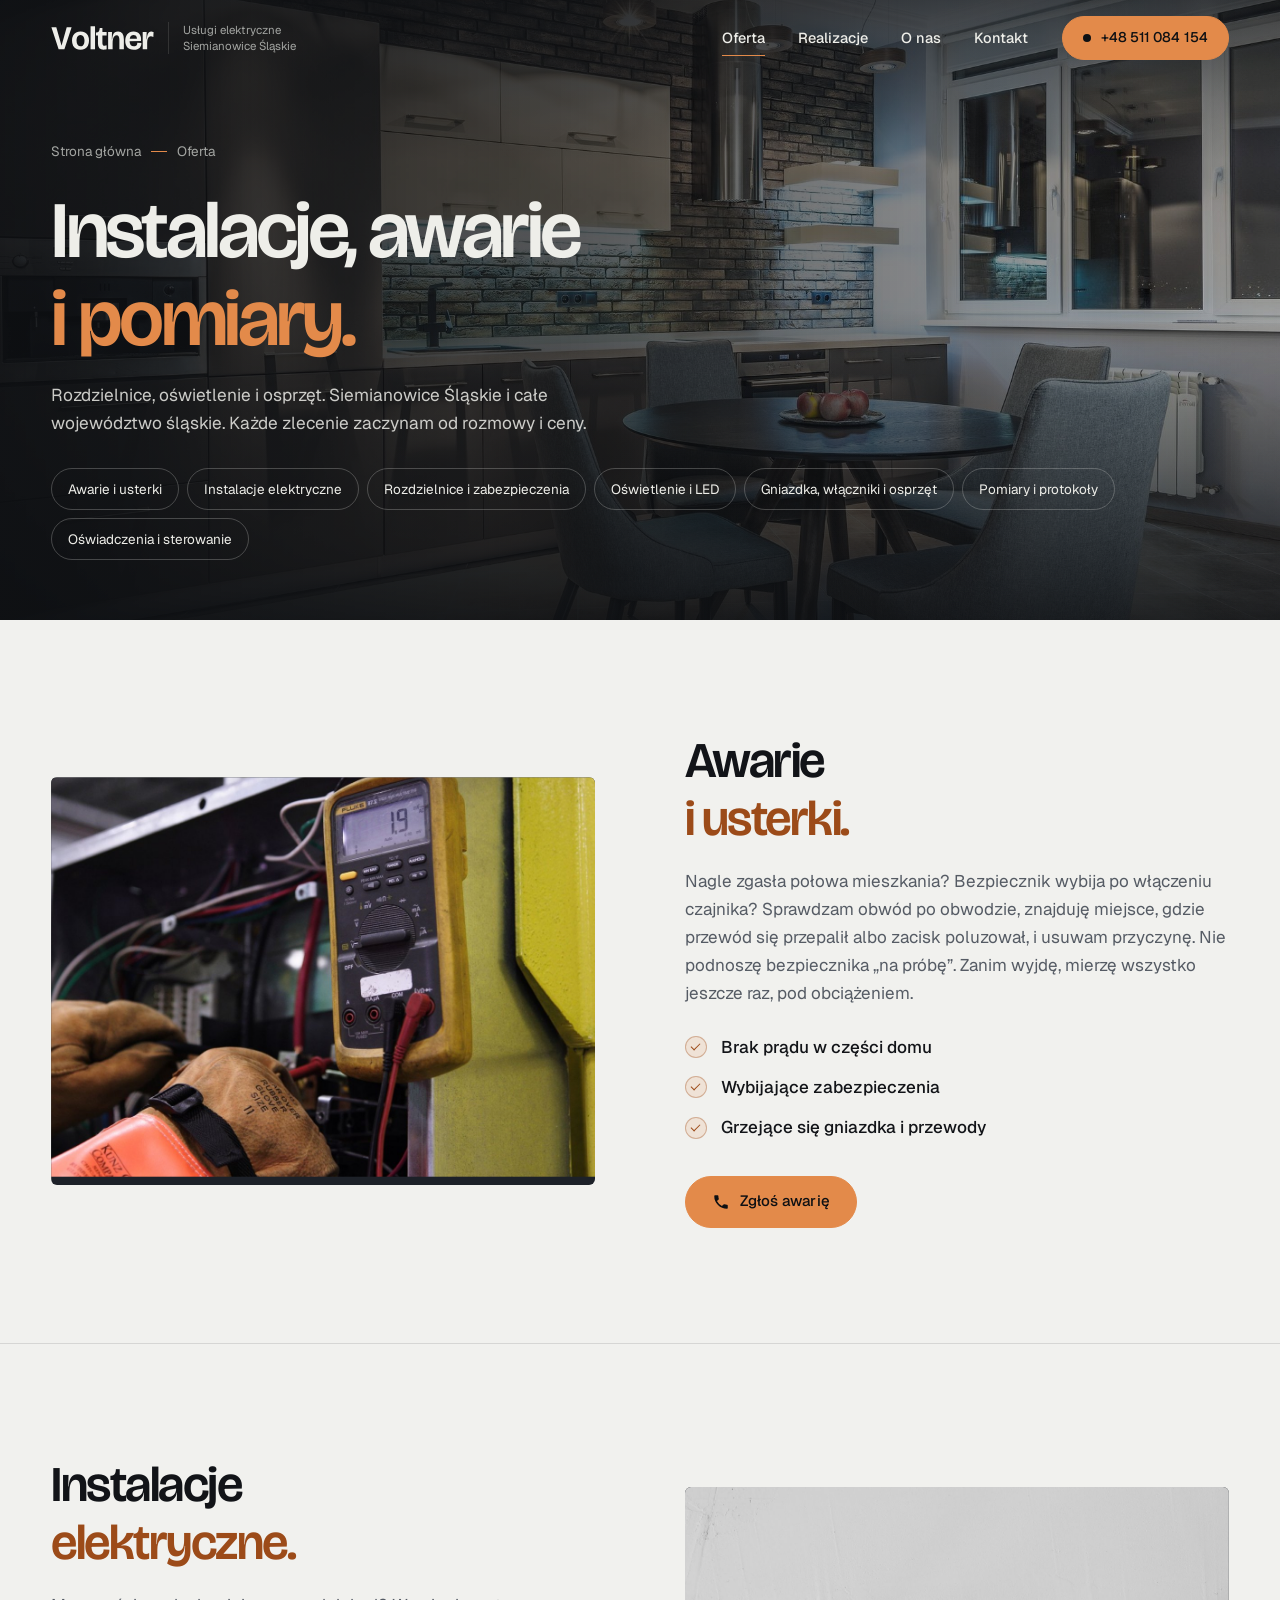
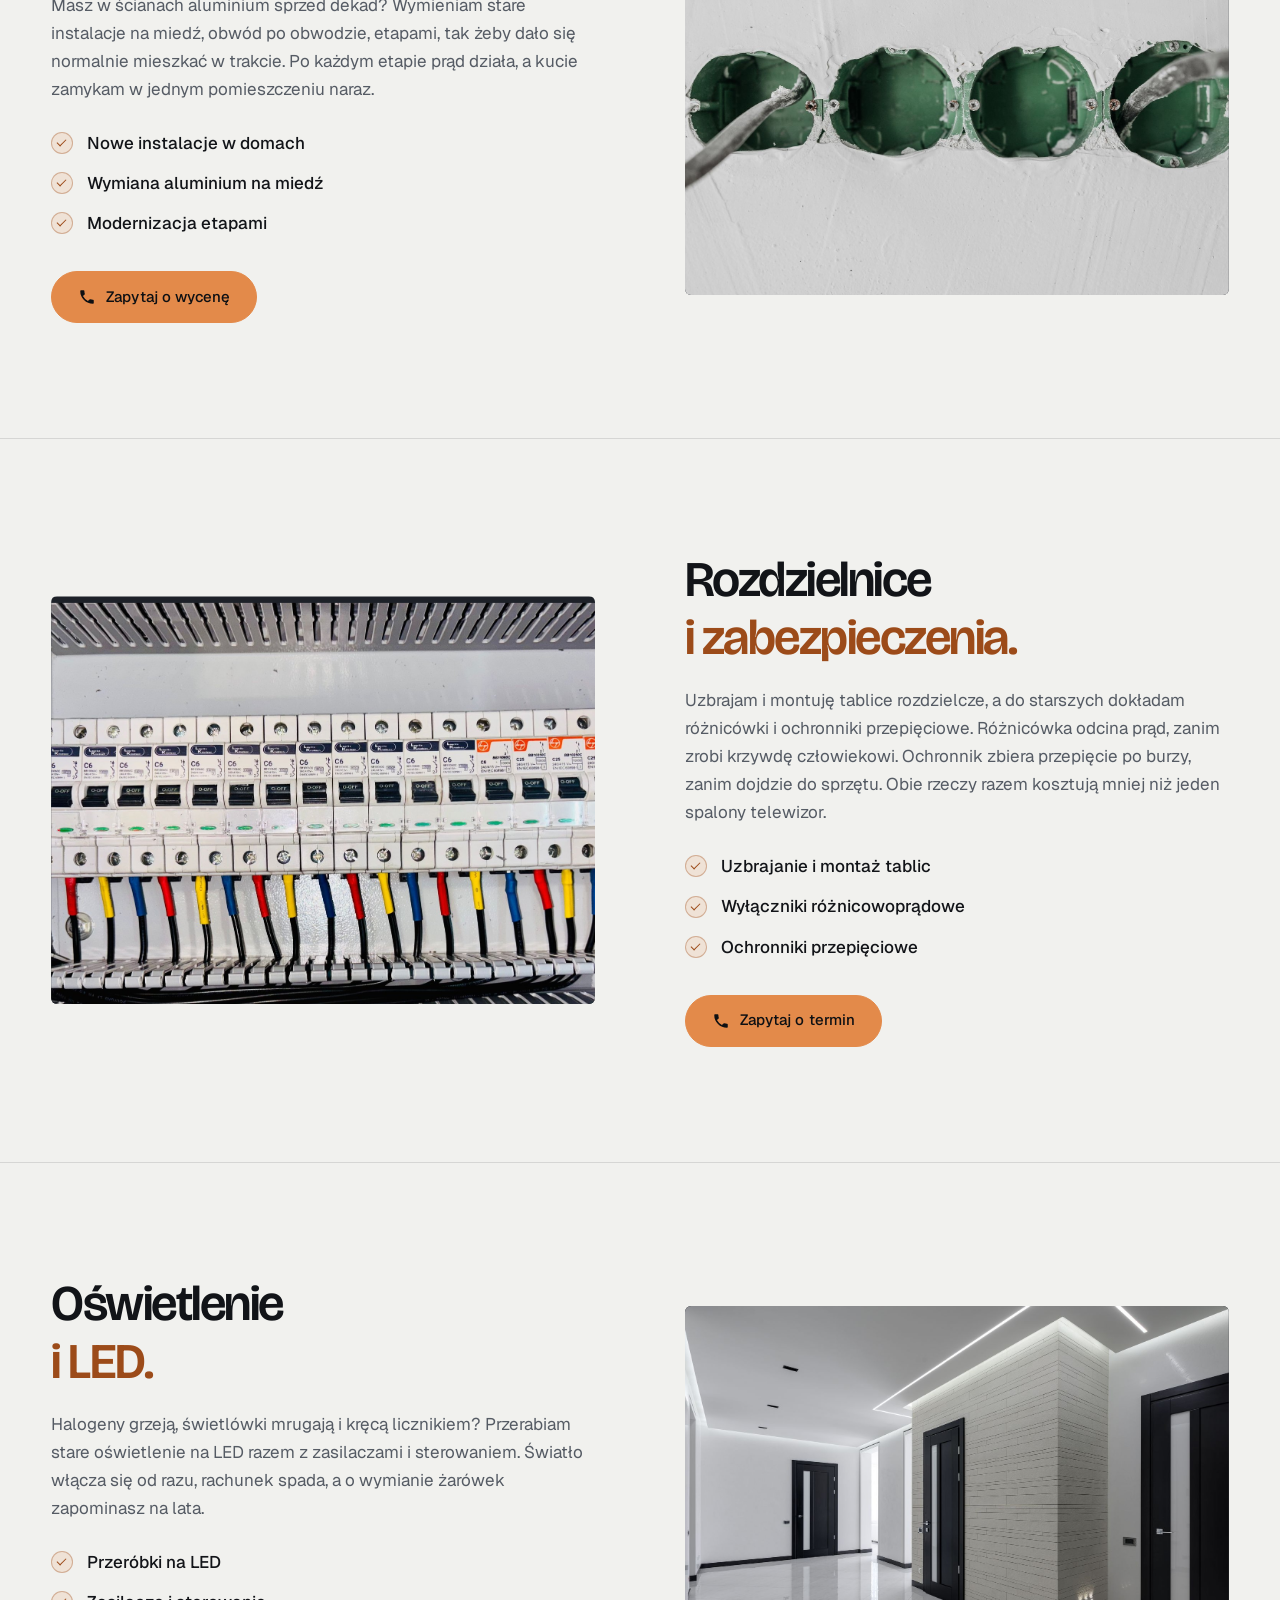
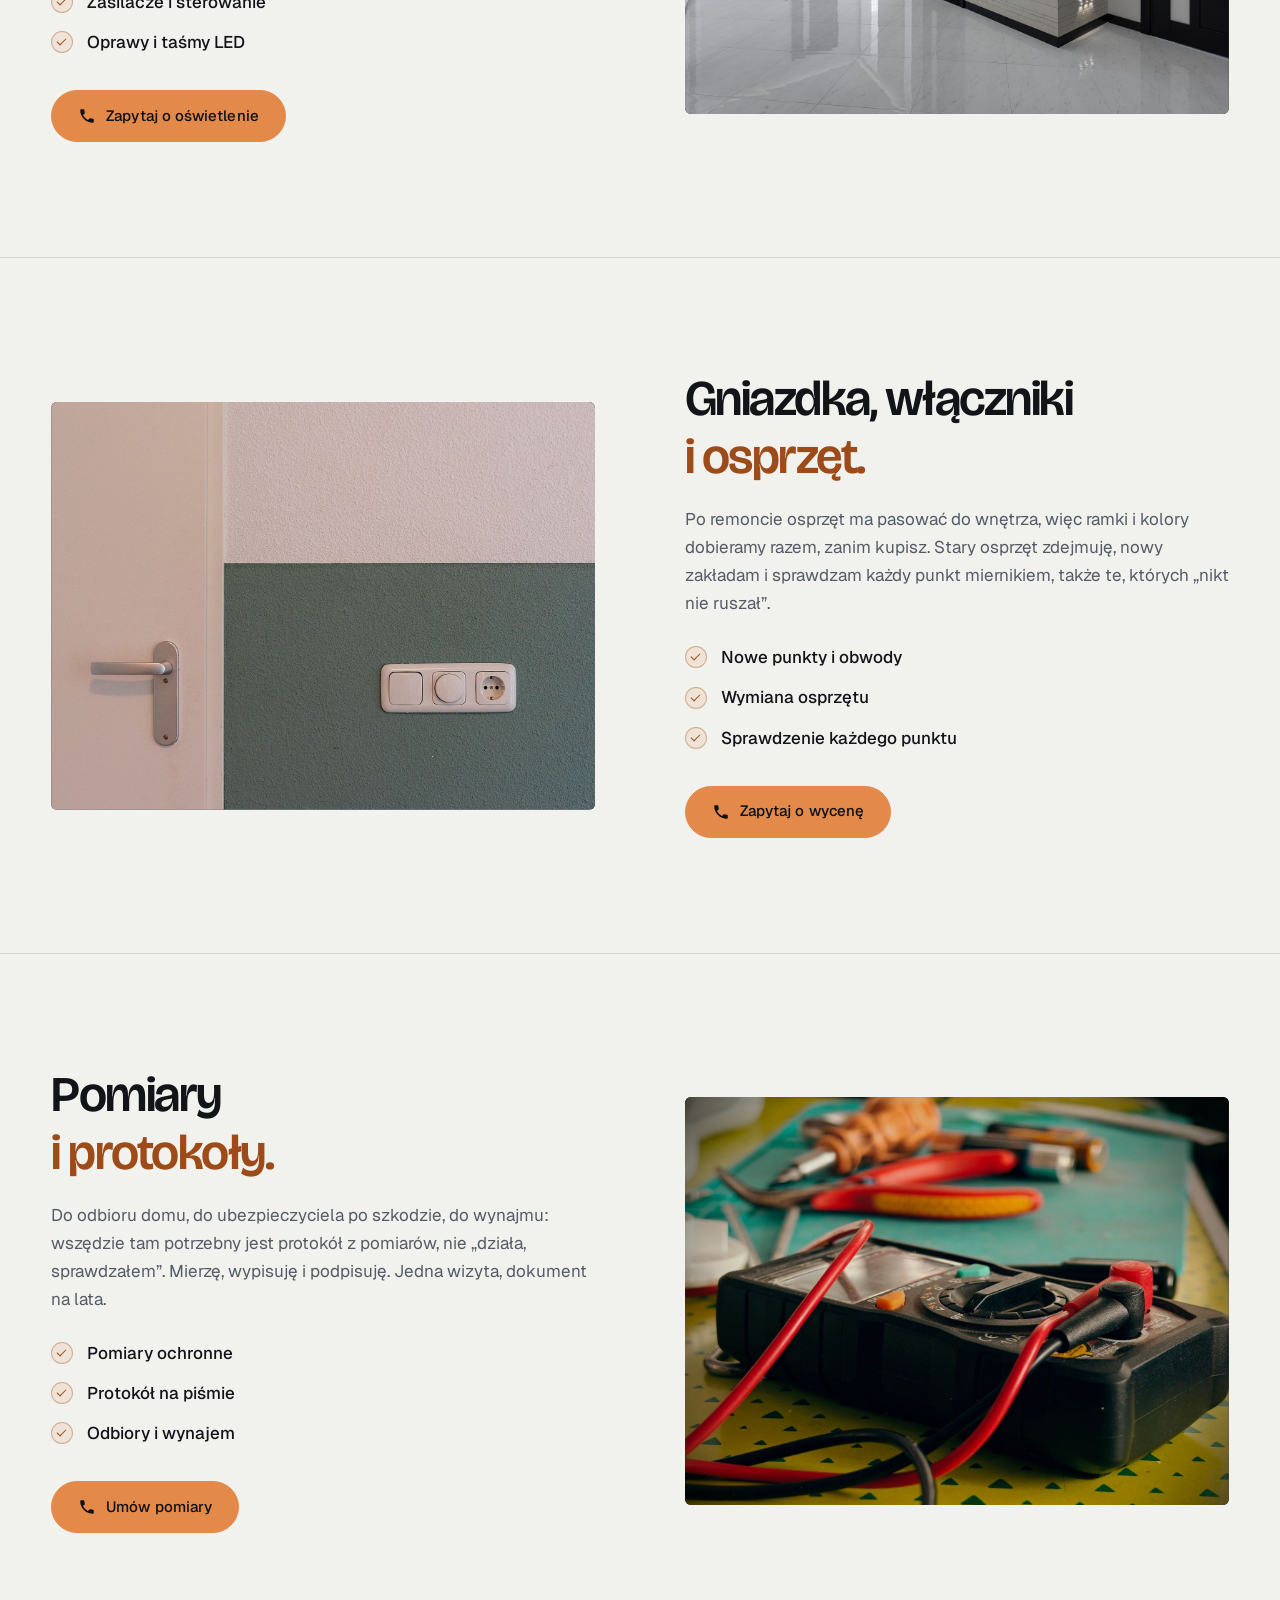
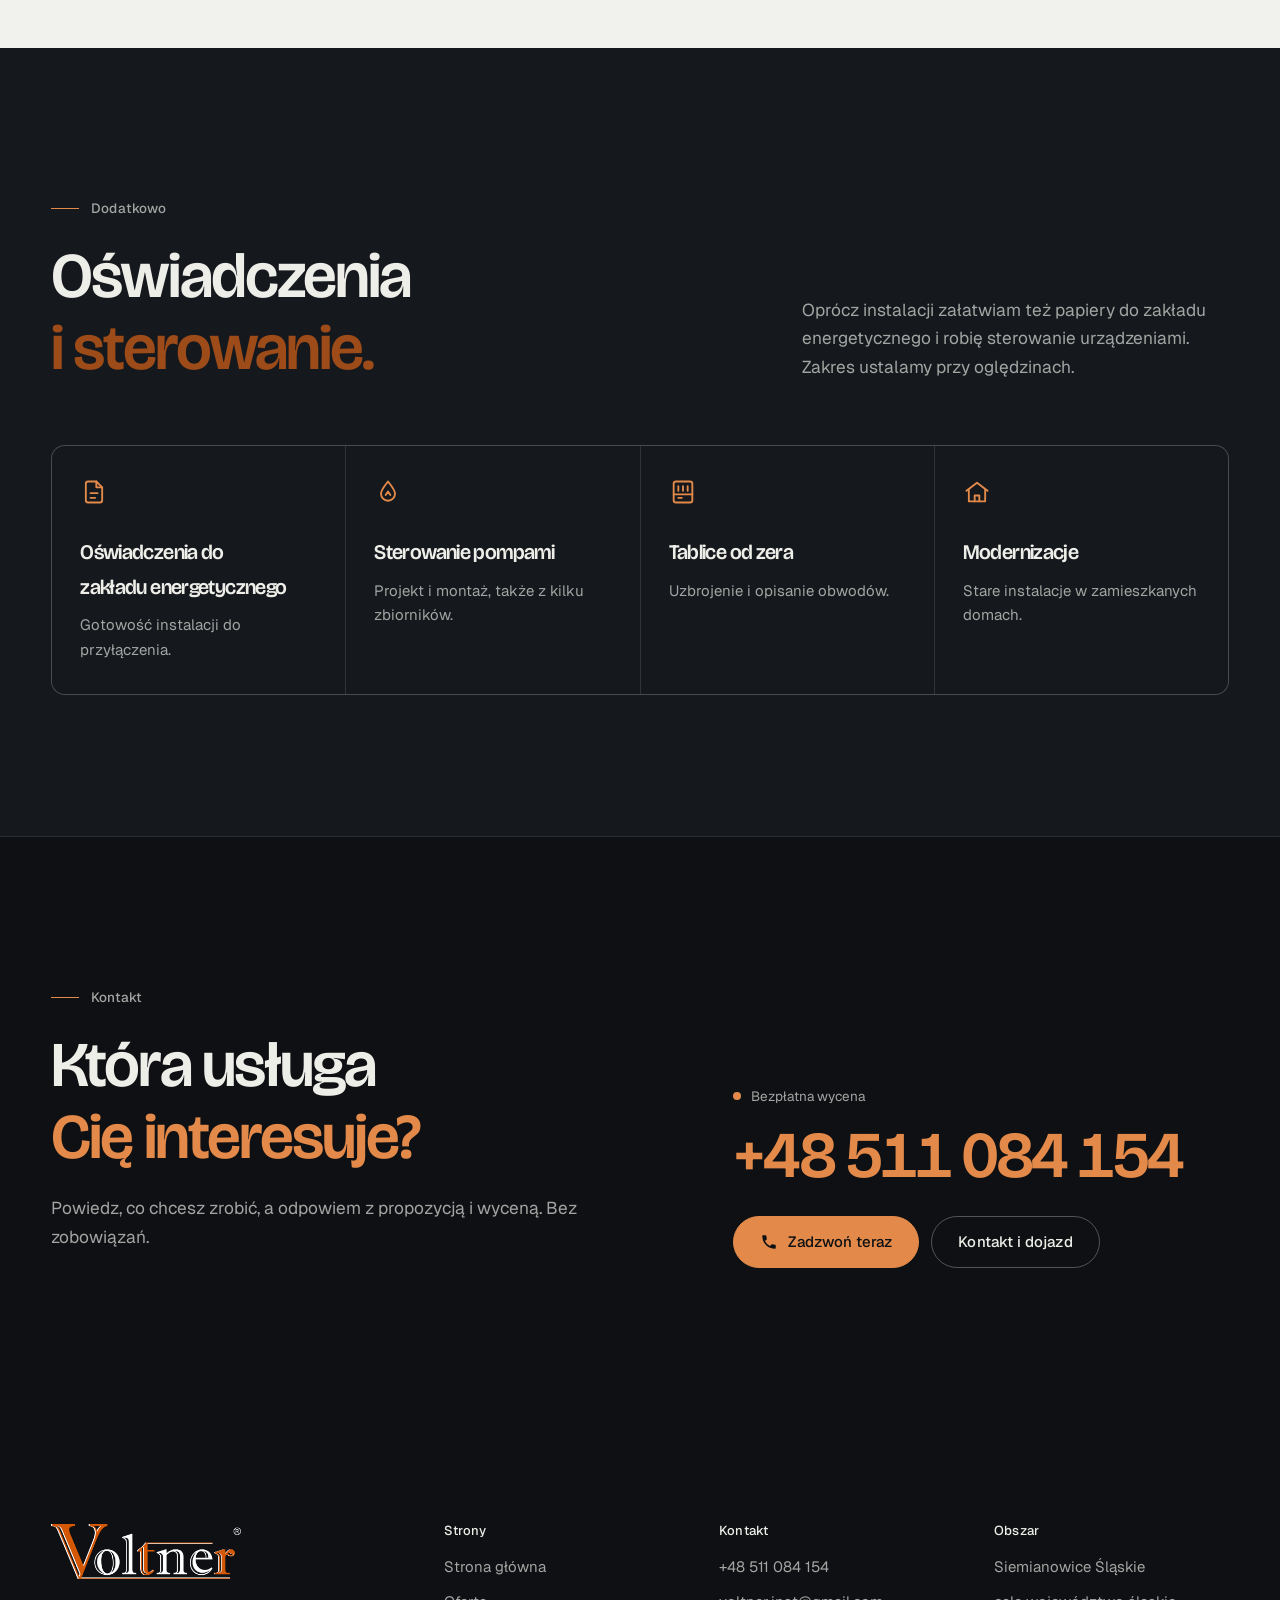
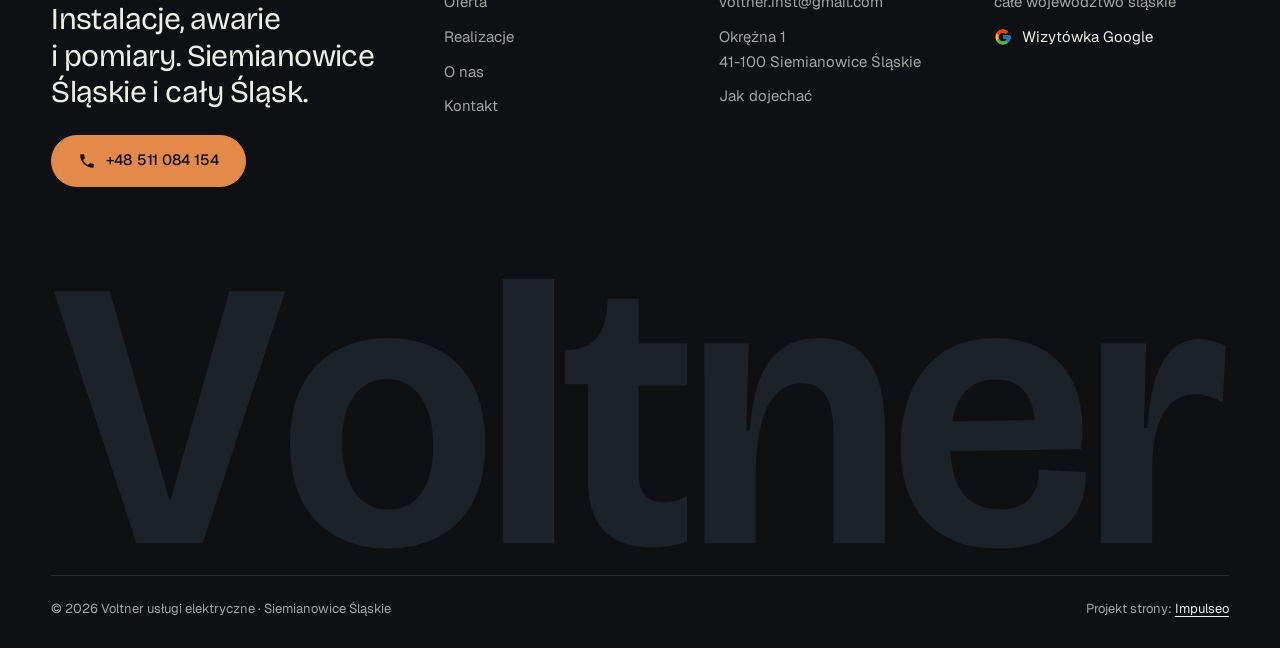
<file: oferta.html>
<!DOCTYPE html>
<html lang="pl">
<head>
<meta charset="UTF-8">
<meta name="viewport" content="width=device-width, initial-scale=1.0">
<title>Oferta - Voltner usługi elektryczne Siemianowice Śląskie</title>
<meta name="description" content="Awarie, instalacje elektryczne, rozdzielnice, oświetlenie LED, gniazdka i pomiary z protokołem. Siemianowice Śląskie i całe województwo śląskie.">
<link rel="canonical" href="https://impulseo-pl.github.io/voltner-uslugi-elektryczne/oferta.html">
<meta name="robots" content="noindex, nofollow">
<meta name="theme-color" content="#0E1013">
<meta property="og:type" content="website">
<meta property="og:locale" content="pl_PL">
<meta property="og:site_name" content="Voltner usługi elektryczne">
<meta property="og:title" content="Oferta - Voltner usługi elektryczne Siemianowice Śląskie">
<meta property="og:description" content="Awarie, instalacje elektryczne, rozdzielnice, oświetlenie LED, gniazdka i pomiary z protokołem. Siemianowice Śląskie i całe województwo śląskie.">
<meta property="og:url" content="https://impulseo-pl.github.io/voltner-uslugi-elektryczne/oferta.html">
<meta property="og:image" content="https://impulseo-pl.github.io/voltner-uslugi-elektryczne/img/og.jpg">
<meta property="og:image:width" content="1200">
<meta property="og:image:height" content="630">
<meta name="twitter:card" content="summary_large_image">
<script>(function(){var d=document.documentElement;d.classList.add('js');try{if(!window.matchMedia('(prefers-reduced-motion: reduce)').matches)d.classList.add('anim');}catch(e){}setTimeout(function(){if(!d.classList.contains('anim-ok'))d.classList.remove('anim');},3500);})();</script>

<link rel="preload" as="image" href="img/head-oferta.jpg" fetchpriority="high">
<link rel="preconnect" href="https://fonts.googleapis.com">
<link rel="preconnect" href="https://fonts.gstatic.com" crossorigin>
<link href="https://fonts.googleapis.com/css2?family=Bricolage+Grotesque:opsz,wght@12..96,400..700&family=Geist:wght@400..600&display=swap" rel="stylesheet">
<link rel="stylesheet" href="assets/styles.css?v=20261026a">
<script src="assets/lenis.min.js?v=1.1.20" defer></script>
<script src="assets/main.js?v=20261026a" defer></script>
</head>
<body>
<a class="skip" href="#tresc">Przejdź do treści</a>
<header class="site-head">

<div class="head-in">
  <a class="brand" href="index.html" aria-label="Voltner - strona główna">
    <span class="znak"><svg class="wm" viewBox="-1 -700 3084 721" role="img" aria-label="Voltner"><path pathLength="1" style="--i:0" d="M222.59283447265625 0.0 6.06689453125 -660.0H152.87200927734375L309.02423095703125 -113.07269287109375H312.02423095703125L465.9515380859375 -660.0H612.498291015625L396.230712890625 0.0Z"/><path pathLength="1" style="--i:1" d="M880.4832763671875 13.74163818359375Q806.5501708984375 13.74163818359375 748.5836181640625 -16.629180908203125Q690.6170654296875 -47.0 657.7462463378906 -108.11245727539062Q624.8754272460938 -169.22491455078125 624.8754272460938 -261.19146728515625Q624.8754272460938 -355.60784912109375 658.7295227050781 -416.59112548828125Q692.5836181640625 -477.57440185546875 750.533447265625 -507.4619445800781Q808.4832763671875 -537.3494873046875 881.1580200195312 -537.3494873046875Q956.3160400390625 -537.3494873046875 1013.7825927734375 -506.7203063964844Q1071.2491455078125 -476.09112548828125 1103.7491455078125 -414.8494873046875Q1136.2491455078125 -353.60784912109375 1136.2491455078125 -260.899658203125Q1136.2491455078125 -166.22491455078125 1102.6534118652344 -105.37081909179688Q1069.0576782226562 -44.5167236328125 1011.1078491210938 -15.387542724609375Q953.1580200195312 13.74163818359375 880.4832763671875 13.74163818359375ZM883.1914672851562 -88.46484375Q920.3921508789062 -88.46484375 946.301025390625 -107.77337646484375Q972.2098999023438 -127.0819091796875 986.0518798828125 -164.31143188476562Q999.8938598632812 -201.54095458984375 999.8938598632812 -253.70819091796875Q999.8938598632812 -309.5836181640625 985.1810607910156 -348.5715026855469Q970.46826171875 -387.55938720703125 943.1885681152344 -408.7554626464844Q915.9088745117188 -429.9515380859375 877.7081909179688 -429.9515380859375Q841.2491455078125 -429.9515380859375 815.2110900878906 -410.12628173828125Q789.1730346679688 -390.301025390625 775.2018737792969 -352.6839599609375Q761.230712890625 -315.06689453125 761.230712890625 -262.67474365234375Q761.230712890625 -180.732421875 793.5438537597656 -134.5986328125Q825.8569946289062 -88.46484375 883.1914672851562 -88.46484375Z"/><path pathLength="1" style="--i:2" d="M1182.1337890625 0.0V-692.2491455078125H1316.7474365234375V0.0Z"/><path pathLength="1" style="--i:3" d="M1573.1488037109375 10.966552734375Q1489.1914672851562 10.966552734375 1447.0501708984375 -33.303924560546875Q1404.9088745117188 -77.57440185546875 1404.9088745117188 -168.27337646484375V-416.46826171875H1344.3252563476562V-505.29180908203125H1356.367919921875Q1407.5167236328125 -511.22491455078125 1429.2537536621094 -538.5242309570312Q1450.9907836914062 -565.8235473632812 1455.698974609375 -620.6470947265625L1457.5075073242188 -640.4740600585938H1538.0392456054688V-523.3494873046875H1664.9815673828125V-413.501708984375H1538.0392456054688V-179.39794921875Q1538.0392456054688 -140.8812255859375 1556.4100646972656 -123.8477783203125Q1574.7808837890625 -106.8143310546875 1603.5894165039062 -106.8143310546875Q1618.8812255859375 -106.8143310546875 1635.3022155761719 -111.3310546875Q1651.7232055664062 -115.8477783203125 1664.9815673828125 -124.39794921875V-3.80853271484375Q1637.5986328125 4.67474365234375 1615.0196228027344 7.820648193359375Q1592.4406127929688 10.966552734375 1573.1488037109375 10.966552734375Z"/><path pathLength="1" style="--i:4" d="M1710.1337890625 0.0V-278.07269287109375L1709.6170654296875 -523.3494873046875H1826.2064819335938L1820.5225219726562 -296.9815673828125H1829.0392456054688Q1835.0392456054688 -378.5986328125 1855.9435119628906 -431.6822509765625Q1876.8477783203125 -484.765869140625 1915.0104064941406 -511.05767822265625Q1953.1730346679688 -537.3494873046875 2010.431396484375 -537.3494873046875Q2097.2064819335938 -537.3494873046875 2140.060577392578 -478.02423095703125Q2182.9146728515625 -418.698974609375 2182.9146728515625 -298.72320556640625V0.0H2048.301025390625V-284.698974609375Q2048.301025390625 -353.167236328125 2028.5715026855469 -386.2387390136719Q2008.8419799804688 -419.31024169921875 1964.832763671875 -419.31024169921875Q1927.8569946289062 -419.31024169921875 1900.8523864746094 -393.7889099121094Q1873.8477783203125 -368.267578125 1859.297607421875 -313.6459045410156Q1844.7474365234375 -259.02423095703125 1844.7474365234375 -170.46484375V0.0Z"/><path pathLength="1" style="--i:5" d="M2481.899658203125 13.74163818359375Q2412.3252563476562 13.74163818359375 2363.504608154297 -6.854095458984375Q2314.6839599609375 -27.4498291015625 2283.6839599609375 -64.04556274414062Q2252.6839599609375 -100.64129638671875 2238.2796936035156 -148.899658203125Q2223.8754272460938 -197.15802001953125 2223.8754272460938 -252.74163818359375Q2223.8754272460938 -309.74163818359375 2238.504608154297 -361.0957336425781Q2253.1337890625 -412.4498291015625 2283.3754272460938 -452.0455627441406Q2313.6170654296875 -491.64129638671875 2360.696075439453 -514.4953918457031Q2407.7750854492188 -537.3494873046875 2472.6747436523438 -537.3494873046875Q2535.5075073242188 -537.3494873046875 2581.5530700683594 -515.6580200195312Q2627.5986328125 -493.966552734375 2656.2110900878906 -454.6793518066406Q2684.8235473632812 -415.39215087890625 2694.8737182617188 -362.45904541015625Q2704.9238891601562 -309.52593994140625 2696.2491455078125 -246.55938720703125L2307.565185546875 -240.301025390625V-318.22491455078125L2594.46826171875 -323.4832763671875L2573.9849853515625 -278.42559814453125Q2578.434814453125 -325.7174072265625 2568.6095581054688 -359.2843017578125Q2558.7843017578125 -392.8511962890625 2535.296417236328 -410.9013671875Q2511.8085327148438 -428.9515380859375 2472.6747436523438 -428.9515380859375Q2431.0242309570312 -428.9515380859375 2404.632080078125 -407.7554626464844Q2378.2399291992188 -386.55938720703125 2366.268768310547 -348.3131408691406Q2354.297607421875 -310.06689453125 2354.297607421875 -258.93310546875Q2354.297607421875 -173.02423095703125 2386.8523864746094 -130.98617553710938Q2419.4071655273438 -88.9481201171875 2483.6747436523438 -88.9481201171875Q2513.6170654296875 -88.9481201171875 2533.4924926757812 -97.40255737304688Q2553.367919921875 -105.85699462890625 2565.305633544922 -120.58651733398438Q2577.2433471679688 -135.3160400390625 2581.8892517089844 -154.14129638671875Q2586.53515625 -172.966552734375 2585.2767944335938 -193.4498291015625L2709.2491455078125 -185.966552734375Q2711.2156982421875 -149.3494873046875 2699.9071655273438 -113.96194458007812Q2688.5986328125 -78.57440185546875 2661.694366455078 -49.8662109375Q2634.7901000976562 -21.15802001953125 2590.3569946289062 -3.70819091796875Q2545.9238891601562 13.74163818359375 2481.899658203125 13.74163818359375Z"/><path pathLength="1" style="--i:6" d="M2749.1337890625 0.0V-270.72320556640625L2748.6170654296875 -523.3494873046875H2867.1730346679688L2861.4890747070312 -301.72320556640625H2870.0057983398438Q2876.0057983398438 -387.0150146484375 2894.1517028808594 -438.2278137207031Q2912.297607421875 -489.44061279296875 2940.6061401367188 -512.265869140625Q2968.9146728515625 -535.0911254882812 3004.7566528320312 -535.0911254882812Q3021.46484375 -535.0911254882812 3039.5438537597656 -530.7370300292969Q3057.6228637695312 -526.3829345703125 3075.3310546875 -516.93310546875L3068.1061401367188 -369.22833251953125Q3048.431396484375 -380.16143798828125 3029.498291015625 -385.2404479980469Q3010.565185546875 -390.3194580078125 2993.632080078125 -390.3194580078125Q2958.53173828125 -390.3194580078125 2933.8189392089844 -367.6689453125Q2909.1061401367188 -345.0184326171875 2896.0559692382812 -301.234130859375Q2883.0057983398438 -257.4498291015625 2883.0057983398438 -194.79010009765625V0.0Z"/></svg></span>
    <span class="brand-sub">Usługi elektryczne<br>Siemianowice Śląskie</span>
  </a>
  <nav class="nav-links" aria-label="Menu główne">
    <a class="nl" href="oferta.html" aria-current="page">Oferta</a><a class="nl" href="realizacje.html">Realizacje</a><a class="nl" href="o-nas.html">O&nbsp;nas</a><a class="nl" href="kontakt.html">Kontakt</a>
    <a class="btn btn-copper nav-cta" href="tel:+48511084154"><span class="live" aria-hidden="true"></span>+48 511 084 154</a>
  </nav>
  <button class="burger" type="button" aria-label="Otwórz menu" aria-expanded="false" aria-controls="mnav"><span></span><span></span></button>
</div>
</header>

<div class="mnav" id="mnav">
  <div class="mnav-in">
    <a class="ml" href="index.html">Strona główna</a><a class="ml" href="oferta.html" aria-current="page">Oferta</a><a class="ml" href="realizacje.html">Realizacje</a><a class="ml" href="o-nas.html">O&nbsp;nas</a><a class="ml" href="kontakt.html">Kontakt</a>
    <div class="mnav-foot">
      <span>Pilne awarie: szybki dojazd, Siemianowice Śląskie i&nbsp;okolice</span>
      <a class="btn btn-copper" href="tel:+48511084154"><svg class="ico" width="16" height="16" viewBox="0 0 24 24" fill="none" aria-hidden="true"><path d="M6.6 10.8a15.5 15.5 0 0 0 6.6 6.6l2.2-2.2a1 1 0 0 1 1-.24 11.4 11.4 0 0 0 3.6.58 1 1 0 0 1 1 1V20a1 1 0 0 1-1 1A17 17 0 0 1 3 4a1 1 0 0 1 1-1h3.5a1 1 0 0 1 1 1c0 1.25.2 2.46.58 3.6a1 1 0 0 1-.25 1l-2.23 2.2Z" fill="currentColor"/></svg>+48 511 084 154</a>
    </div>
  </div>
</div>
<main id="tresc">

<section class="pagehead">
  <div class="pagehead-media"><img src="img/head-oferta.jpg" alt="Kuchnia z oświetleniem LED pod szafkami i lampami wiszącymi" width="1880" height="1253" decoding="async" fetchpriority="high"></div>
  <div class="ph-in">
    <p class="crumb up" style="--d:0"><a href="index.html">Strona główna</a><span class="sl" aria-hidden="true"></span>Oferta</p>
    <h1><span class="ln"><span class="ln-i" style="--k:0">Instalacje, awarie</span></span><span class="ln"><span class="ln-i" style="--k:1"><em>i&nbsp;pomiary.</em></span></span></h1>
    <p class="ph-lead up" style="--d:300">Rozdzielnice, oświetlenie i&nbsp;osprzęt. Siemianowice Śląskie i&nbsp;całe województwo śląskie. Każde zlecenie zaczynam od rozmowy i&nbsp;ceny.</p>
    <nav class="chips up" style="--d:420" aria-label="Usługi na tej stronie"><a class="chip" href="#awarie">Awarie i&nbsp;usterki</a><a class="chip" href="#instalacje">Instalacje elektryczne</a><a class="chip" href="#rozdzielnice">Rozdzielnice i&nbsp;zabezpieczenia</a><a class="chip" href="#oswietlenie">Oświetlenie i&nbsp;LED</a><a class="chip" href="#gniazdka">Gniazdka, włączniki i&nbsp;osprzęt</a><a class="chip" href="#pomiary">Pomiary i&nbsp;protokoły</a><a class="chip" href="#dodatkowo">Oświadczenia i&nbsp;sterowanie</a></nav>
  </div>
</section>
<section class="svc-block" id="awarie">
  <div class="wrap svc-row">
    <figure class="fig svc-fig rv-img rv">
      <img src="img/g9.jpg" alt="Pomiar miernikiem w szafie elektrycznej" width="1880" height="992" decoding="async" data-plx="30" style="height:110%;margin-top:-5%">
    </figure>
    <div class="svc-txt">
      <h2 class="rv rv-h"><span class="ln"><span class="ln-i" style="--k:0">Awarie</span></span><span class="ln"><span class="ln-i" style="--k:1"><em>i&nbsp;usterki.</em></span></span></h2>
      <p class="rv" style="--d:100">Nagle zgasła połowa mieszkania? Bezpiecznik wybija po włączeniu czajnika? Sprawdzam obwód po obwodzie, znajduję miejsce, gdzie przewód się przepalił albo zacisk poluzował, i&nbsp;usuwam przyczynę. Nie podnoszę bezpiecznika „na próbę”. Zanim wyjdę, mierzę wszystko jeszcze raz, pod obciążeniem.</p>
      <ul class="ticks rv" style="--d:160"><li>Brak prądu w&nbsp;części domu</li><li>Wybijające zabezpieczenia</li><li>Grzejące się gniazdka i&nbsp;przewody</li></ul>
      <a class="btn btn-copper rv" style="--d:220" href="tel:+48511084154"><svg class="ico" width="16" height="16" viewBox="0 0 24 24" fill="none" aria-hidden="true"><path d="M6.6 10.8a15.5 15.5 0 0 0 6.6 6.6l2.2-2.2a1 1 0 0 1 1-.24 11.4 11.4 0 0 0 3.6.58 1 1 0 0 1 1 1V20a1 1 0 0 1-1 1A17 17 0 0 1 3 4a1 1 0 0 1 1-1h3.5a1 1 0 0 1 1 1c0 1.25.2 2.46.58 3.6a1 1 0 0 1-.25 1l-2.23 2.2Z" fill="currentColor"/></svg>Zgłoś awarię</a>
    </div>
  </div>
</section>
<section class="svc-block flip" id="instalacje">
  <div class="wrap svc-row">
    <figure class="fig svc-fig rv-img rv">
      <img src="img/g1.jpg" alt="Puszki elektryczne osadzone w ścianie przed montażem osprzętu" width="1880" height="1255" loading="lazy" decoding="async" data-plx="30" style="height:110%;margin-top:-5%">
    </figure>
    <div class="svc-txt">
      <h2 class="rv rv-h"><span class="ln"><span class="ln-i" style="--k:0">Instalacje</span></span><span class="ln"><span class="ln-i" style="--k:1"><em>elektryczne.</em></span></span></h2>
      <p class="rv" style="--d:100">Masz w&nbsp;ścianach aluminium sprzed dekad? Wymieniam stare instalacje na miedź, obwód po obwodzie, etapami, tak żeby dało się normalnie mieszkać w&nbsp;trakcie. Po każdym etapie prąd działa, a&nbsp;kucie zamykam w&nbsp;jednym pomieszczeniu naraz.</p>
      <ul class="ticks rv" style="--d:160"><li>Nowe instalacje w&nbsp;domach</li><li>Wymiana aluminium na miedź</li><li>Modernizacja etapami</li></ul>
      <a class="btn btn-copper rv" style="--d:220" href="tel:+48511084154"><svg class="ico" width="16" height="16" viewBox="0 0 24 24" fill="none" aria-hidden="true"><path d="M6.6 10.8a15.5 15.5 0 0 0 6.6 6.6l2.2-2.2a1 1 0 0 1 1-.24 11.4 11.4 0 0 0 3.6.58 1 1 0 0 1 1 1V20a1 1 0 0 1-1 1A17 17 0 0 1 3 4a1 1 0 0 1 1-1h3.5a1 1 0 0 1 1 1c0 1.25.2 2.46.58 3.6a1 1 0 0 1-.25 1l-2.23 2.2Z" fill="currentColor"/></svg>Zapytaj o&nbsp;wycenę</a>
    </div>
  </div>
</section>
<section class="svc-block" id="rozdzielnice">
  <div class="wrap svc-row">
    <figure class="fig svc-fig rv-img rv">
      <img src="img/g15.jpg" alt="Uporządkowana rozdzielnica z rzędem zabezpieczeń" width="1880" height="1170" loading="lazy" decoding="async" data-plx="30" style="height:110%;margin-top:-5%">
    </figure>
    <div class="svc-txt">
      <h2 class="rv rv-h"><span class="ln"><span class="ln-i" style="--k:0">Rozdzielnice</span></span><span class="ln"><span class="ln-i" style="--k:1"><em>i&nbsp;zabezpieczenia.</em></span></span></h2>
      <p class="rv" style="--d:100">Uzbrajam i&nbsp;montuję tablice rozdzielcze, a&nbsp;do starszych dokładam różnicówki i&nbsp;ochronniki przepięciowe. Różnicówka odcina prąd, zanim zrobi krzywdę człowiekowi. Ochronnik zbiera przepięcie po burzy, zanim dojdzie do sprzętu. Obie rzeczy razem kosztują mniej niż jeden spalony telewizor.</p>
      <ul class="ticks rv" style="--d:160"><li>Uzbrajanie i&nbsp;montaż tablic</li><li>Wyłączniki różnicowoprądowe</li><li>Ochronniki przepięciowe</li></ul>
      <a class="btn btn-copper rv" style="--d:220" href="tel:+48511084154"><svg class="ico" width="16" height="16" viewBox="0 0 24 24" fill="none" aria-hidden="true"><path d="M6.6 10.8a15.5 15.5 0 0 0 6.6 6.6l2.2-2.2a1 1 0 0 1 1-.24 11.4 11.4 0 0 0 3.6.58 1 1 0 0 1 1 1V20a1 1 0 0 1-1 1A17 17 0 0 1 3 4a1 1 0 0 1 1-1h3.5a1 1 0 0 1 1 1c0 1.25.2 2.46.58 3.6a1 1 0 0 1-.25 1l-2.23 2.2Z" fill="currentColor"/></svg>Zapytaj o&nbsp;termin</a>
    </div>
  </div>
</section>
<section class="svc-block flip" id="oswietlenie">
  <div class="wrap svc-row">
    <figure class="fig svc-fig rv-img rv">
      <img src="img/about.jpg" alt="Korytarz z liniowym oświetleniem LED w suficie" width="1880" height="1255" loading="lazy" decoding="async" data-plx="30" style="height:110%;margin-top:-5%">
    </figure>
    <div class="svc-txt">
      <h2 class="rv rv-h"><span class="ln"><span class="ln-i" style="--k:0">Oświetlenie</span></span><span class="ln"><span class="ln-i" style="--k:1"><em>i&nbsp;LED.</em></span></span></h2>
      <p class="rv" style="--d:100">Halogeny grzeją, świetlówki mrugają i&nbsp;kręcą licznikiem? Przerabiam stare oświetlenie na LED razem z&nbsp;zasilaczami i&nbsp;sterowaniem. Światło włącza się od razu, rachunek spada, a&nbsp;o&nbsp;wymianie żarówek zapominasz na lata.</p>
      <ul class="ticks rv" style="--d:160"><li>Przeróbki na LED</li><li>Zasilacze i&nbsp;sterowanie</li><li>Oprawy i&nbsp;taśmy LED</li></ul>
      <a class="btn btn-copper rv" style="--d:220" href="tel:+48511084154"><svg class="ico" width="16" height="16" viewBox="0 0 24 24" fill="none" aria-hidden="true"><path d="M6.6 10.8a15.5 15.5 0 0 0 6.6 6.6l2.2-2.2a1 1 0 0 1 1-.24 11.4 11.4 0 0 0 3.6.58 1 1 0 0 1 1 1V20a1 1 0 0 1-1 1A17 17 0 0 1 3 4a1 1 0 0 1 1-1h3.5a1 1 0 0 1 1 1c0 1.25.2 2.46.58 3.6a1 1 0 0 1-.25 1l-2.23 2.2Z" fill="currentColor"/></svg>Zapytaj o&nbsp;oświetlenie</a>
    </div>
  </div>
</section>
<section class="svc-block" id="gniazdka">
  <div class="wrap svc-row">
    <figure class="fig svc-fig rv-img rv">
      <img src="img/g4.jpg" alt="Zestaw włączników i gniazda na ścianie po remoncie" width="1880" height="1255" loading="lazy" decoding="async" data-plx="30" style="height:110%;margin-top:-5%">
    </figure>
    <div class="svc-txt">
      <h2 class="rv rv-h"><span class="ln"><span class="ln-i" style="--k:0">Gniazdka, włączniki</span></span><span class="ln"><span class="ln-i" style="--k:1"><em>i&nbsp;osprzęt.</em></span></span></h2>
      <p class="rv" style="--d:100">Po remoncie osprzęt ma pasować do wnętrza, więc ramki i&nbsp;kolory dobieramy razem, zanim kupisz. Stary osprzęt zdejmuję, nowy zakładam i&nbsp;sprawdzam każdy punkt miernikiem, także te, których „nikt nie ruszał”.</p>
      <ul class="ticks rv" style="--d:160"><li>Nowe punkty i&nbsp;obwody</li><li>Wymiana osprzętu</li><li>Sprawdzenie każdego punktu</li></ul>
      <a class="btn btn-copper rv" style="--d:220" href="tel:+48511084154"><svg class="ico" width="16" height="16" viewBox="0 0 24 24" fill="none" aria-hidden="true"><path d="M6.6 10.8a15.5 15.5 0 0 0 6.6 6.6l2.2-2.2a1 1 0 0 1 1-.24 11.4 11.4 0 0 0 3.6.58 1 1 0 0 1 1 1V20a1 1 0 0 1-1 1A17 17 0 0 1 3 4a1 1 0 0 1 1-1h3.5a1 1 0 0 1 1 1c0 1.25.2 2.46.58 3.6a1 1 0 0 1-.25 1l-2.23 2.2Z" fill="currentColor"/></svg>Zapytaj o&nbsp;wycenę</a>
    </div>
  </div>
</section>
<section class="svc-block flip" id="pomiary">
  <div class="wrap svc-row">
    <figure class="fig svc-fig rv-img rv">
      <img src="img/g6.jpg" alt="Miernik elektryczny i narzędzia na stole warsztatowym" width="1731" height="1300" loading="lazy" decoding="async" data-plx="30" style="height:110%;margin-top:-5%">
    </figure>
    <div class="svc-txt">
      <h2 class="rv rv-h"><span class="ln"><span class="ln-i" style="--k:0">Pomiary</span></span><span class="ln"><span class="ln-i" style="--k:1"><em>i&nbsp;protokoły.</em></span></span></h2>
      <p class="rv" style="--d:100">Do odbioru domu, do ubezpieczyciela po szkodzie, do wynajmu: wszędzie tam potrzebny jest protokół z&nbsp;pomiarów, nie „działa, sprawdzałem”. Mierzę, wypisuję i&nbsp;podpisuję. Jedna wizyta, dokument na lata.</p>
      <ul class="ticks rv" style="--d:160"><li>Pomiary ochronne</li><li>Protokół na piśmie</li><li>Odbiory i&nbsp;wynajem</li></ul>
      <a class="btn btn-copper rv" style="--d:220" href="tel:+48511084154"><svg class="ico" width="16" height="16" viewBox="0 0 24 24" fill="none" aria-hidden="true"><path d="M6.6 10.8a15.5 15.5 0 0 0 6.6 6.6l2.2-2.2a1 1 0 0 1 1-.24 11.4 11.4 0 0 0 3.6.58 1 1 0 0 1 1 1V20a1 1 0 0 1-1 1A17 17 0 0 1 3 4a1 1 0 0 1 1-1h3.5a1 1 0 0 1 1 1c0 1.25.2 2.46.58 3.6a1 1 0 0 1-.25 1l-2.23 2.2Z" fill="currentColor"/></svg>Umów pomiary</a>
    </div>
  </div>
</section>

<section class="sec dark-2" id="dodatkowo">
  <div class="wrap">
    <div class="sec-head">
      <div>
        <p class="eyebrow rv">Dodatkowo</p>
        <h2 class="h2 rv rv-h"><span class="ln"><span class="ln-i" style="--k:0">Oświadczenia</span></span><span class="ln"><span class="ln-i" style="--k:1"><em>i&nbsp;sterowanie.</em></span></span></h2>
      </div>
      <div class="side rv" style="--d:120">
        <p class="lead">Oprócz instalacji załatwiam też papiery do zakładu energetycznego i&nbsp;robię sterowanie urządzeniami. Zakres ustalamy przy oględzinach.</p>
      </div>
    </div>
    <div class="extra-grid"><div class="extra rv" style="--d:0"><div class="ic"><svg class="ico" width="24" height="24" viewBox="0 0 24 24" fill="none" stroke="currentColor" stroke-width="1.6" stroke-linecap="round" stroke-linejoin="round" aria-hidden="true"><path d="M14 3H7a2 2 0 0 0-2 2v14a2 2 0 0 0 2 2h10a2 2 0 0 0 2-2V8z"/><path d="M14 3v5h5M9 13h6M9 17h4"/></svg></div><h3>Oświadczenia do zakładu energetycznego</h3><p>Gotowość instalacji do przyłączenia.</p></div><div class="extra rv" style="--d:90"><div class="ic"><svg class="ico" width="24" height="24" viewBox="0 0 24 24" fill="none" stroke="currentColor" stroke-width="1.6" stroke-linecap="round" stroke-linejoin="round" aria-hidden="true"><path d="M12 3c3 4 6 7.2 6 10.5A6 6 0 0 1 6 13.5C6 10.2 9 7 12 3z"/><path d="M10 14.5l2-3 2 3"/></svg></div><h3>Sterowanie pompami</h3><p>Projekt i&nbsp;montaż, także z&nbsp;kilku zbiorników.</p></div><div class="extra rv" style="--d:180"><div class="ic"><svg class="ico" width="24" height="24" viewBox="0 0 24 24" fill="none" stroke="currentColor" stroke-width="1.6" stroke-linecap="round" stroke-linejoin="round" aria-hidden="true"><rect x="4" y="3" width="16" height="18" rx="2"/><path d="M8 7v4M12 7v4M16 7v4M4 14h16M8 17h3"/></svg></div><h3>Tablice od zera</h3><p>Uzbrojenie i&nbsp;opisanie obwodów.</p></div><div class="extra rv" style="--d:270"><div class="ic"><svg class="ico" width="24" height="24" viewBox="0 0 24 24" fill="none" stroke="currentColor" stroke-width="1.6" stroke-linecap="round" stroke-linejoin="round" aria-hidden="true"><path d="M3 11 12 4l9 7"/><path d="M5 10v10h14V10"/><path d="M10 20v-5h4v5"/></svg></div><h3>Modernizacje</h3><p>Stare instalacje w&nbsp;zamieszkanych domach.</p></div></div>
  </div>
</section>
<section class="cta-band dark">
  <div class="wrap cta-grid">
    <div>
      <p class="eyebrow rv">Kontakt</p>
      <h2 class="h2 rv rv-h"><span class="ln"><span class="ln-i" style="--k:0">Która usługa</span></span><span class="ln"><span class="ln-i" style="--k:1"><em>Cię interesuje?</em></span></span></h2>
      <p class="lead rv" style="--d:120">Powiedz, co chcesz zrobić, a&nbsp;odpowiem z&nbsp;propozycją i&nbsp;wyceną. Bez zobowiązań.</p>
    </div>
    <div class="cta-side rv" style="--d:180">
      <span class="lbl"><span class="live" aria-hidden="true"></span>Bezpłatna wycena</span>
      <a class="cta-phone" href="tel:+48511084154">+48 511 084 154</a>
      <div class="cta-row">
        <a class="btn btn-copper" href="tel:+48511084154"><svg class="ico" width="16" height="16" viewBox="0 0 24 24" fill="none" aria-hidden="true"><path d="M6.6 10.8a15.5 15.5 0 0 0 6.6 6.6l2.2-2.2a1 1 0 0 1 1-.24 11.4 11.4 0 0 0 3.6.58 1 1 0 0 1 1 1V20a1 1 0 0 1-1 1A17 17 0 0 1 3 4a1 1 0 0 1 1-1h3.5a1 1 0 0 1 1 1c0 1.25.2 2.46.58 3.6a1 1 0 0 1-.25 1l-2.23 2.2Z" fill="currentColor"/></svg>Zadzwoń teraz</a>
        <a class="btn btn-ghost" href="kontakt.html">Kontakt i&nbsp;dojazd</a>
      </div>
    </div>
  </div>
</section>
</main>
<footer class="site-foot">
  <div class="wrap">
    <div class="foot-top">
      <div>
        <img class="foot-logo" src="img/logo-voltner.png" alt="Voltner - logo firmy" width="720" height="207" loading="lazy" decoding="async" style="width:190px;height:auto;margin:0 0 22px">
        <p class="foot-claim">Instalacje, awarie i&nbsp;pomiary. Siemianowice Śląskie i&nbsp;cały Śląsk.</p>
        <a class="btn btn-copper" href="tel:+48511084154"><svg class="ico" width="16" height="16" viewBox="0 0 24 24" fill="none" aria-hidden="true"><path d="M6.6 10.8a15.5 15.5 0 0 0 6.6 6.6l2.2-2.2a1 1 0 0 1 1-.24 11.4 11.4 0 0 0 3.6.58 1 1 0 0 1 1 1V20a1 1 0 0 1-1 1A17 17 0 0 1 3 4a1 1 0 0 1 1-1h3.5a1 1 0 0 1 1 1c0 1.25.2 2.46.58 3.6a1 1 0 0 1-.25 1l-2.23 2.2Z" fill="currentColor"/></svg>+48 511 084 154</a>
      </div>
      <div>
        <h4>Strony</h4>
        <ul><li><a href="index.html">Strona główna</a></li><li><a href="oferta.html">Oferta</a></li><li><a href="realizacje.html">Realizacje</a></li><li><a href="o-nas.html">O&nbsp;nas</a></li><li><a href="kontakt.html">Kontakt</a></li></ul>
      </div>
      <div>
        <h4>Kontakt</h4>
        <ul>
          <li><a href="tel:+48511084154">+48 511 084 154</a></li>
          <li><a href="mailto:voltner.inst@gmail.com">voltner.inst@gmail.com</a></li>
          <li>Okrężna 1<br>41-100 Siemianowice Śląskie</li>
          <li><a href="https://maps.google.com/?cid=11020037258457436571" target="_blank" rel="noopener">Jak dojechać</a></li>
        </ul>
      </div>
      <div>
        <h4>Obszar</h4>
        <ul>
          <li>Siemianowice Śląskie</li>
          <li>całe województwo śląskie</li>
          <li><a class="soc" href="https://maps.google.com/?cid=11020037258457436571" target="_blank" rel="noopener" aria-label="Wizytówka Voltner w Google"><svg class="g-logo" viewBox="0 0 48 48" aria-hidden="true"><path fill="#FFC107" d="M43.6 20.5H42V20H24v8h11.3C33.7 32.7 29.2 36 24 36c-6.6 0-12-5.4-12-12s5.4-12 12-12c3.1 0 5.8 1.2 7.9 3.1l5.7-5.7C34 6.1 29.3 4 24 4 12.9 4 4 12.9 4 24s8.9 20 20 20 20-8.9 20-20c0-1.3-.1-2.4-.4-3.5z"/><path fill="#FF3D00" d="m6.3 14.7 6.6 4.8C14.7 15.1 19 12 24 12c3.1 0 5.8 1.2 7.9 3.1l5.7-5.7C34 6.1 29.3 4 24 4 16.3 4 9.7 8.3 6.3 14.7z"/><path fill="#4CAF50" d="M24 44c5.2 0 9.9-2 13.4-5.2l-6.2-5.2A11.9 11.9 0 0 1 24 36c-5.2 0-9.6-3.3-11.3-7.9l-6.5 5C9.5 39.6 16.2 44 24 44z"/><path fill="#1976D2" d="M43.6 20.5H42V20H24v8h11.3a12 12 0 0 1-4.1 5.6l6.2 5.2C37 39.2 44 34 44 24c0-1.3-.1-2.4-.4-3.5z"/></svg>Wizytówka Google</a></li>
        </ul>
      </div>
    </div>
    <div class="foot-mark" aria-hidden="true"><svg class="wm-foot" viewBox="-1 -700 3084 721" aria-hidden="true" focusable="false"><path style="--i:0" d="M222.59283447265625 0.0 6.06689453125 -660.0H152.87200927734375L309.02423095703125 -113.07269287109375H312.02423095703125L465.9515380859375 -660.0H612.498291015625L396.230712890625 0.0Z"/><path style="--i:1" d="M880.4832763671875 13.74163818359375Q806.5501708984375 13.74163818359375 748.5836181640625 -16.629180908203125Q690.6170654296875 -47.0 657.7462463378906 -108.11245727539062Q624.8754272460938 -169.22491455078125 624.8754272460938 -261.19146728515625Q624.8754272460938 -355.60784912109375 658.7295227050781 -416.59112548828125Q692.5836181640625 -477.57440185546875 750.533447265625 -507.4619445800781Q808.4832763671875 -537.3494873046875 881.1580200195312 -537.3494873046875Q956.3160400390625 -537.3494873046875 1013.7825927734375 -506.7203063964844Q1071.2491455078125 -476.09112548828125 1103.7491455078125 -414.8494873046875Q1136.2491455078125 -353.60784912109375 1136.2491455078125 -260.899658203125Q1136.2491455078125 -166.22491455078125 1102.6534118652344 -105.37081909179688Q1069.0576782226562 -44.5167236328125 1011.1078491210938 -15.387542724609375Q953.1580200195312 13.74163818359375 880.4832763671875 13.74163818359375ZM883.1914672851562 -88.46484375Q920.3921508789062 -88.46484375 946.301025390625 -107.77337646484375Q972.2098999023438 -127.0819091796875 986.0518798828125 -164.31143188476562Q999.8938598632812 -201.54095458984375 999.8938598632812 -253.70819091796875Q999.8938598632812 -309.5836181640625 985.1810607910156 -348.5715026855469Q970.46826171875 -387.55938720703125 943.1885681152344 -408.7554626464844Q915.9088745117188 -429.9515380859375 877.7081909179688 -429.9515380859375Q841.2491455078125 -429.9515380859375 815.2110900878906 -410.12628173828125Q789.1730346679688 -390.301025390625 775.2018737792969 -352.6839599609375Q761.230712890625 -315.06689453125 761.230712890625 -262.67474365234375Q761.230712890625 -180.732421875 793.5438537597656 -134.5986328125Q825.8569946289062 -88.46484375 883.1914672851562 -88.46484375Z"/><path style="--i:2" d="M1182.1337890625 0.0V-692.2491455078125H1316.7474365234375V0.0Z"/><path style="--i:3" d="M1573.1488037109375 10.966552734375Q1489.1914672851562 10.966552734375 1447.0501708984375 -33.303924560546875Q1404.9088745117188 -77.57440185546875 1404.9088745117188 -168.27337646484375V-416.46826171875H1344.3252563476562V-505.29180908203125H1356.367919921875Q1407.5167236328125 -511.22491455078125 1429.2537536621094 -538.5242309570312Q1450.9907836914062 -565.8235473632812 1455.698974609375 -620.6470947265625L1457.5075073242188 -640.4740600585938H1538.0392456054688V-523.3494873046875H1664.9815673828125V-413.501708984375H1538.0392456054688V-179.39794921875Q1538.0392456054688 -140.8812255859375 1556.4100646972656 -123.8477783203125Q1574.7808837890625 -106.8143310546875 1603.5894165039062 -106.8143310546875Q1618.8812255859375 -106.8143310546875 1635.3022155761719 -111.3310546875Q1651.7232055664062 -115.8477783203125 1664.9815673828125 -124.39794921875V-3.80853271484375Q1637.5986328125 4.67474365234375 1615.0196228027344 7.820648193359375Q1592.4406127929688 10.966552734375 1573.1488037109375 10.966552734375Z"/><path style="--i:4" d="M1710.1337890625 0.0V-278.07269287109375L1709.6170654296875 -523.3494873046875H1826.2064819335938L1820.5225219726562 -296.9815673828125H1829.0392456054688Q1835.0392456054688 -378.5986328125 1855.9435119628906 -431.6822509765625Q1876.8477783203125 -484.765869140625 1915.0104064941406 -511.05767822265625Q1953.1730346679688 -537.3494873046875 2010.431396484375 -537.3494873046875Q2097.2064819335938 -537.3494873046875 2140.060577392578 -478.02423095703125Q2182.9146728515625 -418.698974609375 2182.9146728515625 -298.72320556640625V0.0H2048.301025390625V-284.698974609375Q2048.301025390625 -353.167236328125 2028.5715026855469 -386.2387390136719Q2008.8419799804688 -419.31024169921875 1964.832763671875 -419.31024169921875Q1927.8569946289062 -419.31024169921875 1900.8523864746094 -393.7889099121094Q1873.8477783203125 -368.267578125 1859.297607421875 -313.6459045410156Q1844.7474365234375 -259.02423095703125 1844.7474365234375 -170.46484375V0.0Z"/><path style="--i:5" d="M2481.899658203125 13.74163818359375Q2412.3252563476562 13.74163818359375 2363.504608154297 -6.854095458984375Q2314.6839599609375 -27.4498291015625 2283.6839599609375 -64.04556274414062Q2252.6839599609375 -100.64129638671875 2238.2796936035156 -148.899658203125Q2223.8754272460938 -197.15802001953125 2223.8754272460938 -252.74163818359375Q2223.8754272460938 -309.74163818359375 2238.504608154297 -361.0957336425781Q2253.1337890625 -412.4498291015625 2283.3754272460938 -452.0455627441406Q2313.6170654296875 -491.64129638671875 2360.696075439453 -514.4953918457031Q2407.7750854492188 -537.3494873046875 2472.6747436523438 -537.3494873046875Q2535.5075073242188 -537.3494873046875 2581.5530700683594 -515.6580200195312Q2627.5986328125 -493.966552734375 2656.2110900878906 -454.6793518066406Q2684.8235473632812 -415.39215087890625 2694.8737182617188 -362.45904541015625Q2704.9238891601562 -309.52593994140625 2696.2491455078125 -246.55938720703125L2307.565185546875 -240.301025390625V-318.22491455078125L2594.46826171875 -323.4832763671875L2573.9849853515625 -278.42559814453125Q2578.434814453125 -325.7174072265625 2568.6095581054688 -359.2843017578125Q2558.7843017578125 -392.8511962890625 2535.296417236328 -410.9013671875Q2511.8085327148438 -428.9515380859375 2472.6747436523438 -428.9515380859375Q2431.0242309570312 -428.9515380859375 2404.632080078125 -407.7554626464844Q2378.2399291992188 -386.55938720703125 2366.268768310547 -348.3131408691406Q2354.297607421875 -310.06689453125 2354.297607421875 -258.93310546875Q2354.297607421875 -173.02423095703125 2386.8523864746094 -130.98617553710938Q2419.4071655273438 -88.9481201171875 2483.6747436523438 -88.9481201171875Q2513.6170654296875 -88.9481201171875 2533.4924926757812 -97.40255737304688Q2553.367919921875 -105.85699462890625 2565.305633544922 -120.58651733398438Q2577.2433471679688 -135.3160400390625 2581.8892517089844 -154.14129638671875Q2586.53515625 -172.966552734375 2585.2767944335938 -193.4498291015625L2709.2491455078125 -185.966552734375Q2711.2156982421875 -149.3494873046875 2699.9071655273438 -113.96194458007812Q2688.5986328125 -78.57440185546875 2661.694366455078 -49.8662109375Q2634.7901000976562 -21.15802001953125 2590.3569946289062 -3.70819091796875Q2545.9238891601562 13.74163818359375 2481.899658203125 13.74163818359375Z"/><path style="--i:6" d="M2749.1337890625 0.0V-270.72320556640625L2748.6170654296875 -523.3494873046875H2867.1730346679688L2861.4890747070312 -301.72320556640625H2870.0057983398438Q2876.0057983398438 -387.0150146484375 2894.1517028808594 -438.2278137207031Q2912.297607421875 -489.44061279296875 2940.6061401367188 -512.265869140625Q2968.9146728515625 -535.0911254882812 3004.7566528320312 -535.0911254882812Q3021.46484375 -535.0911254882812 3039.5438537597656 -530.7370300292969Q3057.6228637695312 -526.3829345703125 3075.3310546875 -516.93310546875L3068.1061401367188 -369.22833251953125Q3048.431396484375 -380.16143798828125 3029.498291015625 -385.2404479980469Q3010.565185546875 -390.3194580078125 2993.632080078125 -390.3194580078125Q2958.53173828125 -390.3194580078125 2933.8189392089844 -367.6689453125Q2909.1061401367188 -345.0184326171875 2896.0559692382812 -301.234130859375Q2883.0057983398438 -257.4498291015625 2883.0057983398438 -194.79010009765625V0.0Z"/></svg></div>
    <div class="foot-bottom">
      <span>© 2026 Voltner usługi elektryczne · Siemianowice Śląskie</span>
      <span>Projekt strony: <a class="foot-credit" href="https://impulseo.pl" target="_blank" rel="noopener">Impulseo</a></span>
    </div>
  </div>
</footer>
<div class="sticky-call">
  <a class="btn btn-copper" href="tel:+48511084154"><svg class="ico" width="16" height="16" viewBox="0 0 24 24" fill="none" aria-hidden="true"><path d="M6.6 10.8a15.5 15.5 0 0 0 6.6 6.6l2.2-2.2a1 1 0 0 1 1-.24 11.4 11.4 0 0 0 3.6.58 1 1 0 0 1 1 1V20a1 1 0 0 1-1 1A17 17 0 0 1 3 4a1 1 0 0 1 1-1h3.5a1 1 0 0 1 1 1c0 1.25.2 2.46.58 3.6a1 1 0 0 1-.25 1l-2.23 2.2Z" fill="currentColor"/></svg>Zadzwoń</a>
  <a class="btn btn-ghost" href="kontakt.html">Kontakt i&nbsp;dojazd</a>
</div>
</body>
</html>
</file>
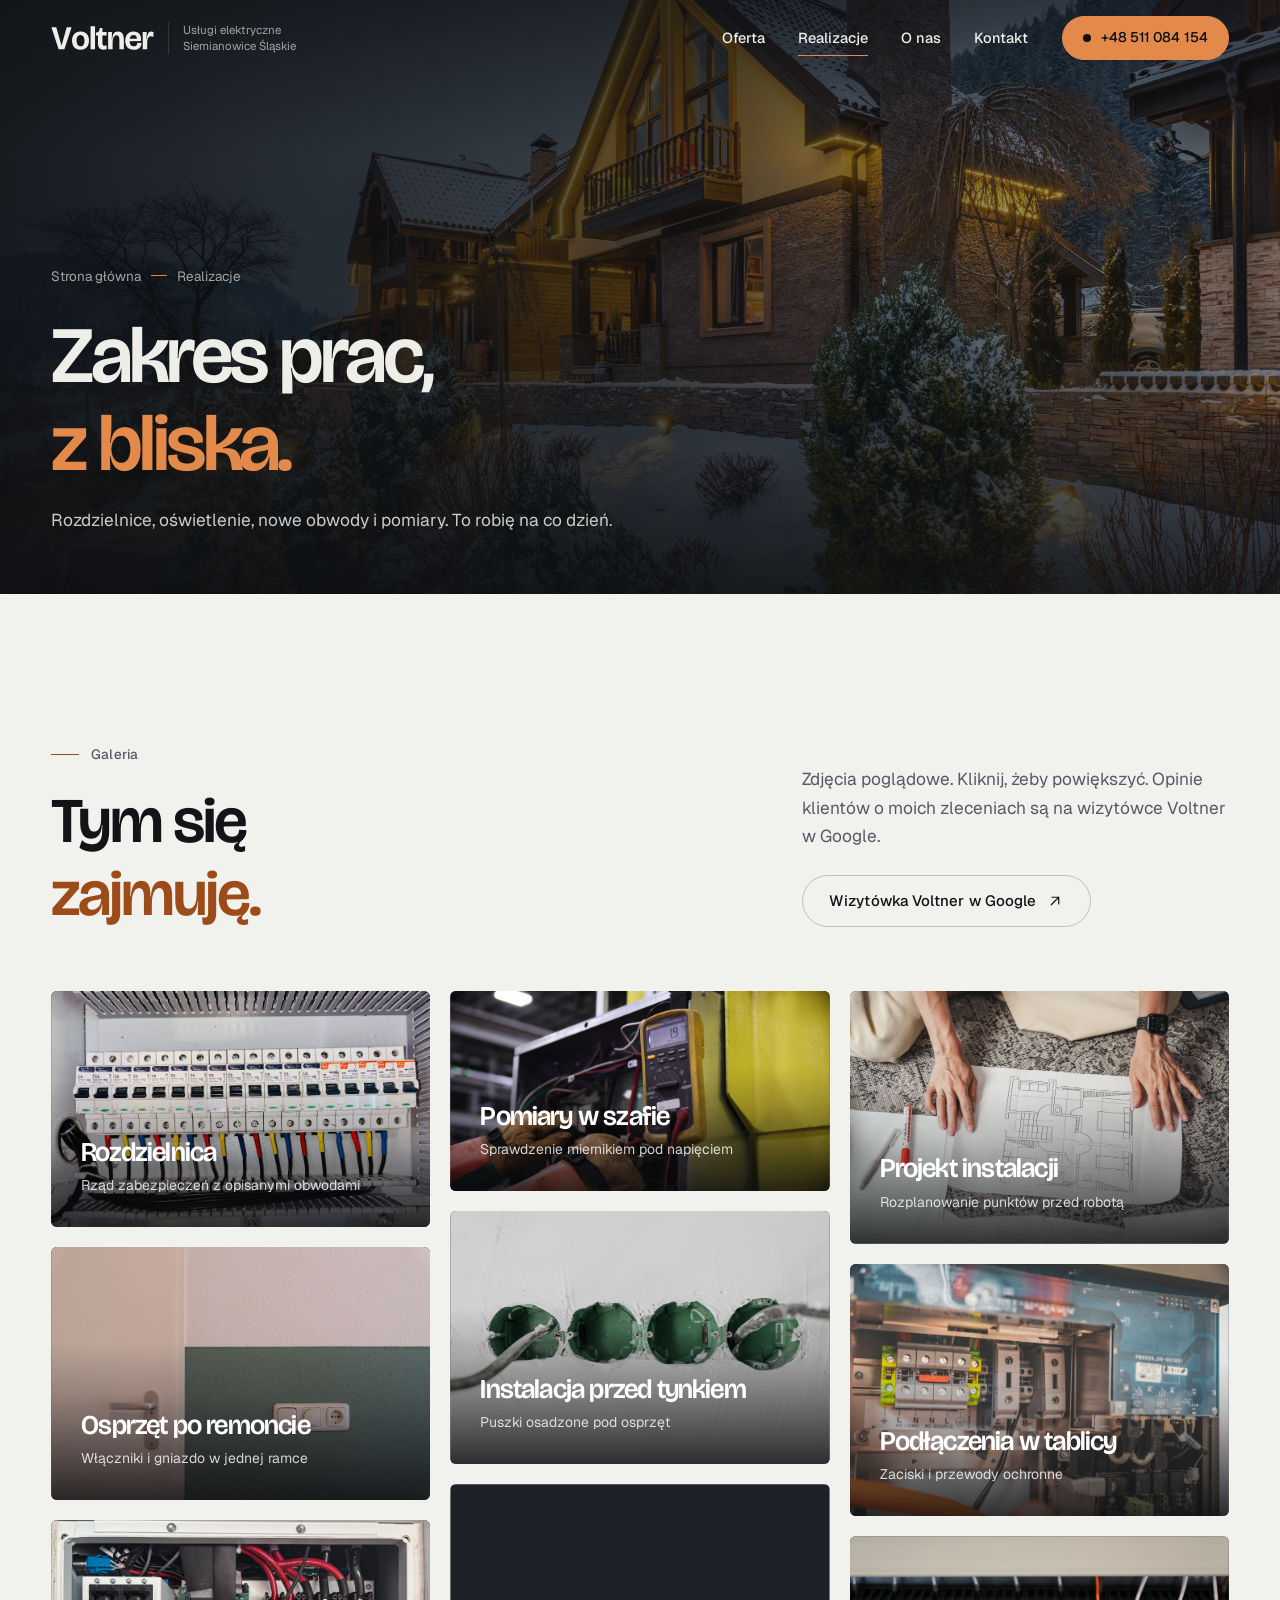
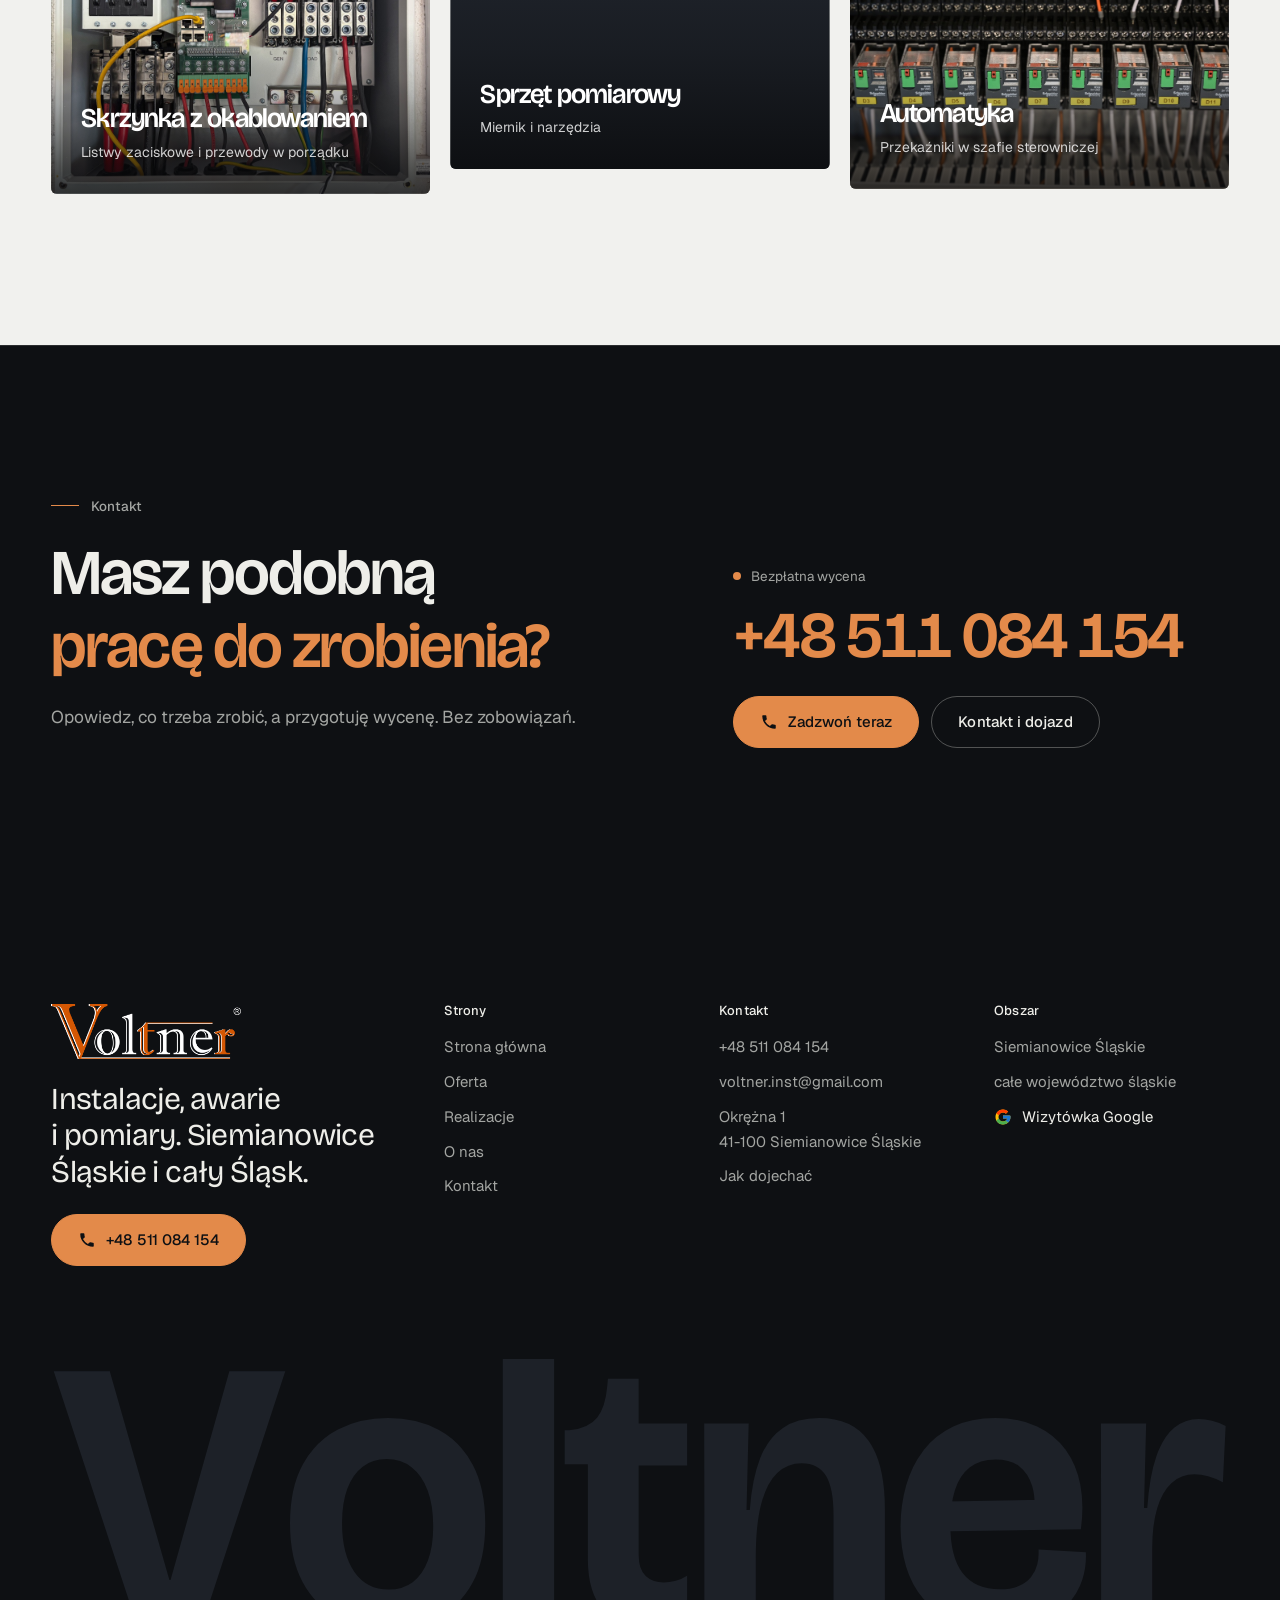
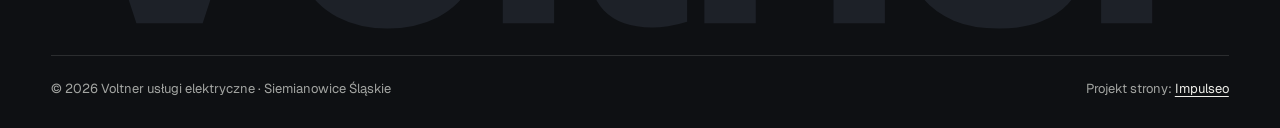
<file: realizacje.html>
<!DOCTYPE html>
<html lang="pl">
<head>
<meta charset="UTF-8">
<meta name="viewport" content="width=device-width, initial-scale=1.0">
<title>Realizacje - Voltner usługi elektryczne Siemianowice Śląskie</title>
<meta name="description" content="Zakres prac Voltner: rozdzielnice, osprzęt, okablowanie, pomiary i automatyka. Zdjęcia poglądowe.">
<link rel="canonical" href="https://impulseo-pl.github.io/voltner-uslugi-elektryczne/realizacje.html">
<meta name="robots" content="noindex, nofollow">
<meta name="theme-color" content="#0E1013">
<meta property="og:type" content="website">
<meta property="og:locale" content="pl_PL">
<meta property="og:site_name" content="Voltner usługi elektryczne">
<meta property="og:title" content="Realizacje - Voltner usługi elektryczne Siemianowice Śląskie">
<meta property="og:description" content="Zakres prac Voltner: rozdzielnice, osprzęt, okablowanie, pomiary i automatyka. Zdjęcia poglądowe.">
<meta property="og:url" content="https://impulseo-pl.github.io/voltner-uslugi-elektryczne/realizacje.html">
<meta property="og:image" content="https://impulseo-pl.github.io/voltner-uslugi-elektryczne/img/og.jpg">
<meta property="og:image:width" content="1200">
<meta property="og:image:height" content="630">
<meta name="twitter:card" content="summary_large_image">
<script>(function(){var d=document.documentElement;d.classList.add('js');try{if(!window.matchMedia('(prefers-reduced-motion: reduce)').matches)d.classList.add('anim');}catch(e){}setTimeout(function(){if(!d.classList.contains('anim-ok'))d.classList.remove('anim');},3500);})();</script>

<link rel="preload" as="image" href="img/head-realizacje.jpg" fetchpriority="high">
<link rel="preconnect" href="https://fonts.googleapis.com">
<link rel="preconnect" href="https://fonts.gstatic.com" crossorigin>
<link href="https://fonts.googleapis.com/css2?family=Bricolage+Grotesque:opsz,wght@12..96,400..700&family=Geist:wght@400..600&display=swap" rel="stylesheet">
<link rel="stylesheet" href="assets/styles.css?v=20261026a">
<script src="assets/lenis.min.js?v=1.1.20" defer></script>
<script src="assets/main.js?v=20261026a" defer></script>
</head>
<body>
<a class="skip" href="#tresc">Przejdź do treści</a>
<header class="site-head">

<div class="head-in">
  <a class="brand" href="index.html" aria-label="Voltner - strona główna">
    <span class="znak"><svg class="wm" viewBox="-1 -700 3084 721" role="img" aria-label="Voltner"><path pathLength="1" style="--i:0" d="M222.59283447265625 0.0 6.06689453125 -660.0H152.87200927734375L309.02423095703125 -113.07269287109375H312.02423095703125L465.9515380859375 -660.0H612.498291015625L396.230712890625 0.0Z"/><path pathLength="1" style="--i:1" d="M880.4832763671875 13.74163818359375Q806.5501708984375 13.74163818359375 748.5836181640625 -16.629180908203125Q690.6170654296875 -47.0 657.7462463378906 -108.11245727539062Q624.8754272460938 -169.22491455078125 624.8754272460938 -261.19146728515625Q624.8754272460938 -355.60784912109375 658.7295227050781 -416.59112548828125Q692.5836181640625 -477.57440185546875 750.533447265625 -507.4619445800781Q808.4832763671875 -537.3494873046875 881.1580200195312 -537.3494873046875Q956.3160400390625 -537.3494873046875 1013.7825927734375 -506.7203063964844Q1071.2491455078125 -476.09112548828125 1103.7491455078125 -414.8494873046875Q1136.2491455078125 -353.60784912109375 1136.2491455078125 -260.899658203125Q1136.2491455078125 -166.22491455078125 1102.6534118652344 -105.37081909179688Q1069.0576782226562 -44.5167236328125 1011.1078491210938 -15.387542724609375Q953.1580200195312 13.74163818359375 880.4832763671875 13.74163818359375ZM883.1914672851562 -88.46484375Q920.3921508789062 -88.46484375 946.301025390625 -107.77337646484375Q972.2098999023438 -127.0819091796875 986.0518798828125 -164.31143188476562Q999.8938598632812 -201.54095458984375 999.8938598632812 -253.70819091796875Q999.8938598632812 -309.5836181640625 985.1810607910156 -348.5715026855469Q970.46826171875 -387.55938720703125 943.1885681152344 -408.7554626464844Q915.9088745117188 -429.9515380859375 877.7081909179688 -429.9515380859375Q841.2491455078125 -429.9515380859375 815.2110900878906 -410.12628173828125Q789.1730346679688 -390.301025390625 775.2018737792969 -352.6839599609375Q761.230712890625 -315.06689453125 761.230712890625 -262.67474365234375Q761.230712890625 -180.732421875 793.5438537597656 -134.5986328125Q825.8569946289062 -88.46484375 883.1914672851562 -88.46484375Z"/><path pathLength="1" style="--i:2" d="M1182.1337890625 0.0V-692.2491455078125H1316.7474365234375V0.0Z"/><path pathLength="1" style="--i:3" d="M1573.1488037109375 10.966552734375Q1489.1914672851562 10.966552734375 1447.0501708984375 -33.303924560546875Q1404.9088745117188 -77.57440185546875 1404.9088745117188 -168.27337646484375V-416.46826171875H1344.3252563476562V-505.29180908203125H1356.367919921875Q1407.5167236328125 -511.22491455078125 1429.2537536621094 -538.5242309570312Q1450.9907836914062 -565.8235473632812 1455.698974609375 -620.6470947265625L1457.5075073242188 -640.4740600585938H1538.0392456054688V-523.3494873046875H1664.9815673828125V-413.501708984375H1538.0392456054688V-179.39794921875Q1538.0392456054688 -140.8812255859375 1556.4100646972656 -123.8477783203125Q1574.7808837890625 -106.8143310546875 1603.5894165039062 -106.8143310546875Q1618.8812255859375 -106.8143310546875 1635.3022155761719 -111.3310546875Q1651.7232055664062 -115.8477783203125 1664.9815673828125 -124.39794921875V-3.80853271484375Q1637.5986328125 4.67474365234375 1615.0196228027344 7.820648193359375Q1592.4406127929688 10.966552734375 1573.1488037109375 10.966552734375Z"/><path pathLength="1" style="--i:4" d="M1710.1337890625 0.0V-278.07269287109375L1709.6170654296875 -523.3494873046875H1826.2064819335938L1820.5225219726562 -296.9815673828125H1829.0392456054688Q1835.0392456054688 -378.5986328125 1855.9435119628906 -431.6822509765625Q1876.8477783203125 -484.765869140625 1915.0104064941406 -511.05767822265625Q1953.1730346679688 -537.3494873046875 2010.431396484375 -537.3494873046875Q2097.2064819335938 -537.3494873046875 2140.060577392578 -478.02423095703125Q2182.9146728515625 -418.698974609375 2182.9146728515625 -298.72320556640625V0.0H2048.301025390625V-284.698974609375Q2048.301025390625 -353.167236328125 2028.5715026855469 -386.2387390136719Q2008.8419799804688 -419.31024169921875 1964.832763671875 -419.31024169921875Q1927.8569946289062 -419.31024169921875 1900.8523864746094 -393.7889099121094Q1873.8477783203125 -368.267578125 1859.297607421875 -313.6459045410156Q1844.7474365234375 -259.02423095703125 1844.7474365234375 -170.46484375V0.0Z"/><path pathLength="1" style="--i:5" d="M2481.899658203125 13.74163818359375Q2412.3252563476562 13.74163818359375 2363.504608154297 -6.854095458984375Q2314.6839599609375 -27.4498291015625 2283.6839599609375 -64.04556274414062Q2252.6839599609375 -100.64129638671875 2238.2796936035156 -148.899658203125Q2223.8754272460938 -197.15802001953125 2223.8754272460938 -252.74163818359375Q2223.8754272460938 -309.74163818359375 2238.504608154297 -361.0957336425781Q2253.1337890625 -412.4498291015625 2283.3754272460938 -452.0455627441406Q2313.6170654296875 -491.64129638671875 2360.696075439453 -514.4953918457031Q2407.7750854492188 -537.3494873046875 2472.6747436523438 -537.3494873046875Q2535.5075073242188 -537.3494873046875 2581.5530700683594 -515.6580200195312Q2627.5986328125 -493.966552734375 2656.2110900878906 -454.6793518066406Q2684.8235473632812 -415.39215087890625 2694.8737182617188 -362.45904541015625Q2704.9238891601562 -309.52593994140625 2696.2491455078125 -246.55938720703125L2307.565185546875 -240.301025390625V-318.22491455078125L2594.46826171875 -323.4832763671875L2573.9849853515625 -278.42559814453125Q2578.434814453125 -325.7174072265625 2568.6095581054688 -359.2843017578125Q2558.7843017578125 -392.8511962890625 2535.296417236328 -410.9013671875Q2511.8085327148438 -428.9515380859375 2472.6747436523438 -428.9515380859375Q2431.0242309570312 -428.9515380859375 2404.632080078125 -407.7554626464844Q2378.2399291992188 -386.55938720703125 2366.268768310547 -348.3131408691406Q2354.297607421875 -310.06689453125 2354.297607421875 -258.93310546875Q2354.297607421875 -173.02423095703125 2386.8523864746094 -130.98617553710938Q2419.4071655273438 -88.9481201171875 2483.6747436523438 -88.9481201171875Q2513.6170654296875 -88.9481201171875 2533.4924926757812 -97.40255737304688Q2553.367919921875 -105.85699462890625 2565.305633544922 -120.58651733398438Q2577.2433471679688 -135.3160400390625 2581.8892517089844 -154.14129638671875Q2586.53515625 -172.966552734375 2585.2767944335938 -193.4498291015625L2709.2491455078125 -185.966552734375Q2711.2156982421875 -149.3494873046875 2699.9071655273438 -113.96194458007812Q2688.5986328125 -78.57440185546875 2661.694366455078 -49.8662109375Q2634.7901000976562 -21.15802001953125 2590.3569946289062 -3.70819091796875Q2545.9238891601562 13.74163818359375 2481.899658203125 13.74163818359375Z"/><path pathLength="1" style="--i:6" d="M2749.1337890625 0.0V-270.72320556640625L2748.6170654296875 -523.3494873046875H2867.1730346679688L2861.4890747070312 -301.72320556640625H2870.0057983398438Q2876.0057983398438 -387.0150146484375 2894.1517028808594 -438.2278137207031Q2912.297607421875 -489.44061279296875 2940.6061401367188 -512.265869140625Q2968.9146728515625 -535.0911254882812 3004.7566528320312 -535.0911254882812Q3021.46484375 -535.0911254882812 3039.5438537597656 -530.7370300292969Q3057.6228637695312 -526.3829345703125 3075.3310546875 -516.93310546875L3068.1061401367188 -369.22833251953125Q3048.431396484375 -380.16143798828125 3029.498291015625 -385.2404479980469Q3010.565185546875 -390.3194580078125 2993.632080078125 -390.3194580078125Q2958.53173828125 -390.3194580078125 2933.8189392089844 -367.6689453125Q2909.1061401367188 -345.0184326171875 2896.0559692382812 -301.234130859375Q2883.0057983398438 -257.4498291015625 2883.0057983398438 -194.79010009765625V0.0Z"/></svg></span>
    <span class="brand-sub">Usługi elektryczne<br>Siemianowice Śląskie</span>
  </a>
  <nav class="nav-links" aria-label="Menu główne">
    <a class="nl" href="oferta.html">Oferta</a><a class="nl" href="realizacje.html" aria-current="page">Realizacje</a><a class="nl" href="o-nas.html">O&nbsp;nas</a><a class="nl" href="kontakt.html">Kontakt</a>
    <a class="btn btn-copper nav-cta" href="tel:+48511084154"><span class="live" aria-hidden="true"></span>+48 511 084 154</a>
  </nav>
  <button class="burger" type="button" aria-label="Otwórz menu" aria-expanded="false" aria-controls="mnav"><span></span><span></span></button>
</div>
</header>

<div class="mnav" id="mnav">
  <div class="mnav-in">
    <a class="ml" href="index.html">Strona główna</a><a class="ml" href="oferta.html">Oferta</a><a class="ml" href="realizacje.html" aria-current="page">Realizacje</a><a class="ml" href="o-nas.html">O&nbsp;nas</a><a class="ml" href="kontakt.html">Kontakt</a>
    <div class="mnav-foot">
      <span>Pilne awarie: szybki dojazd, Siemianowice Śląskie i&nbsp;okolice</span>
      <a class="btn btn-copper" href="tel:+48511084154"><svg class="ico" width="16" height="16" viewBox="0 0 24 24" fill="none" aria-hidden="true"><path d="M6.6 10.8a15.5 15.5 0 0 0 6.6 6.6l2.2-2.2a1 1 0 0 1 1-.24 11.4 11.4 0 0 0 3.6.58 1 1 0 0 1 1 1V20a1 1 0 0 1-1 1A17 17 0 0 1 3 4a1 1 0 0 1 1-1h3.5a1 1 0 0 1 1 1c0 1.25.2 2.46.58 3.6a1 1 0 0 1-.25 1l-2.23 2.2Z" fill="currentColor"/></svg>+48 511 084 154</a>
    </div>
  </div>
</div>
<main id="tresc">

<section class="pagehead">
  <div class="pagehead-media"><img src="img/head-realizacje.jpg" alt="Dom z linią LED wzdłuż dachu i oświetlonym ogrodem zimą" width="1880" height="1253" decoding="async" fetchpriority="high"></div>
  <div class="ph-in">
    <p class="crumb up" style="--d:0"><a href="index.html">Strona główna</a><span class="sl" aria-hidden="true"></span>Realizacje</p>
    <h1><span class="ln"><span class="ln-i" style="--k:0">Zakres prac,</span></span><span class="ln"><span class="ln-i" style="--k:1"><em>z&nbsp;bliska.</em></span></span></h1>
    <p class="ph-lead up" style="--d:300">Rozdzielnice, oświetlenie, nowe obwody i&nbsp;pomiary. To robię na co dzień.</p>
  </div>
</section>

<section class="sec">
  <div class="wrap">
    <div class="sec-head">
      <div>
        <p class="eyebrow rv">Galeria</p>
        <h2 class="h2 rv rv-h"><span class="ln"><span class="ln-i" style="--k:0">Tym się</span></span><span class="ln"><span class="ln-i" style="--k:1"><em>zajmuję.</em></span></span></h2>
      </div>
      <div class="side rv" style="--d:120">
        <p class="lead">Zdjęcia poglądowe. Kliknij, żeby powiększyć. Opinie klientów o&nbsp;moich zleceniach są na wizytówce Voltner w&nbsp;Google.</p>
        <a class="btn btn-ghost" href="https://maps.google.com/?cid=11020037258457436571" target="_blank" rel="noopener">Wizytówka Voltner w&nbsp;Google<svg class="ico" width="18" height="18" viewBox="0 0 24 24" fill="none" stroke="currentColor" stroke-width="1.6" stroke-linecap="round" stroke-linejoin="round" aria-hidden="true"><path d="M7 17 17 7M8 7h9v9"/></svg></a>
      </div>
    </div>
    <div class="masonry">
      <a class="tile rv-img rv" style="--d:0" href="img/g15.jpg" data-lb="Rozdzielnica - Rząd zabezpieczeń z opisanymi obwodami">
        <img src="img/g15.jpg" alt="Rozdzielnica - zdjęcie poglądowe" width="1880" height="1170" decoding="async">
        <span class="tile-cap"><h3>Rozdzielnica</h3><span>Rząd zabezpieczeń z&nbsp;opisanymi obwodami</span></span>
      </a><a class="tile rv-img rv" style="--d:110" href="img/g4.jpg" data-lb="Osprzęt po remoncie - Włączniki i gniazdo w jednej ramce">
        <img src="img/g4.jpg" alt="Osprzęt po remoncie - zdjęcie poglądowe" width="1880" height="1255" decoding="async">
        <span class="tile-cap"><h3>Osprzęt po remoncie</h3><span>Włączniki i&nbsp;gniazdo w&nbsp;jednej ramce</span></span>
      </a><a class="tile rv-img rv" style="--d:220" href="img/g8.jpg" data-lb="Skrzynka z okablowaniem - Listwy zaciskowe i przewody w porządku">
        <img src="img/g8.jpg" alt="Skrzynka z okablowaniem - zdjęcie poglądowe" width="1880" height="1357" decoding="async">
        <span class="tile-cap"><h3>Skrzynka z&nbsp;okablowaniem</h3><span>Listwy zaciskowe i&nbsp;przewody w&nbsp;porządku</span></span>
      </a><a class="tile rv-img rv" style="--d:0" href="img/g9.jpg" data-lb="Pomiary w szafie - Sprawdzenie miernikiem pod napięciem">
        <img src="img/g9.jpg" alt="Pomiary w szafie - zdjęcie poglądowe" width="1880" height="992" loading="lazy" decoding="async">
        <span class="tile-cap"><h3>Pomiary w&nbsp;szafie</h3><span>Sprawdzenie miernikiem pod napięciem</span></span>
      </a><a class="tile rv-img rv" style="--d:110" href="img/g1.jpg" data-lb="Instalacja przed tynkiem - Puszki osadzone pod osprzęt">
        <img src="img/g1.jpg" alt="Instalacja przed tynkiem - zdjęcie poglądowe" width="1880" height="1255" loading="lazy" decoding="async">
        <span class="tile-cap"><h3>Instalacja przed tynkiem</h3><span>Puszki osadzone pod osprzęt</span></span>
      </a><a class="tile rv-img rv" style="--d:220" href="img/g6.jpg" data-lb="Sprzęt pomiarowy - Miernik i narzędzia">
        <img src="img/g6.jpg" alt="Sprzęt pomiarowy - zdjęcie poglądowe" width="1731" height="1300" loading="lazy" decoding="async">
        <span class="tile-cap"><h3>Sprzęt pomiarowy</h3><span>Miernik i&nbsp;narzędzia</span></span>
      </a><a class="tile rv-img rv" style="--d:0" href="img/g10.jpg" data-lb="Projekt instalacji - Rozplanowanie punktów przed robotą">
        <img src="img/g10.jpg" alt="Projekt instalacji - zdjęcie poglądowe" width="1880" height="1253" loading="lazy" decoding="async">
        <span class="tile-cap"><h3>Projekt instalacji</h3><span>Rozplanowanie punktów przed robotą</span></span>
      </a><a class="tile rv-img rv" style="--d:110" href="img/g11.jpg" data-lb="Podłączenia w tablicy - Zaciski i przewody ochronne">
        <img src="img/g11.jpg" alt="Podłączenia w tablicy - zdjęcie poglądowe" width="1880" height="1253" loading="lazy" decoding="async">
        <span class="tile-cap"><h3>Podłączenia w&nbsp;tablicy</h3><span>Zaciski i&nbsp;przewody ochronne</span></span>
      </a><a class="tile rv-img rv" style="--d:220" href="img/g14.jpg" data-lb="Automatyka - Przekaźniki w szafie sterowniczej">
        <img src="img/g14.jpg" alt="Automatyka - zdjęcie poglądowe" width="1880" height="1251" loading="lazy" decoding="async">
        <span class="tile-cap"><h3>Automatyka</h3><span>Przekaźniki w&nbsp;szafie sterowniczej</span></span>
      </a>
    </div>
  </div>
</section>
<section class="cta-band dark">
  <div class="wrap cta-grid">
    <div>
      <p class="eyebrow rv">Kontakt</p>
      <h2 class="h2 rv rv-h"><span class="ln"><span class="ln-i" style="--k:0">Masz podobną</span></span><span class="ln"><span class="ln-i" style="--k:1"><em>pracę do zrobienia?</em></span></span></h2>
      <p class="lead rv" style="--d:120">Opowiedz, co trzeba zrobić, a&nbsp;przygotuję wycenę. Bez zobowiązań.</p>
    </div>
    <div class="cta-side rv" style="--d:180">
      <span class="lbl"><span class="live" aria-hidden="true"></span>Bezpłatna wycena</span>
      <a class="cta-phone" href="tel:+48511084154">+48 511 084 154</a>
      <div class="cta-row">
        <a class="btn btn-copper" href="tel:+48511084154"><svg class="ico" width="16" height="16" viewBox="0 0 24 24" fill="none" aria-hidden="true"><path d="M6.6 10.8a15.5 15.5 0 0 0 6.6 6.6l2.2-2.2a1 1 0 0 1 1-.24 11.4 11.4 0 0 0 3.6.58 1 1 0 0 1 1 1V20a1 1 0 0 1-1 1A17 17 0 0 1 3 4a1 1 0 0 1 1-1h3.5a1 1 0 0 1 1 1c0 1.25.2 2.46.58 3.6a1 1 0 0 1-.25 1l-2.23 2.2Z" fill="currentColor"/></svg>Zadzwoń teraz</a>
        <a class="btn btn-ghost" href="kontakt.html">Kontakt i&nbsp;dojazd</a>
      </div>
    </div>
  </div>
</section>
</main>
<footer class="site-foot">
  <div class="wrap">
    <div class="foot-top">
      <div>
        <img class="foot-logo" src="img/logo-voltner.png" alt="Voltner - logo firmy" width="720" height="207" loading="lazy" decoding="async" style="width:190px;height:auto;margin:0 0 22px">
        <p class="foot-claim">Instalacje, awarie i&nbsp;pomiary. Siemianowice Śląskie i&nbsp;cały Śląsk.</p>
        <a class="btn btn-copper" href="tel:+48511084154"><svg class="ico" width="16" height="16" viewBox="0 0 24 24" fill="none" aria-hidden="true"><path d="M6.6 10.8a15.5 15.5 0 0 0 6.6 6.6l2.2-2.2a1 1 0 0 1 1-.24 11.4 11.4 0 0 0 3.6.58 1 1 0 0 1 1 1V20a1 1 0 0 1-1 1A17 17 0 0 1 3 4a1 1 0 0 1 1-1h3.5a1 1 0 0 1 1 1c0 1.25.2 2.46.58 3.6a1 1 0 0 1-.25 1l-2.23 2.2Z" fill="currentColor"/></svg>+48 511 084 154</a>
      </div>
      <div>
        <h4>Strony</h4>
        <ul><li><a href="index.html">Strona główna</a></li><li><a href="oferta.html">Oferta</a></li><li><a href="realizacje.html">Realizacje</a></li><li><a href="o-nas.html">O&nbsp;nas</a></li><li><a href="kontakt.html">Kontakt</a></li></ul>
      </div>
      <div>
        <h4>Kontakt</h4>
        <ul>
          <li><a href="tel:+48511084154">+48 511 084 154</a></li>
          <li><a href="mailto:voltner.inst@gmail.com">voltner.inst@gmail.com</a></li>
          <li>Okrężna 1<br>41-100 Siemianowice Śląskie</li>
          <li><a href="https://maps.google.com/?cid=11020037258457436571" target="_blank" rel="noopener">Jak dojechać</a></li>
        </ul>
      </div>
      <div>
        <h4>Obszar</h4>
        <ul>
          <li>Siemianowice Śląskie</li>
          <li>całe województwo śląskie</li>
          <li><a class="soc" href="https://maps.google.com/?cid=11020037258457436571" target="_blank" rel="noopener" aria-label="Wizytówka Voltner w Google"><svg class="g-logo" viewBox="0 0 48 48" aria-hidden="true"><path fill="#FFC107" d="M43.6 20.5H42V20H24v8h11.3C33.7 32.7 29.2 36 24 36c-6.6 0-12-5.4-12-12s5.4-12 12-12c3.1 0 5.8 1.2 7.9 3.1l5.7-5.7C34 6.1 29.3 4 24 4 12.9 4 4 12.9 4 24s8.9 20 20 20 20-8.9 20-20c0-1.3-.1-2.4-.4-3.5z"/><path fill="#FF3D00" d="m6.3 14.7 6.6 4.8C14.7 15.1 19 12 24 12c3.1 0 5.8 1.2 7.9 3.1l5.7-5.7C34 6.1 29.3 4 24 4 16.3 4 9.7 8.3 6.3 14.7z"/><path fill="#4CAF50" d="M24 44c5.2 0 9.9-2 13.4-5.2l-6.2-5.2A11.9 11.9 0 0 1 24 36c-5.2 0-9.6-3.3-11.3-7.9l-6.5 5C9.5 39.6 16.2 44 24 44z"/><path fill="#1976D2" d="M43.6 20.5H42V20H24v8h11.3a12 12 0 0 1-4.1 5.6l6.2 5.2C37 39.2 44 34 44 24c0-1.3-.1-2.4-.4-3.5z"/></svg>Wizytówka Google</a></li>
        </ul>
      </div>
    </div>
    <div class="foot-mark" aria-hidden="true"><svg class="wm-foot" viewBox="-1 -700 3084 721" aria-hidden="true" focusable="false"><path style="--i:0" d="M222.59283447265625 0.0 6.06689453125 -660.0H152.87200927734375L309.02423095703125 -113.07269287109375H312.02423095703125L465.9515380859375 -660.0H612.498291015625L396.230712890625 0.0Z"/><path style="--i:1" d="M880.4832763671875 13.74163818359375Q806.5501708984375 13.74163818359375 748.5836181640625 -16.629180908203125Q690.6170654296875 -47.0 657.7462463378906 -108.11245727539062Q624.8754272460938 -169.22491455078125 624.8754272460938 -261.19146728515625Q624.8754272460938 -355.60784912109375 658.7295227050781 -416.59112548828125Q692.5836181640625 -477.57440185546875 750.533447265625 -507.4619445800781Q808.4832763671875 -537.3494873046875 881.1580200195312 -537.3494873046875Q956.3160400390625 -537.3494873046875 1013.7825927734375 -506.7203063964844Q1071.2491455078125 -476.09112548828125 1103.7491455078125 -414.8494873046875Q1136.2491455078125 -353.60784912109375 1136.2491455078125 -260.899658203125Q1136.2491455078125 -166.22491455078125 1102.6534118652344 -105.37081909179688Q1069.0576782226562 -44.5167236328125 1011.1078491210938 -15.387542724609375Q953.1580200195312 13.74163818359375 880.4832763671875 13.74163818359375ZM883.1914672851562 -88.46484375Q920.3921508789062 -88.46484375 946.301025390625 -107.77337646484375Q972.2098999023438 -127.0819091796875 986.0518798828125 -164.31143188476562Q999.8938598632812 -201.54095458984375 999.8938598632812 -253.70819091796875Q999.8938598632812 -309.5836181640625 985.1810607910156 -348.5715026855469Q970.46826171875 -387.55938720703125 943.1885681152344 -408.7554626464844Q915.9088745117188 -429.9515380859375 877.7081909179688 -429.9515380859375Q841.2491455078125 -429.9515380859375 815.2110900878906 -410.12628173828125Q789.1730346679688 -390.301025390625 775.2018737792969 -352.6839599609375Q761.230712890625 -315.06689453125 761.230712890625 -262.67474365234375Q761.230712890625 -180.732421875 793.5438537597656 -134.5986328125Q825.8569946289062 -88.46484375 883.1914672851562 -88.46484375Z"/><path style="--i:2" d="M1182.1337890625 0.0V-692.2491455078125H1316.7474365234375V0.0Z"/><path style="--i:3" d="M1573.1488037109375 10.966552734375Q1489.1914672851562 10.966552734375 1447.0501708984375 -33.303924560546875Q1404.9088745117188 -77.57440185546875 1404.9088745117188 -168.27337646484375V-416.46826171875H1344.3252563476562V-505.29180908203125H1356.367919921875Q1407.5167236328125 -511.22491455078125 1429.2537536621094 -538.5242309570312Q1450.9907836914062 -565.8235473632812 1455.698974609375 -620.6470947265625L1457.5075073242188 -640.4740600585938H1538.0392456054688V-523.3494873046875H1664.9815673828125V-413.501708984375H1538.0392456054688V-179.39794921875Q1538.0392456054688 -140.8812255859375 1556.4100646972656 -123.8477783203125Q1574.7808837890625 -106.8143310546875 1603.5894165039062 -106.8143310546875Q1618.8812255859375 -106.8143310546875 1635.3022155761719 -111.3310546875Q1651.7232055664062 -115.8477783203125 1664.9815673828125 -124.39794921875V-3.80853271484375Q1637.5986328125 4.67474365234375 1615.0196228027344 7.820648193359375Q1592.4406127929688 10.966552734375 1573.1488037109375 10.966552734375Z"/><path style="--i:4" d="M1710.1337890625 0.0V-278.07269287109375L1709.6170654296875 -523.3494873046875H1826.2064819335938L1820.5225219726562 -296.9815673828125H1829.0392456054688Q1835.0392456054688 -378.5986328125 1855.9435119628906 -431.6822509765625Q1876.8477783203125 -484.765869140625 1915.0104064941406 -511.05767822265625Q1953.1730346679688 -537.3494873046875 2010.431396484375 -537.3494873046875Q2097.2064819335938 -537.3494873046875 2140.060577392578 -478.02423095703125Q2182.9146728515625 -418.698974609375 2182.9146728515625 -298.72320556640625V0.0H2048.301025390625V-284.698974609375Q2048.301025390625 -353.167236328125 2028.5715026855469 -386.2387390136719Q2008.8419799804688 -419.31024169921875 1964.832763671875 -419.31024169921875Q1927.8569946289062 -419.31024169921875 1900.8523864746094 -393.7889099121094Q1873.8477783203125 -368.267578125 1859.297607421875 -313.6459045410156Q1844.7474365234375 -259.02423095703125 1844.7474365234375 -170.46484375V0.0Z"/><path style="--i:5" d="M2481.899658203125 13.74163818359375Q2412.3252563476562 13.74163818359375 2363.504608154297 -6.854095458984375Q2314.6839599609375 -27.4498291015625 2283.6839599609375 -64.04556274414062Q2252.6839599609375 -100.64129638671875 2238.2796936035156 -148.899658203125Q2223.8754272460938 -197.15802001953125 2223.8754272460938 -252.74163818359375Q2223.8754272460938 -309.74163818359375 2238.504608154297 -361.0957336425781Q2253.1337890625 -412.4498291015625 2283.3754272460938 -452.0455627441406Q2313.6170654296875 -491.64129638671875 2360.696075439453 -514.4953918457031Q2407.7750854492188 -537.3494873046875 2472.6747436523438 -537.3494873046875Q2535.5075073242188 -537.3494873046875 2581.5530700683594 -515.6580200195312Q2627.5986328125 -493.966552734375 2656.2110900878906 -454.6793518066406Q2684.8235473632812 -415.39215087890625 2694.8737182617188 -362.45904541015625Q2704.9238891601562 -309.52593994140625 2696.2491455078125 -246.55938720703125L2307.565185546875 -240.301025390625V-318.22491455078125L2594.46826171875 -323.4832763671875L2573.9849853515625 -278.42559814453125Q2578.434814453125 -325.7174072265625 2568.6095581054688 -359.2843017578125Q2558.7843017578125 -392.8511962890625 2535.296417236328 -410.9013671875Q2511.8085327148438 -428.9515380859375 2472.6747436523438 -428.9515380859375Q2431.0242309570312 -428.9515380859375 2404.632080078125 -407.7554626464844Q2378.2399291992188 -386.55938720703125 2366.268768310547 -348.3131408691406Q2354.297607421875 -310.06689453125 2354.297607421875 -258.93310546875Q2354.297607421875 -173.02423095703125 2386.8523864746094 -130.98617553710938Q2419.4071655273438 -88.9481201171875 2483.6747436523438 -88.9481201171875Q2513.6170654296875 -88.9481201171875 2533.4924926757812 -97.40255737304688Q2553.367919921875 -105.85699462890625 2565.305633544922 -120.58651733398438Q2577.2433471679688 -135.3160400390625 2581.8892517089844 -154.14129638671875Q2586.53515625 -172.966552734375 2585.2767944335938 -193.4498291015625L2709.2491455078125 -185.966552734375Q2711.2156982421875 -149.3494873046875 2699.9071655273438 -113.96194458007812Q2688.5986328125 -78.57440185546875 2661.694366455078 -49.8662109375Q2634.7901000976562 -21.15802001953125 2590.3569946289062 -3.70819091796875Q2545.9238891601562 13.74163818359375 2481.899658203125 13.74163818359375Z"/><path style="--i:6" d="M2749.1337890625 0.0V-270.72320556640625L2748.6170654296875 -523.3494873046875H2867.1730346679688L2861.4890747070312 -301.72320556640625H2870.0057983398438Q2876.0057983398438 -387.0150146484375 2894.1517028808594 -438.2278137207031Q2912.297607421875 -489.44061279296875 2940.6061401367188 -512.265869140625Q2968.9146728515625 -535.0911254882812 3004.7566528320312 -535.0911254882812Q3021.46484375 -535.0911254882812 3039.5438537597656 -530.7370300292969Q3057.6228637695312 -526.3829345703125 3075.3310546875 -516.93310546875L3068.1061401367188 -369.22833251953125Q3048.431396484375 -380.16143798828125 3029.498291015625 -385.2404479980469Q3010.565185546875 -390.3194580078125 2993.632080078125 -390.3194580078125Q2958.53173828125 -390.3194580078125 2933.8189392089844 -367.6689453125Q2909.1061401367188 -345.0184326171875 2896.0559692382812 -301.234130859375Q2883.0057983398438 -257.4498291015625 2883.0057983398438 -194.79010009765625V0.0Z"/></svg></div>
    <div class="foot-bottom">
      <span>© 2026 Voltner usługi elektryczne · Siemianowice Śląskie</span>
      <span>Projekt strony: <a class="foot-credit" href="https://impulseo.pl" target="_blank" rel="noopener">Impulseo</a></span>
    </div>
  </div>
</footer>
<div class="sticky-call">
  <a class="btn btn-copper" href="tel:+48511084154"><svg class="ico" width="16" height="16" viewBox="0 0 24 24" fill="none" aria-hidden="true"><path d="M6.6 10.8a15.5 15.5 0 0 0 6.6 6.6l2.2-2.2a1 1 0 0 1 1-.24 11.4 11.4 0 0 0 3.6.58 1 1 0 0 1 1 1V20a1 1 0 0 1-1 1A17 17 0 0 1 3 4a1 1 0 0 1 1-1h3.5a1 1 0 0 1 1 1c0 1.25.2 2.46.58 3.6a1 1 0 0 1-.25 1l-2.23 2.2Z" fill="currentColor"/></svg>Zadzwoń</a>
  <a class="btn btn-ghost" href="kontakt.html">Kontakt i&nbsp;dojazd</a>
</div>
</body>
</html>
</file>
<file: assets/styles.css>
/* Voltner - usługi elektryczne. Projekt strony: Impulseo, 10.2026.
   Paleta: grafit + miedź (kolor przewodu). Krój: Bricolage Grotesque + Geist. */
:root{
  --ink:#0E1013;--ink-2:#15181D;--ink-3:#1D2128;--ink-line:rgba(238,238,233,.13);
  --paper:#F1F1EE;--paper-2:#E7E8E4;--line:rgba(18,20,24,.12);
  --text:#121418;--muted:#555B64;
  --on-dark:#EEEEE9;--on-dark-2:#A3A5A2;
  --accent:#E38A4A;--accent-d:#9C4B19;--accent-soft:rgba(227,138,74,.14);
  --paper-3:#FFFFFF;
  --f-display:"Bricolage Grotesque","Geist",system-ui,sans-serif;
  --f-body:"Geist",system-ui,-apple-system,"Segoe UI",sans-serif;
  --expo:cubic-bezier(.16,1,.3,1);--ease:cubic-bezier(.16,.84,.44,1);--in:cubic-bezier(.7,0,.84,0);
  --wrap:min(1320px, 100% - clamp(40px, 8vw, 128px));
  --nav-h:76px;
  --img-zoom:1.05;--img-dur:1.4s;--img-rest:brightness(1);--img-hot:brightness(1.08);
}
*,*::before,*::after{box-sizing:border-box}
html{-webkit-text-size-adjust:100%;background:var(--ink)}
html.lenis,html.lenis body{height:auto}
.lenis.lenis-smooth [data-lenis-prevent]{overscroll-behavior:contain}
.lenis.lenis-stopped{overflow:clip}
.lenis.lenis-smooth iframe{pointer-events:none}
body{margin:0;font-family:var(--f-body);font-size:17px;line-height:1.65;color:var(--text);background:var(--paper);-webkit-font-smoothing:antialiased;-moz-osx-font-smoothing:grayscale;overflow-x:clip}
img{display:block;max-width:100%;height:auto}
a{color:inherit;text-decoration:none}
p{margin:0 0 1em;max-width:62ch}
ul,ol{margin:0}
h1,h2,h3{font-family:var(--f-display);font-weight:600;letter-spacing:-.03em;margin:0;font-variation-settings:"opsz" 96;text-wrap:balance}
h2 em,h1 em{font-style:normal;color:var(--accent-d)}
.dark h1 em,.dark h2 em,.hero h1 em,.pagehead h1 em,.stopklatka h2 em{color:var(--accent)}
::selection{background:var(--accent);color:var(--ink)}
:focus-visible{outline:2px solid var(--accent);outline-offset:3px}
.skip{position:absolute;left:12px;top:-60px;z-index:300;background:var(--accent);color:var(--ink);padding:10px 16px;border-radius:8px;font-weight:500}
.skip:focus{top:12px}
.wrap{width:var(--wrap);margin-inline:auto}
.sec{padding:clamp(88px, 11vw, 168px) 0}
.dark{background:var(--ink);color:var(--on-dark)}
.dark-2{background:var(--ink-2);color:var(--on-dark)}
.paper-2{background:var(--paper-2)}
.nw{white-space:nowrap}
.ico{width:18px;height:18px;flex:none}

/* ---------- nagłówki sekcji ---------- */
.eyebrow{display:inline-flex;align-items:center;gap:12px;font-size:13.5px;font-weight:500;letter-spacing:.01em;color:var(--muted);margin:0 0 24px}
.eyebrow::before{content:"";width:28px;height:1px;background:var(--accent-d)}
.dark .eyebrow,.dark-2 .eyebrow,.stopklatka .eyebrow{color:var(--on-dark-2)}
.dark .eyebrow::before,.dark-2 .eyebrow::before,.stopklatka .eyebrow::before{background:var(--accent)}
.h2{font-size:clamp(2.3rem, 1.1rem + 3.6vw, 4.4rem);line-height:1.02}
.ln{display:block;overflow:hidden;padding:.12em 0 .14em;margin:-.12em 0 -.14em}
.ln-i{display:block}
.lead{font-size:1.08rem;color:var(--muted);max-width:52ch}
.dark .lead,.dark-2 .lead{color:var(--on-dark-2)}
.sec-head{display:grid;grid-template-columns:minmax(0,1.25fr) minmax(0,.75fr);gap:40px;align-items:end;margin-bottom:clamp(44px, 5vw, 72px)}
.sec-head .lead{margin:0}
.sec-head .side{display:flex;flex-direction:column;gap:24px;align-items:flex-start}

/* ---------- przyciski (klocki: jedna reakcja na kursor dla wszystkich) ---------- */
.btn{position:relative;isolation:isolate;overflow:hidden;display:inline-flex;align-items:center;justify-content:center;gap:10px;min-height:52px;padding:0 26px;border-radius:999px;border:1px solid transparent;font:500 15px/1.1 var(--f-body);letter-spacing:.005em;cursor:pointer;white-space:nowrap;transition:background-color .72s var(--ease),color .72s var(--ease),border-color .72s var(--ease),box-shadow .72s var(--ease)}
.btn::after,.card::after,.faq-item::after,.op-google::after{content:"";position:absolute;inset:0;z-index:-1;pointer-events:none;background:linear-gradient(105deg,transparent 30%,rgba(255,255,255,.26) 50%,transparent 70%);transform:translateX(-120%);transition:transform .72s var(--ease)}
.btn-copper{background:var(--accent);color:var(--ink);border-color:var(--accent)}
.btn-ghost{background:transparent;color:var(--text);border-color:rgba(18,20,24,.22)}
.dark .btn-ghost,.dark-2 .btn-ghost,.hero .btn-ghost,.stopklatka .btn-ghost,.pagehead .btn-ghost,.site-foot .btn-ghost{color:var(--on-dark);border-color:rgba(238,238,233,.3)}
.btn .arr{transition:transform .72s var(--ease)}
@media (hover:hover){
  .btn:hover,.card:hover,.faq-item:hover,.op-google:hover{background-color:var(--accent-d);color:#fff;border-color:var(--accent-d);box-shadow:0 0 0 4px rgba(227,138,74,.2)}
  .btn:hover::after,.card:hover::after,.faq-item:hover::after,.op-google:hover::after{transform:translateX(120%)}
}

/* ---------- pasek nawigacji ---------- */
.site-head{position:fixed;left:0;right:0;top:0;z-index:100;height:var(--nav-h);color:var(--on-dark);transition:transform .6s var(--expo)}
.site-head::before{content:"";position:absolute;inset:0;z-index:-1;background-color:rgba(14,16,19,0);border-bottom:1px solid transparent;transition:background-color .5s var(--ease),border-color .5s var(--ease)}
.site-head.is-scrolled::before{background-color:rgba(14,16,19,.86);border-bottom-color:var(--ink-line);-webkit-backdrop-filter:blur(14px) saturate(140%);backdrop-filter:blur(14px) saturate(140%)}
.site-head.is-hidden{transform:translateY(-100%)}
.head-in{width:var(--wrap);height:100%;margin-inline:auto;display:flex;align-items:center;justify-content:space-between;gap:24px}
.brand{display:flex;align-items:center;gap:14px;flex:none}
.znak{display:block;width:103px;height:24px}
.wm{display:block;width:100%;height:100%;overflow:visible}
.wm path{fill:currentColor}
.brand-sub{font-size:11.5px;line-height:1.35;color:var(--on-dark-2);padding-left:14px;border-left:1px solid var(--ink-line)}
.nav-links{display:flex;align-items:center;gap:clamp(20px, 2.6vw, 38px)}
.nl{position:relative;font-size:14.5px;font-weight:500;padding:8px 0;color:var(--on-dark)}
.nl::after{content:"";position:absolute;left:0;right:0;bottom:2px;height:1px;background:var(--accent);transform:scaleX(0);transform-origin:right;transition:transform .55s var(--ease)}
.nl:hover::after,.nl[aria-current="page"]::after{transform:scaleX(1);transform-origin:left}
.nav-cta{min-height:44px;padding:0 20px;font-size:14px}
.live{width:8px;height:8px;border-radius:50%;background:var(--accent);flex:none;animation:live 2.4s var(--ease) infinite}
.btn-copper .live{background:var(--ink)}
@keyframes live{0%{box-shadow:0 0 0 0 rgba(227,138,74,.55)}70%{box-shadow:0 0 0 10px rgba(227,138,74,0)}100%{box-shadow:0 0 0 0 rgba(227,138,74,0)}}
.burger{display:none;width:48px;height:48px;border-radius:50%;border:1px solid var(--ink-line);background:transparent;color:var(--on-dark);cursor:pointer;position:relative}
.burger span{position:absolute;left:15px;right:15px;height:1.5px;background:currentColor;transition:transform .5s var(--expo),top .5s var(--expo)}
.burger span:nth-child(1){top:19px}
.burger span:nth-child(2){top:27px}
.menu-open .burger span:nth-child(1){top:23px;transform:rotate(45deg)}
.menu-open .burger span:nth-child(2){top:23px;transform:rotate(-45deg)}
.mnav{position:fixed;inset:0;z-index:99;background:var(--ink);color:var(--on-dark);padding:calc(var(--nav-h) + 32px) 0 32px;display:flex;flex-direction:column;visibility:hidden;clip-path:inset(0 0 100% 0);transition:clip-path .7s var(--expo),visibility 0s .7s}
.menu-open .mnav{visibility:visible;clip-path:inset(0 0 0 0);transition:clip-path .7s var(--expo)}
.mnav-in{width:var(--wrap);margin-inline:auto;display:flex;flex-direction:column;height:100%}
.mnav a.ml{display:block;font-family:var(--f-display);font-size:clamp(2.2rem, 1.2rem + 5vw, 3.2rem);font-weight:600;letter-spacing:-.03em;line-height:1.2;padding:6px 0;border-bottom:1px solid var(--ink-line);transform:translateY(24px);opacity:0;transition:transform .7s var(--expo),opacity .7s var(--expo)}
.menu-open .mnav a.ml{transform:none;opacity:1}
.menu-open .mnav a.ml:nth-child(2){transition-delay:.05s}
.menu-open .mnav a.ml:nth-child(3){transition-delay:.1s}
.menu-open .mnav a.ml:nth-child(4){transition-delay:.15s}
.menu-open .mnav a.ml:nth-child(5){transition-delay:.2s}
.mnav a.ml[aria-current="page"]{color:var(--accent)}
.mnav-foot{margin-top:auto;padding-top:28px;display:flex;flex-direction:column;gap:14px;color:var(--on-dark-2);font-size:14px}
.mnav-foot .btn{align-self:flex-start}

/* ---------- ekran wejścia: nazwa Voltner rysowana prądem ---------- */
.intro{display:none}
.intro-on body{overflow:hidden}
.intro-on .intro{display:block;position:fixed;inset:0;z-index:1;background:var(--ink);transform:translateY(0);transition:transform .74s cubic-bezier(.66,0,.24,1)}
.intro-on .intro::before{content:"";position:absolute;inset:0;background:radial-gradient(60% 50% at 50% 50%,rgba(227,138,74,.08),transparent 70%);opacity:0;transition:opacity .9s var(--ease)}
.intro-on.intro-gra .intro::before{opacity:1}
.intro-on .intro::after{content:"";position:absolute;left:0;right:0;bottom:-1px;height:2px;background:linear-gradient(90deg,transparent,var(--accent) 20%,#F7C59B 50%,var(--accent) 80%,transparent);box-shadow:0 0 22px 2px rgba(227,138,74,.55)}
.intro-on.intro-out .intro{transform:translateY(-101%)}
.intro-line{position:absolute;left:50%;top:50%;width:var(--i-w,320px);height:1px;margin-top:calc(var(--i-h,90px) * .5 + 26px);transform:translateX(-50%);overflow:hidden}
.intro-line i{position:absolute;inset:0;background:linear-gradient(90deg,rgba(227,138,74,0),var(--accent) 30%,#F7C59B 70%,rgba(227,138,74,0));transform:scaleX(0);transform-origin:left}
.intro-on.intro-gra .intro-line i{transform:scaleX(1);transition:transform .62s var(--expo) .42s}
.intro-meta{position:absolute;left:50%;top:50%;margin-top:calc(var(--i-h,90px) * .5 + 44px);transform:translateX(-50%);font-size:12px;letter-spacing:.14em;color:var(--on-dark-2);white-space:nowrap;opacity:0}
.intro-on.intro-gra .intro-meta{opacity:1;transition:opacity .5s var(--ease) .7s}
.intro-on .znak{width:var(--i-baza-w,103px);height:var(--i-baza-h,24px)}
.intro-on .znak .wm{position:fixed;left:50%;top:50%;z-index:3;width:var(--i-w);height:var(--i-h);max-width:none;transform:translate(-50%,-50%) scale(1.04);transition:transform .9s var(--expo)}
.intro-on.intro-gra .znak .wm{transform:translate(-50%,-50%) scale(1)}
.intro-on.intro-out .znak .wm{transform:translate(calc(-50% + var(--i-px)),calc(-50% + var(--i-py))) scale(var(--i-zmniejsz));transition:transform .8s cubic-bezier(.16,.84,.44,1)}
.intro-on .znak .wm path{fill:var(--on-dark);fill-opacity:0;stroke:var(--accent);stroke-width:1.4px;vector-effect:non-scaling-stroke;stroke-dasharray:1;stroke-dashoffset:1;stroke-linejoin:round}
.intro-on.intro-gra .znak .wm path{animation:wm-rysuj .7s cubic-bezier(.65,0,.35,1) forwards,wm-zapal .62s linear forwards;animation-delay:calc(var(--i) * 70ms),calc(.42s + var(--i) * 45ms)}
.intro-on .znak.mierze .wm{position:static;width:100%;height:100%;transform:none;transition:none}
@keyframes wm-rysuj{to{stroke-dashoffset:0}}
@keyframes wm-zapal{0%{fill-opacity:0}18%{fill-opacity:.9}26%{fill-opacity:.15}40%{fill-opacity:1}52%{fill-opacity:.55}64%{fill-opacity:1;stroke-opacity:1}100%{fill-opacity:1;stroke-opacity:0}}

/* ---------- odsłanianie przy przewijaniu ---------- */
.anim .rv{opacity:0;transform:translateY(32px)}
.anim .rv:not(.rv-done){transition:opacity 1s var(--expo),transform 1.1s var(--expo);transition-delay:calc(var(--d, 0) * 1ms)}
.anim .rv.is-in{opacity:1;transform:none}
.anim .rv-h{opacity:1;transform:none}
.anim .rv-h .ln-i{transform:translateY(108%);transition:transform 1.15s var(--expo);transition-delay:calc(var(--k, 0) * 95ms + var(--d, 0) * 1ms)}
.anim .rv-h.is-in .ln-i{transform:none}
.anim .rv-img{opacity:1;transform:none;clip-path:inset(0 0 100% 0)}
.anim .rv-img:not(.rv-done){transition:clip-path 1.3s var(--expo);transition-delay:calc(var(--d, 0) * 1ms)}
.anim .rv-img img{scale:1.14;transition:transform var(--img-dur) var(--ease),filter var(--img-dur) var(--ease),scale 1.7s var(--expo)}
.anim .rv-img.is-in{clip-path:inset(0 0 0 0)}
.anim .rv-img.is-in img{scale:1}

/* ---------- hero ---------- */
.hero{position:relative;display:flex;align-items:flex-end;min-height:100vh;min-height:100svh;color:var(--on-dark);background:var(--ink);overflow:hidden}
.hero-media{position:absolute;inset:0}
.hero-media img{width:100%;height:100%;object-fit:cover;object-position:60% 50%}
.hero-media::after{content:"";position:absolute;inset:0;background:linear-gradient(90deg,rgba(14,16,19,.94) 0%,rgba(14,16,19,.82) 32%,rgba(14,16,19,.34) 64%,rgba(14,16,19,.12) 100%),linear-gradient(0deg,rgba(14,16,19,.9) 0%,rgba(14,16,19,0) 42%),linear-gradient(180deg,rgba(14,16,19,.6) 0%,rgba(14,16,19,0) 24%)}
.hero-in{position:relative;width:var(--wrap);margin-inline:auto;padding:calc(var(--nav-h) + 36px) 0 clamp(24px, 4svh, 44px)}
.hero-tag{display:inline-flex;align-items:center;gap:12px;font-size:13.5px;color:var(--on-dark);padding:8px 16px 8px 14px;border:1px solid var(--ink-line);border-radius:999px;background:rgba(14,16,19,.35);margin-bottom:clamp(20px, 3.4svh, 34px)}
.hero-tag .sep{width:1px;height:12px;background:var(--ink-line)}
.hero-tag .muted{color:var(--on-dark-2)}
.hero h1{font-size:clamp(2.8rem, min(1.1rem + 5.6vw, 10.8svh), 6.7rem);line-height:.95;letter-spacing:-.045em;font-weight:600;max-width:13ch}
.hero-lead{font-size:clamp(1rem, .9rem + .4vw, 1.16rem);color:rgba(238,238,233,.84);max-width:50ch;margin:clamp(18px, 3svh, 30px) 0 clamp(22px, 3.6svh, 36px)}
.hero-ctas{display:flex;flex-wrap:wrap;gap:12px}
.hero-foot{display:flex;align-items:center;justify-content:space-between;gap:24px;margin-top:clamp(24px, 5svh, 56px);padding-top:20px;border-top:1px solid var(--ink-line);font-size:13.5px;color:var(--on-dark-2)}
.hero-foot .rate{display:flex;align-items:center;gap:12px}
.hero-foot .rate b{color:var(--on-dark);font-weight:600}
.g-logo{width:18px;height:18px;flex:none}
.stars{display:inline-flex;gap:2px;color:var(--accent)}
.stars svg{width:14px;height:14px}
.cue{display:flex;align-items:center;gap:14px;color:var(--on-dark-2)}
.cue-line{position:relative;width:1px;height:38px;background:var(--ink-line);overflow:hidden}
.cue-line i{position:absolute;inset:0;background:var(--accent);transform-origin:top;animation:cue 2.2s var(--ease) infinite}
@keyframes cue{0%{transform:scaleY(0);transform-origin:top}45%{transform:scaleY(1);transform-origin:top}55%{transform:scaleY(1);transform-origin:bottom}100%{transform:scaleY(0);transform-origin:bottom}}
.anim .hero .ln-i,.anim .pagehead .ln-i{transform:translateY(108%);transition:transform 1.2s var(--expo);transition-delay:calc(var(--k, 0) * 110ms)}
.anim .hero .up,.anim .pagehead .up{opacity:0;transform:translateY(22px);transition:opacity 1s var(--expo),transform 1.1s var(--expo);transition-delay:calc(var(--d, 0) * 1ms)}
.anim.hero-go .hero .ln-i,.anim.hero-go .pagehead .ln-i{transform:none}
.anim.hero-go .hero .up,.anim.hero-go .pagehead .up{opacity:1;transform:none}

/* ---------- pasek haseł ---------- */
.strip{background:var(--ink-2);color:var(--on-dark);border-top:1px solid var(--ink-line)}
.strip-in{width:min(96%, 1440px);margin-inline:auto;display:grid;grid-template-columns:repeat(5, minmax(0, 1fr))}
.strip-it{position:relative;text-align:center;padding:30px 14px}
.strip-it+.strip-it::before{content:"";position:absolute;left:0;top:30%;bottom:30%;width:1px;background:var(--accent);opacity:.75}
.strip .k{font-family:var(--f-display);font-size:1.2rem;font-weight:600;letter-spacing:-.015em;line-height:1.25}
.strip .v{font-size:13px;color:var(--on-dark-2);margin-top:4px}

/* ---------- kafle ze zdjęciem ---------- */
.tile{position:relative;display:block;overflow:hidden;border-radius:6px;background:var(--ink-3);color:#fff}
.tile img{width:100%;height:100%;object-fit:cover;filter:var(--img-rest);transition:transform var(--img-dur) var(--ease),filter var(--img-dur) var(--ease),scale 1.7s var(--expo)}
.tile::after{content:"";position:absolute;inset:0;background:linear-gradient(0deg,rgba(10,11,13,.82) 0%,rgba(10,11,13,.2) 42%,rgba(10,11,13,0) 62%);pointer-events:none}
.tile-cap{position:absolute;left:0;right:0;bottom:0;z-index:2;padding:clamp(20px, 2.4vw, 30px)}
.tile-cap h3{font-size:clamp(1.3rem, 1rem + .9vw, 1.7rem);color:#fff;line-height:1.15}
.tile-cap span{display:block;margin-top:6px;font-size:14px;color:rgba(255,255,255,.8)}
.tile .go{position:absolute;top:18px;right:18px;z-index:2;width:44px;height:44px;border-radius:50%;border:1px solid rgba(255,255,255,.4);display:grid;place-items:center;color:#fff;background:rgba(14,16,19,.25);transition:background-color .72s var(--ease),border-color .72s var(--ease),color .72s var(--ease)}
@media (hover:hover){
  .tile:hover img{transform:scale(var(--img-zoom));filter:var(--img-hot)}
  .tile:hover .go{background:var(--accent);border-color:var(--accent);color:var(--ink)}
}
.tiles-3{display:grid;grid-template-columns:repeat(3, minmax(0, 1fr));gap:20px;align-items:start}
.tiles-3 .tile{aspect-ratio:3/4}
.tiles-3 .tile:nth-child(2){margin-top:72px}

/* ---------- o mnie (strona główna) ---------- */
.about{display:grid;grid-template-columns:minmax(0, 1fr) minmax(0, 1fr);gap:clamp(40px, 7vw, 120px);align-items:center}
.fig{position:relative;margin:0;overflow:hidden;border-radius:6px;background:var(--ink-3)}
.fig img{width:100%;height:100%;object-fit:cover}
.about .fig{aspect-ratio:4/5}
.about .fig img{object-position:35% 40%}
.fig-tag{position:absolute;left:16px;bottom:16px;z-index:2;background:rgba(14,16,19,.74);color:#fff;font-size:12.5px;padding:8px 14px;border-radius:999px}
.stats{display:grid;grid-template-columns:repeat(3, minmax(0, 1fr));gap:24px;margin:36px 0 40px;padding-top:30px;border-top:1px solid var(--line)}
.stat b{display:block;font-family:var(--f-display);font-size:clamp(2.4rem, 1.6rem + 2.2vw, 3.6rem);font-weight:600;letter-spacing:-.045em;line-height:1;font-variant-numeric:tabular-nums}
.stat b small{font-size:.5em;letter-spacing:-.02em;margin-left:4px;color:var(--accent-d)}
.stat > span{display:block;margin-top:10px;font-size:13.5px;line-height:1.45;color:var(--muted)}

/* ---------- proces: przewód, który się zapala ---------- */
.proces{background:var(--ink);color:var(--on-dark)}
.proc-grid{display:grid;grid-template-columns:minmax(0, .9fr) minmax(0, 1.1fr);gap:clamp(40px, 7vw, 120px)}
.proc-side{position:sticky;top:calc(var(--nav-h) + 56px);align-self:start}
.proc-count{display:flex;align-items:baseline;gap:12px;margin-top:clamp(36px, 5vw, 64px);font-family:var(--f-display)}
.proc-count b{font-size:clamp(4rem, 2.6rem + 4vw, 6.6rem);font-weight:500;line-height:.9;letter-spacing:-.06em;color:var(--accent);font-variant-numeric:tabular-nums}
.proc-count span{font-size:1.1rem;color:var(--on-dark-2)}
.proc-now{margin-top:16px;padding-top:16px;border-top:1px solid var(--ink-line);max-width:260px;font-size:15px;color:var(--on-dark)}
.proc-steps{position:relative;padding-left:64px}
.proc-ol{list-style:none;padding:0;margin:0}
.wire{position:absolute;left:11px;top:16px;bottom:56px;width:2px;background:var(--ink-line);border-radius:2px}
.wire i{position:absolute;inset:0;border-radius:2px;background:linear-gradient(180deg,var(--accent),#F5BE93);transform-origin:top;transform:scaleY(var(--p, 0));box-shadow:0 0 16px rgba(227,138,74,.55)}
.step{position:relative;padding:6px 0 clamp(56px, 7vw, 96px)}
.step:last-child{padding-bottom:12px}
.step::before{content:"";position:absolute;left:-60px;top:12px;width:18px;height:18px;border-radius:50%;background:var(--ink);border:2px solid rgba(238,238,233,.22);transition:background-color .6s var(--ease),border-color .6s var(--ease),box-shadow .6s var(--ease)}
.step.is-live::before{background:var(--accent);border-color:var(--accent);box-shadow:0 0 0 7px rgba(227,138,74,.16)}
.step .no{font-size:13px;color:var(--on-dark-2);font-variant-numeric:tabular-nums}
.step h3{font-size:clamp(1.7rem, 1.2rem + 1.4vw, 2.4rem);margin:8px 0 14px;color:rgba(238,238,233,.55);transition:color .6s var(--ease)}
.step.is-live h3{color:var(--on-dark)}
.step p{color:var(--on-dark-2);margin:0}

/* ---------- galeria na stronie głównej ---------- */
.gal-3{display:grid;grid-template-columns:minmax(0, 1.3fr) minmax(0, 1fr);gap:20px}
.gal-3 .tile:nth-child(1),.gal-3 .tile:nth-child(3){aspect-ratio:16/10}
.gal-3 .tile:nth-child(2){grid-column:2;grid-row:1 / span 2}

/* ---------- lista usług ---------- */
.svc-list{display:grid;gap:12px}
.card{position:relative;isolation:isolate;overflow:hidden;display:grid;grid-template-columns:56px minmax(0, 1fr) minmax(0, 1.25fr) 44px;gap:28px;align-items:center;padding:26px 28px;border:1px solid var(--ink-line);border-radius:14px;color:var(--on-dark);background-color:rgba(255,255,255,0);transition:background-color .72s var(--ease),color .72s var(--ease),border-color .72s var(--ease),box-shadow .72s var(--ease)}
.card .ic{width:56px;height:56px;border-radius:50%;border:1px solid var(--ink-line);display:grid;place-items:center;color:var(--accent);transition:color .72s var(--ease),border-color .72s var(--ease)}
.card .ic svg{width:24px;height:24px}
.card h3{font-size:clamp(1.25rem, 1rem + .7vw, 1.55rem);line-height:1.2}
.card p{margin:0;color:var(--on-dark-2);font-size:15.5px;line-height:1.55;transition:color .72s var(--ease)}
.card .go{width:44px;height:44px;border-radius:50%;display:grid;place-items:center;border:1px solid var(--ink-line);transition:border-color .72s var(--ease)}
@media (hover:hover){
  .card:hover .ic{color:#fff;border-color:rgba(255,255,255,.4)}
  .card:hover p{color:rgba(255,255,255,.88)}
  .card:hover .go{border-color:rgba(255,255,255,.4)}
}

/* ---------- opinie ---------- */
.op-meta{display:flex;align-items:center;gap:18px}
.op-meta .big{font-family:var(--f-display);font-size:clamp(3.4rem, 2.4rem + 2.6vw, 4.6rem);font-weight:600;letter-spacing:-.05em;line-height:1}
.op-meta .stars svg{width:18px;height:18px}
.op-meta small{display:block;font-size:13.5px;color:var(--muted);margin-top:6px}
.op-google{position:relative;isolation:isolate;overflow:hidden;display:inline-flex;align-items:center;gap:10px;min-height:52px;padding:0 24px;border-radius:999px;border:1px solid rgba(18,20,24,.22);background-color:var(--paper-3);color:var(--text);font-size:15px;font-weight:500;transition:background-color .72s var(--ease),color .72s var(--ease),border-color .72s var(--ease),box-shadow .72s var(--ease)}
.opinie-grid{display:grid;grid-template-columns:minmax(0, 1.25fr) minmax(0, 1fr);gap:20px}
.op-card{margin:0;display:flex;flex-direction:column;justify-content:space-between;gap:28px;padding:clamp(28px, 3vw, 44px);background:var(--paper-3);border:1px solid var(--line);border-radius:14px}
.op-card blockquote{margin:0}
.op-card blockquote p{margin:0;max-width:none}
.op-card.feat{grid-row:span 2;background:var(--ink);border-color:var(--ink);color:var(--on-dark)}
.op-card.feat blockquote p{font-family:var(--f-display);font-size:clamp(1.5rem, 1.1rem + 1.2vw, 2.2rem);line-height:1.22;letter-spacing:-.02em;font-weight:500}
.op-card .q{font-family:var(--f-display);font-size:3.4rem;line-height:.6;color:var(--accent);height:24px}
.op-card figcaption{display:flex;align-items:center;gap:12px;font-size:14px;color:var(--muted)}
.op-card.feat figcaption{color:var(--on-dark-2)}
.op-card figcaption b{display:block;color:var(--text);font-weight:600;font-size:15px}
.op-card.feat figcaption b{color:var(--on-dark)}
.av{width:42px;height:42px;border-radius:50%;display:grid;place-items:center;background:var(--accent-soft);color:var(--accent-d);font-weight:600;flex:none}
.op-card.feat .av{color:var(--accent)}
.badges{display:flex;align-items:center;gap:clamp(20px, 3vw, 44px);margin-top:20px;padding:24px clamp(24px, 3vw, 40px);background:var(--ink);color:var(--on-dark);border-radius:14px}
.odz-list{list-style:none;padding:0;display:flex;align-items:center;gap:24px;flex:none}
.odz img{height:84px;width:auto}
.badges p{margin:0;color:var(--on-dark-2);font-size:15px}
.badges p b{display:block;color:var(--on-dark);font-family:var(--f-display);font-size:1.3rem;font-weight:600;letter-spacing:-.02em;margin-bottom:4px}

/* ---------- obszar działania ---------- */
.area{display:grid;grid-template-columns:minmax(0, 1fr) minmax(0, 1.15fr);gap:clamp(40px, 6vw, 100px);align-items:center}
.cities{list-style:none;padding:0;margin:32px 0 0;display:flex;flex-wrap:wrap;gap:10px}
.cities li{display:flex;align-items:center;gap:10px;padding:10px 18px;border:1px solid var(--line);border-radius:999px;font-size:15px;background:var(--paper-3)}
.cities li::before{content:"";width:7px;height:7px;border-radius:50%;background:var(--accent-d)}
.cities li.base{background:var(--ink);border-color:var(--ink);color:var(--on-dark)}
.cities li.base::before{background:var(--accent)}
.cities li.more{background:transparent;border-style:dashed;color:var(--muted)}
.map{position:relative;overflow:hidden;border-radius:14px;border:1px solid var(--line);background:var(--paper-2);aspect-ratio:4/3}
.map iframe{position:absolute;inset:0;width:100%;height:100%;border:0;filter:grayscale(1) contrast(1.06)}

/* ---------- pytania ---------- */
.faq-wrap{display:grid;grid-template-columns:minmax(0, .8fr) minmax(0, 1.2fr);gap:clamp(40px, 6vw, 100px);align-items:start}
.faq-side{position:sticky;top:calc(var(--nav-h) + 40px)}
.faq-item{position:relative;isolation:isolate;overflow:hidden;border:1px solid var(--line);border-radius:14px;background-color:var(--paper-3);color:var(--text);margin-bottom:12px;transition:background-color .72s var(--ease),color .72s var(--ease),border-color .72s var(--ease),box-shadow .72s var(--ease)}
.faq-item summary{list-style:none;cursor:pointer;position:relative;padding:24px 72px 24px 28px;font-family:var(--f-display);font-size:clamp(1.08rem, 1rem + .3vw, 1.24rem);font-weight:600;letter-spacing:-.015em;line-height:1.35}
.faq-item summary::-webkit-details-marker{display:none}
.faq-item summary::after{content:"";position:absolute;right:24px;top:50%;width:32px;height:32px;margin-top:-16px;border-radius:50%;border:1px solid currentColor;opacity:.4}
.faq-item summary i{position:absolute;right:35px;top:50%;width:10px;height:1.5px;background:currentColor;transition:transform .5s var(--expo)}
.faq-item summary i:last-child{transform:rotate(90deg)}
.faq-item[open] summary i:last-child{transform:rotate(0)}
.faq-a{padding:0 28px 26px;color:var(--muted);transition:color .72s var(--ease)}
.faq-a p{margin:0}
@media (hover:hover){.faq-item:hover .faq-a{color:rgba(255,255,255,.88)}}

/* ---------- stopklatka: okno na nieruchome zdjęcie ---------- */
.stopklatka{position:relative;clip-path:inset(0 0 0 0);min-height:620px;display:flex;align-items:center;color:var(--on-dark);background:var(--ink)}
.stk-bg{position:fixed;inset:0;z-index:0;background-size:cover;background-position:center 60%}
.stk-bg::after{content:"";position:absolute;inset:0;background:linear-gradient(90deg,rgba(14,16,19,.92) 0%,rgba(14,16,19,.74) 45%,rgba(14,16,19,.42) 100%)}
.stk-in{position:relative;z-index:1;width:var(--wrap);margin-inline:auto;padding:clamp(110px, 12vw, 180px) 0}
.stk-in .lead{color:rgba(238,238,233,.82)}
.cta-phone{position:relative;display:inline-block;margin:clamp(24px, 3vw, 36px) 0;font-family:var(--f-display);font-size:clamp(2.5rem, 1rem + 5.4vw, 6.4rem);font-weight:600;letter-spacing:-.045em;line-height:1;color:var(--accent);font-variant-numeric:tabular-nums}
.cta-phone::after{content:"";position:absolute;left:0;right:0;bottom:-8px;height:2px;background:var(--accent);transform:scaleX(0);transform-origin:right;transition:transform .7s var(--ease)}
.cta-phone:hover::after{transform:scaleX(1);transform-origin:left}
.cta-row{display:flex;flex-wrap:wrap;gap:12px}

/* ---------- pas kontaktu na końcu podstron ---------- */
.cta-band{padding:clamp(96px, 11vw, 168px) 0;border-top:1px solid var(--ink-line)}
.cta-grid{display:grid;grid-template-columns:minmax(0, 1.1fr) minmax(0, .9fr);gap:clamp(40px, 6vw, 96px);align-items:end}
.cta-band .lead{margin-top:24px}
.cta-side .lbl,.k-card .lbl{display:flex;align-items:center;gap:10px;font-size:13.5px;color:var(--on-dark-2)}
.cta-side .cta-phone{font-size:clamp(2.4rem, 1.2rem + 3.6vw, 4.6rem);margin:16px 0 28px}

/* ---------- stopka ---------- */
.site-foot{position:relative;overflow:hidden;background:var(--ink);color:var(--on-dark-2);padding:clamp(80px, 9vw, 120px) 0 28px;font-size:15px}
.foot-top{display:grid;grid-template-columns:minmax(0, 1.5fr) repeat(3, minmax(0, 1fr));gap:40px}
.foot-top h4{margin:0 0 18px;font:500 13px/1 var(--f-body);letter-spacing:.02em;color:var(--on-dark)}
.foot-top ul{list-style:none;padding:0;display:grid;gap:10px}
.foot-top a:not(.btn){transition:color .4s var(--ease)}
.foot-top a:not(.btn):hover{color:var(--accent)}
.foot-claim{font-family:var(--f-display);font-size:clamp(1.5rem, 1.1rem + 1vw, 2rem);line-height:1.2;letter-spacing:-.02em;color:var(--on-dark);max-width:18ch;margin:0 0 24px}
.soc{display:inline-flex;align-items:center;gap:10px;color:var(--on-dark)}
.soc svg{width:18px;height:18px}
.foot-mark{margin-top:clamp(56px, 7vw, 96px);color:var(--ink-3)}
.foot-mark svg{display:block;width:100%;height:auto}
.foot-mark path{fill:currentColor}
.foot-bottom{display:flex;justify-content:space-between;flex-wrap:wrap;gap:12px 24px;margin-top:24px;padding-top:22px;border-top:1px solid var(--ink-line);font-size:13px}
.foot-credit{color:var(--on-dark);text-decoration:underline;text-underline-offset:3px}

/* ---------- przyklejony pasek kontaktu (telefon) ---------- */
.sticky-call{display:none}

/* ---------- nagłówek podstrony ---------- */
.pagehead{position:relative;display:flex;align-items:flex-end;min-height:66vh;min-height:66svh;color:var(--on-dark);background:var(--ink);overflow:hidden}
.pagehead-media{position:absolute;inset:0}
.pagehead-media img{width:100%;height:100%;object-fit:cover}
.pagehead-media::after{content:"";position:absolute;inset:0;background:linear-gradient(90deg,rgba(14,16,19,.92) 0%,rgba(14,16,19,.7) 45%,rgba(14,16,19,.3) 100%),linear-gradient(0deg,rgba(14,16,19,.85) 0%,rgba(14,16,19,0) 50%),linear-gradient(180deg,rgba(14,16,19,.6) 0%,rgba(14,16,19,0) 26%)}
.ph-in{position:relative;width:var(--wrap);margin-inline:auto;padding:calc(var(--nav-h) + 56px) 0 clamp(36px, 5vw, 60px)}
.crumb{display:flex;align-items:center;gap:10px;font-size:13.5px;color:var(--on-dark-2);margin-bottom:22px}
.crumb a{display:inline-block;padding:8px 0}
.crumb a:hover{color:var(--accent)}
.crumb .sl{width:16px;height:1px;background:var(--accent)}
.pagehead h1{font-size:clamp(2.6rem, 1rem + 5vw, 5.8rem);line-height:.98;letter-spacing:-.045em;max-width:15ch}
.ph-lead{max-width:52ch;margin:22px 0 0;font-size:1.08rem;color:rgba(238,238,233,.84)}
.chips{display:flex;flex-wrap:wrap;gap:8px;margin-top:30px}
.chip{font-size:13.5px;padding:9px 16px;border:1px solid rgba(238,238,233,.24);border-radius:999px;color:var(--on-dark);transition:border-color .5s var(--ease),color .5s var(--ease),background-color .5s var(--ease)}
.chip:hover{border-color:var(--accent);color:var(--accent);background-color:rgba(14,16,19,.4)}

/* ---------- oferta: usługi naprzemiennie ---------- */
.svc-block{padding:clamp(72px, 9vw, 136px) 0;scroll-margin-top:calc(var(--nav-h) - 1px)}
.svc-block+.svc-block{border-top:1px solid var(--line)}
.svc-row{display:grid;grid-template-columns:minmax(0, 1fr) minmax(0, 1fr);gap:clamp(40px, 7vw, 120px);align-items:center}
.svc-block.flip .svc-fig{order:2}
.svc-fig{aspect-ratio:4/3}
.svc-fig.pion{aspect-ratio:4/5}
.svc-txt h2{font-size:clamp(2rem, 1.2rem + 2.4vw, 3.4rem);line-height:1.04;margin-bottom:22px}
.svc-txt p{color:var(--muted)}
.ticks{list-style:none;padding:0;margin:26px 0 34px;display:grid;gap:12px}
.ticks li{display:flex;align-items:center;gap:14px;font-weight:500}
.ticks li::before{content:"";flex:none;width:22px;height:22px;border-radius:50%;background:var(--accent-soft);box-shadow:inset 0 0 0 1px rgba(156,75,25,.35)}
.ticks li{position:relative}
.ticks li::after{content:"";position:absolute;left:8px;top:50%;width:5px;height:9px;margin-top:-6px;border-right:1.6px solid var(--accent-d);border-bottom:1.6px solid var(--accent-d);transform:rotate(45deg)}
.extra-grid{display:grid;grid-template-columns:repeat(4, minmax(0, 1fr));gap:1px;background:var(--ink-line);border:1px solid var(--ink-line);border-radius:14px;overflow:hidden}
.extra{background:var(--ink-2);padding:32px 28px}
.extra .ic{color:var(--accent);margin-bottom:22px}
.extra .ic svg{width:28px;height:28px}
.extra h3{font-size:1.3rem;margin-bottom:8px}
.extra p{margin:0;color:var(--on-dark-2);font-size:15px}

/* ---------- realizacje: murowana galeria + podgląd ---------- */
.masonry{columns:3 300px;column-gap:20px}
.masonry .tile{break-inside:avoid;margin-bottom:20px;cursor:zoom-in}
.masonry .tile img{height:auto}
.lb{position:fixed;inset:0;z-index:300;display:grid;place-items:center;padding:64px 24px;background:rgba(10,11,13,.94);opacity:0;visibility:hidden;transition:opacity .5s var(--expo),visibility 0s .5s}
.lb.is-open{opacity:1;visibility:visible;transition:opacity .5s var(--expo)}
.lb figure{margin:0;display:flex;flex-direction:column;align-items:center;transform:scale(.96);transition:transform .7s var(--expo)}
.lb.is-open figure{transform:none}
.lb img{max-height:78vh;max-height:78svh;width:auto;max-width:min(92vw, 1400px);border-radius:4px}
.lb figcaption{margin-top:16px;color:var(--on-dark-2);font-size:14px;text-align:center}
.lb-btn{position:absolute;width:52px;height:52px;border-radius:50%;border:1px solid rgba(238,238,233,.3);background:rgba(14,16,19,.6);color:var(--on-dark);display:grid;place-items:center;cursor:pointer;transition:border-color .4s var(--ease),color .4s var(--ease)}
.lb-btn:hover{border-color:var(--accent);color:var(--accent)}
.lb-x{top:18px;right:18px}
.lb-prev{left:18px;top:50%;margin-top:-26px}
.lb-next{right:18px;top:50%;margin-top:-26px}

/* ---------- o nas ---------- */
.story{display:grid;grid-template-columns:minmax(0, .95fr) minmax(0, 1.05fr);gap:clamp(40px, 7vw, 120px);align-items:start}
.story .fig{aspect-ratio:3/2;position:sticky;top:calc(var(--nav-h) + 40px)}
.story-txt p{color:var(--muted)}
.story-txt p:first-of-type{font-size:1.2rem;color:var(--text)}
.numbers{display:grid;grid-template-columns:repeat(4, minmax(0, 1fr));gap:1px;background:var(--ink-line);border:1px solid var(--ink-line);border-radius:14px;overflow:hidden}
.numbers .stat{background:var(--ink);padding:32px 28px}
.numbers .stat > span{color:var(--on-dark-2)}
.vals{display:grid;grid-template-columns:repeat(3, minmax(0, 1fr));gap:clamp(24px, 3vw, 48px);margin-top:clamp(56px, 7vw, 96px)}
.val{padding-top:24px;border-top:1px solid var(--ink-line)}
.val h3{font-size:1.45rem;margin-bottom:10px}
.val p{margin:0;color:var(--on-dark-2)}

/* ---------- kontakt ---------- */
.k-grid{display:grid;grid-template-columns:minmax(0, 1.1fr) minmax(0, .9fr);gap:20px}
.k-card{border-radius:14px;padding:clamp(28px, 3.6vw, 52px);background:var(--paper-3);border:1px solid var(--line)}
.k-card.dark{background:var(--ink);border-color:var(--ink)}
.k-card .lbl{display:flex;align-items:center;gap:10px;font-size:13.5px;color:var(--on-dark-2);margin-bottom:18px}
.k-phone{display:inline-block;font-family:var(--f-display);font-size:clamp(2.2rem, 1.2rem + 3vw, 3.8rem);font-weight:600;letter-spacing:-.045em;line-height:1;color:var(--accent);margin-bottom:24px;font-variant-numeric:tabular-nums}
.k-card.dark p{color:var(--on-dark-2)}
.k-list{list-style:none;padding:0;display:grid;gap:22px}
.k-list li{display:grid;grid-template-columns:24px 1fr;gap:14px}
.k-list svg{width:22px;height:22px;color:var(--accent-d);margin-top:2px}
.k-list b{display:block;font-weight:600}
.k-list span,.k-list a{color:var(--muted)}
.k-list a.u{color:var(--accent-d);text-decoration:underline;text-underline-offset:3px}
.hours{list-style:none;padding:0;margin-top:8px}
.hours li{display:flex;justify-content:space-between;gap:20px;padding:11px 0;border-bottom:1px solid var(--line);font-size:15px}
.hours li span:last-child{color:var(--muted)}
.map-lg{aspect-ratio:21/9;margin-top:20px}

/* ---------- przejście między podstronami ---------- */
@view-transition{navigation:auto}
::view-transition-old(root){animation:vt-wyjdz .42s cubic-bezier(.7,0,.84,0) both}
::view-transition-new(root){animation:vt-wejdz .8s cubic-bezier(.16,1,.3,1) both}
@keyframes vt-wyjdz{to{opacity:0;transform:translateY(-16px)}}
@keyframes vt-wejdz{from{opacity:0;transform:translateY(26px)}}
html:not(.intro-on) .site-head{view-transition-name:naglowek}
::view-transition-group(naglowek){animation-duration:0s}
.pt-leave main,.pt-leave .site-foot{opacity:0;transform:translateY(-14px);transition:opacity .32s var(--in),transform .32s var(--in)}

/* ---------- responsywność ---------- */
@media (max-width:1100px){
  .card{grid-template-columns:56px minmax(0, 1fr) 44px}
  .card p{grid-column:2 / 3}
  .card .go{grid-row:1;grid-column:3}
  .foot-top{grid-template-columns:repeat(2, minmax(0, 1fr))}
  .extra-grid{grid-template-columns:repeat(2, minmax(0, 1fr))}
  .numbers{grid-template-columns:repeat(2, minmax(0, 1fr))}
}
@media (max-width:960px){
  :root{--nav-h:68px}
  .nav-links,.brand-sub{display:none}
  .burger{display:block}
  .sec-head,.about,.proc-grid,.area,.faq-wrap,.story,.svc-row,.k-grid,.cta-grid{grid-template-columns:minmax(0, 1fr)}
  .proc-side,.faq-side,.story .fig{position:static}
  .svc-block.flip .svc-fig{order:0}
  .opinie-grid{grid-template-columns:minmax(0, 1fr)}
  .op-card.feat{grid-row:auto}
  .tiles-3{grid-template-columns:repeat(3, minmax(0, 1fr));gap:12px}
  .tiles-3 .tile:nth-child(2){margin-top:40px}
  .vals{grid-template-columns:minmax(0, 1fr)}
  .map-lg{aspect-ratio:4/3}
}
@media (max-width:760px){
  body{font-size:16px}
  .strip-in{display:flex;overflow-x:auto;scroll-snap-type:x mandatory;-webkit-overflow-scrolling:touch;scrollbar-width:none;width:100%}
  .strip-in::-webkit-scrollbar{display:none}
  .strip-it{flex:0 0 auto;min-width:46%;scroll-snap-align:start;padding:24px 18px}
  .tiles-3{display:flex;overflow-x:auto;scroll-snap-type:x mandatory;gap:12px;margin-right:calc((100vw - 100%) / -2);padding-right:20px;scrollbar-width:none}
  .tiles-3::-webkit-scrollbar{display:none}
  .tiles-3 .tile{flex:0 0 78%;scroll-snap-align:start}
  .tiles-3 .tile:nth-child(2){margin-top:0}
  .gal-3{grid-template-columns:minmax(0, 1fr)}
  .gal-3 .tile:nth-child(2){grid-column:auto;grid-row:auto;aspect-ratio:4/5}
  .stats{grid-template-columns:repeat(3, minmax(0, 1fr));gap:14px}
  .card{grid-template-columns:48px minmax(0, 1fr);gap:16px 18px;padding:22px 20px}
  .card .ic{width:48px;height:48px}
  .card p{grid-column:1 / -1}
  .card .go{display:none}
  .hero-foot{flex-wrap:wrap}
  .hero-foot .cue{display:none}
  .badges{flex-direction:column;align-items:flex-start}
  .odz img{height:70px}
  .foot-top{grid-template-columns:minmax(0, 1fr)}
  .extra-grid,.numbers{grid-template-columns:minmax(0, 1fr)}
  .hero-tag .muted,.hero-tag .sep{display:none}
  .chips{display:none}
  .pagehead{min-height:auto}
  .sticky-call{position:fixed;left:12px;right:12px;bottom:12px;z-index:90;display:grid;grid-template-columns:minmax(0, 1fr) minmax(0, 1fr);gap:8px;padding:8px;border-radius:999px;background:rgba(14,16,19,.94);border:1px solid var(--ink-line);transform:translateY(150%);transition:transform .6s var(--expo)}
  .sticky-call.is-on{transform:none}
  .sticky-call .btn{min-height:48px;padding:0 14px;font-size:14px}
  .site-foot{padding-bottom:96px}
  .lb-prev,.lb-next{top:auto;bottom:18px;margin-top:0}
}
@media (max-width:420px){
  .stats{grid-template-columns:minmax(0, 1fr)}
}
@media (prefers-reduced-motion:reduce){
  @view-transition{navigation:none}
  *,*::before,*::after{animation-duration:.01ms !important;animation-iteration-count:1 !important;transition-duration:.01ms !important}
}
</file>
